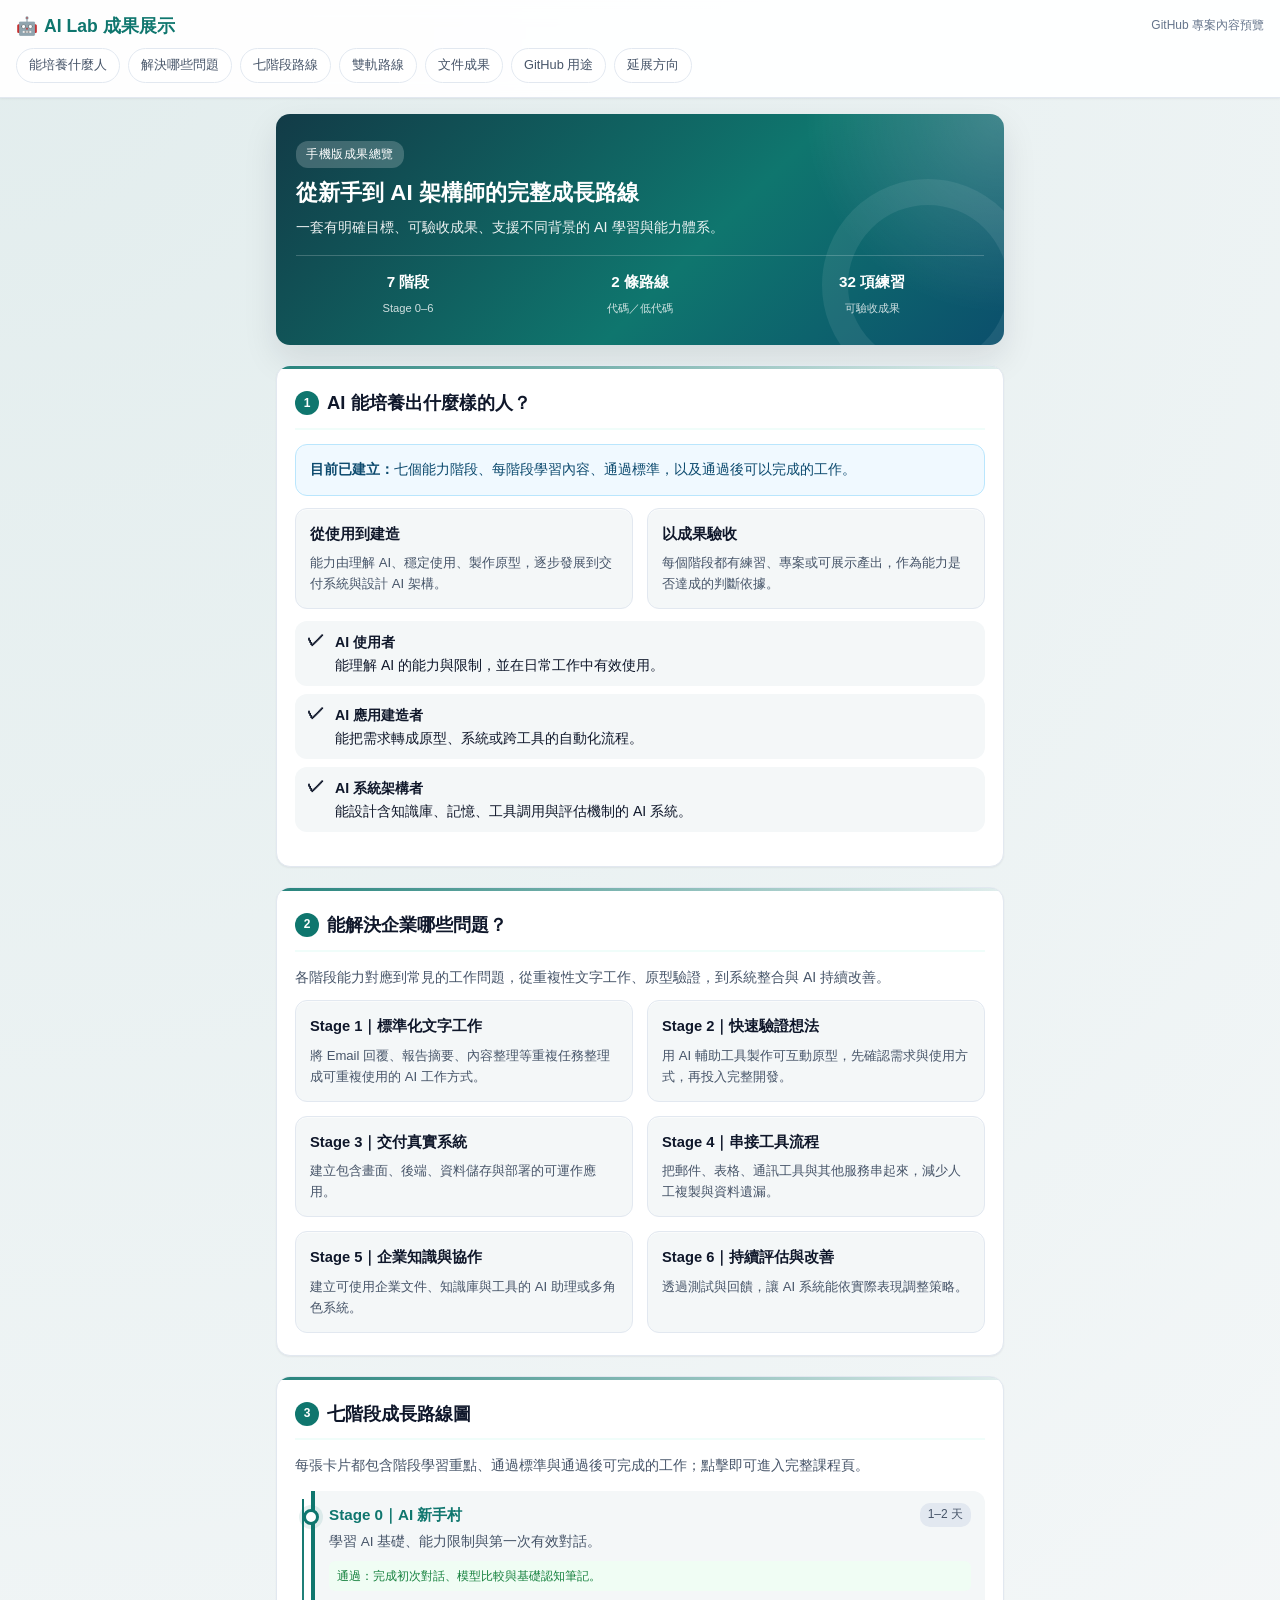
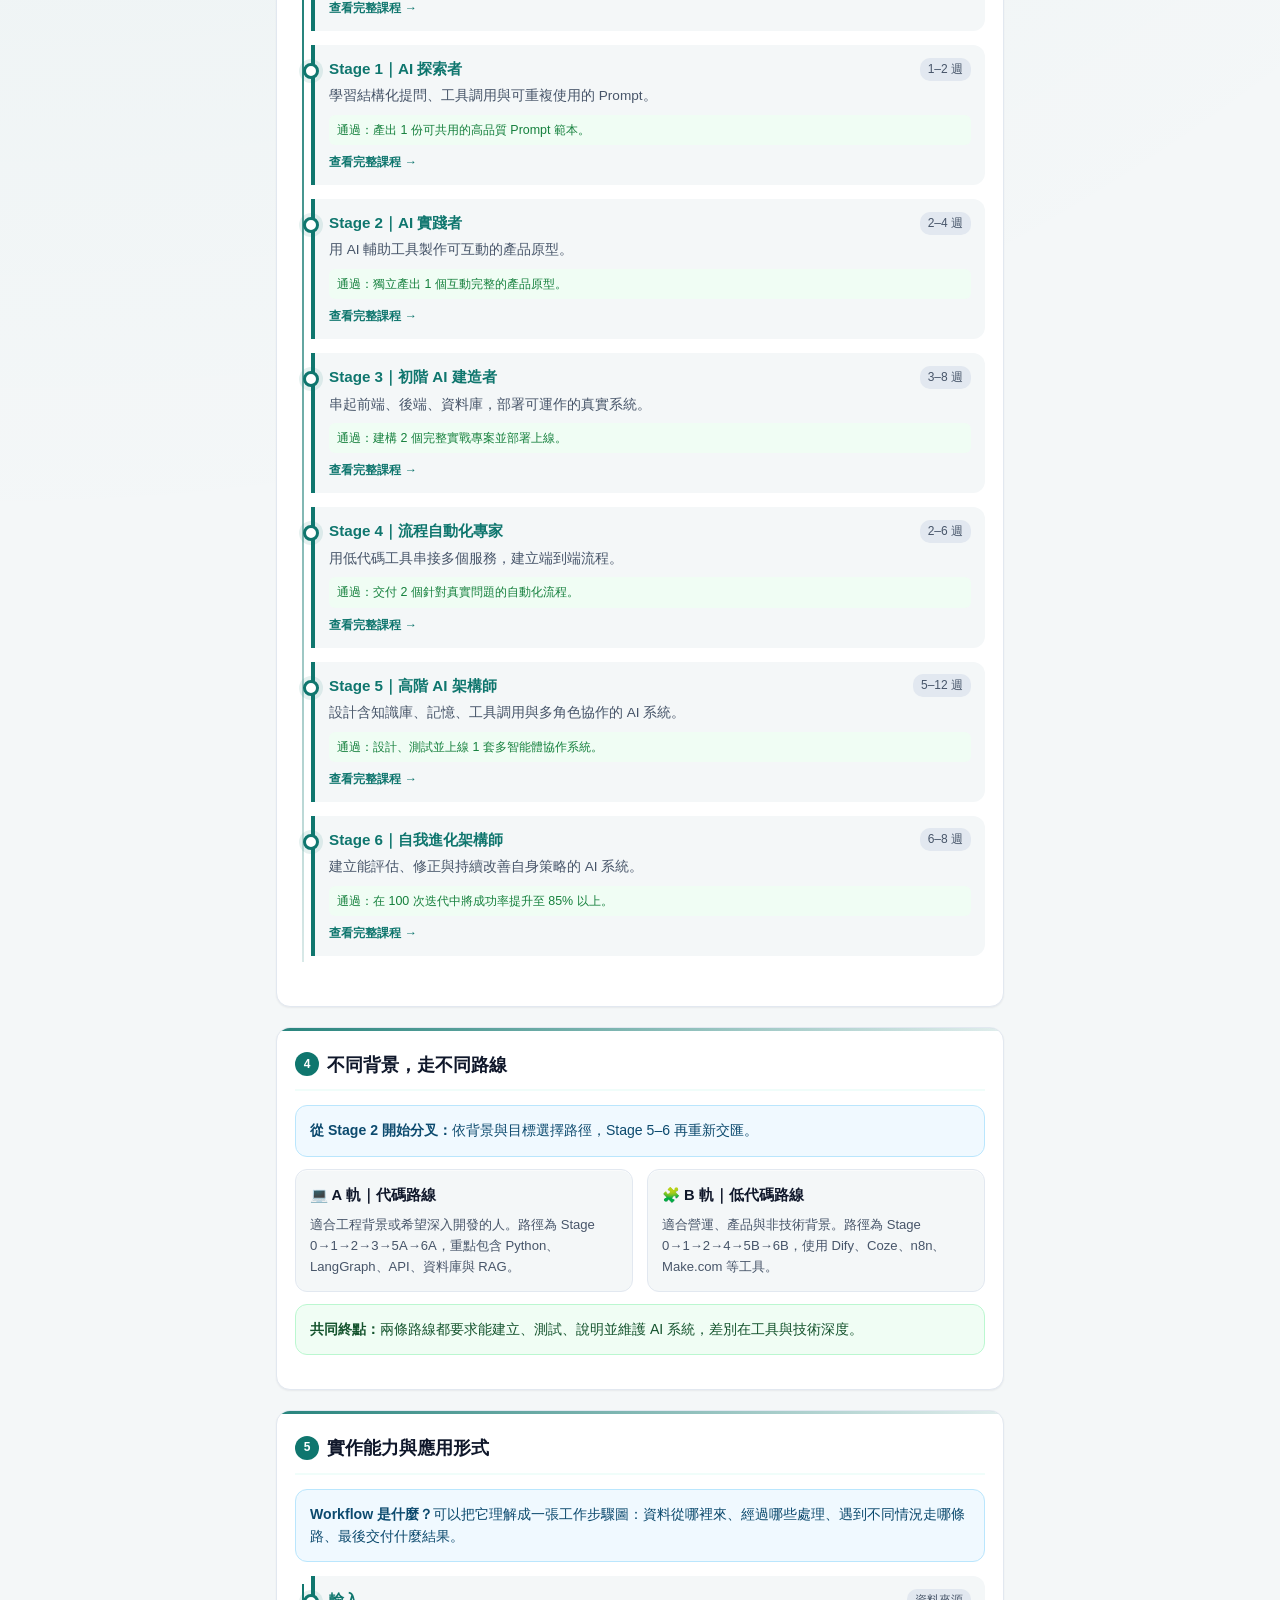
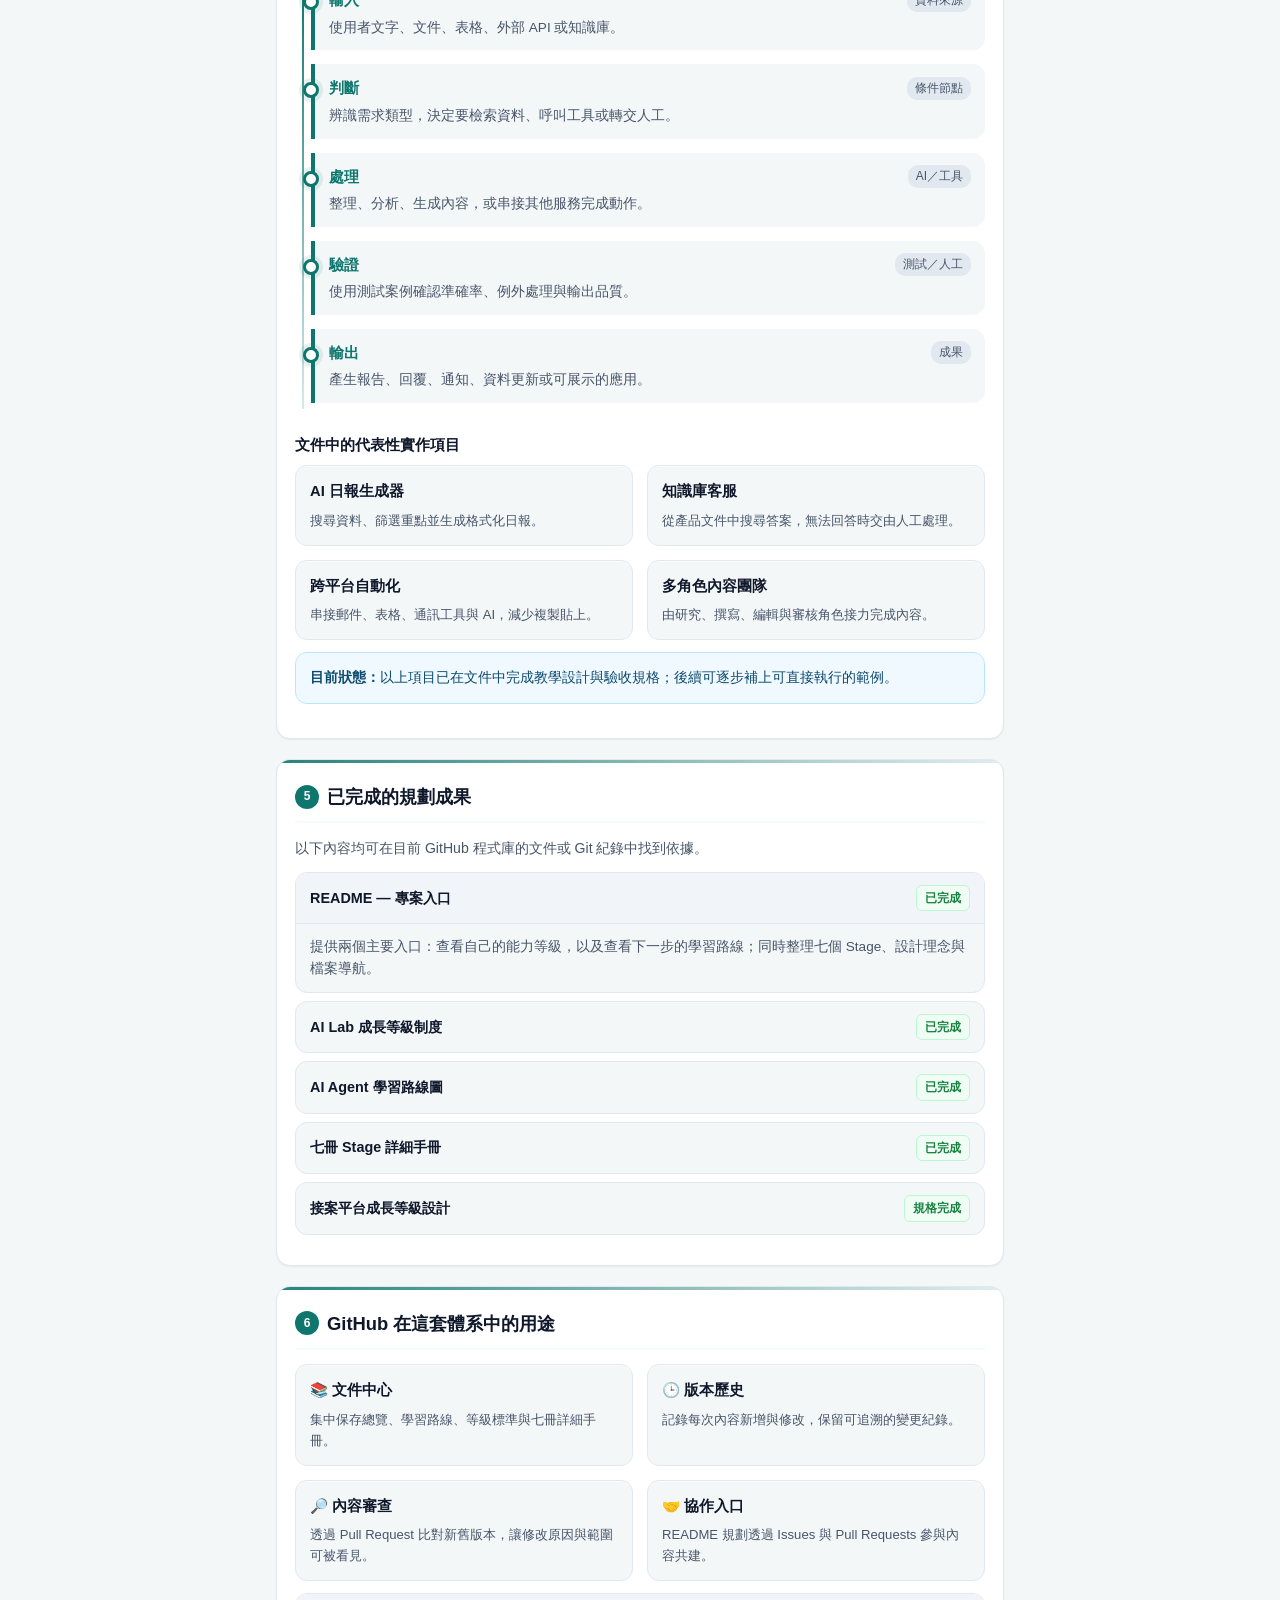
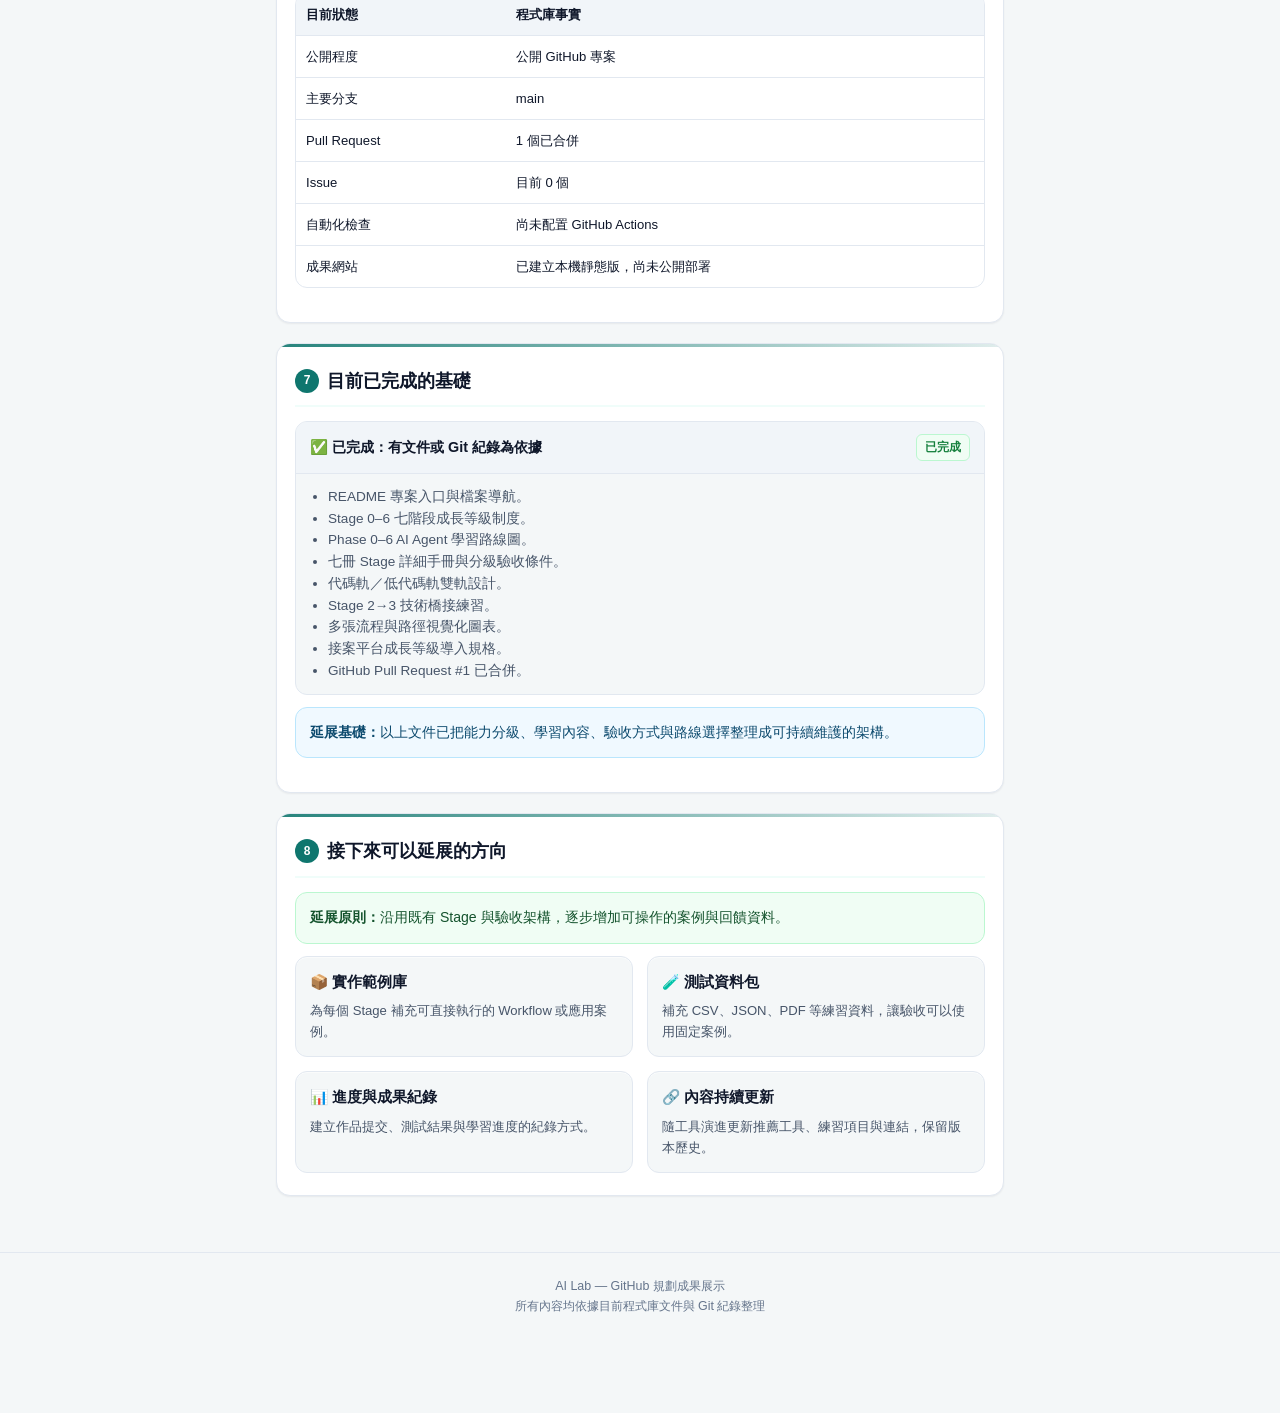
<file: docs/index.html>
<!DOCTYPE html>
<html lang="zh-TW">
<head>
  <meta charset="UTF-8">
  <meta name="viewport" content="width=device-width, initial-scale=1.0">
  <meta http-equiv="refresh" content="0; url=ai-lab-showcase/index.html">
  <meta name="description" content="AI Lab GitHub 規劃成果展示入口。">
  <title>AI Lab｜成果展示入口</title>
  <style>
    body {
      margin: 0;
      min-height: 100vh;
      display: grid;
      place-items: center;
      padding: 24px;
      box-sizing: border-box;
      font-family: -apple-system, BlinkMacSystemFont, "Segoe UI", "Microsoft JhengHei", sans-serif;
      color: #0f172a;
      background: #f8fafc;
      text-align: center;
    }
    a { color: #1e40af; font-weight: 700; }
  </style>
</head>
<body>
  <main>
    <p>正在開啟 AI Lab 成果展示……</p>
    <p><a href="ai-lab-showcase/index.html">如果沒有自動開啟，請點此進入</a></p>
  </main>
</body>
</html>
</file>
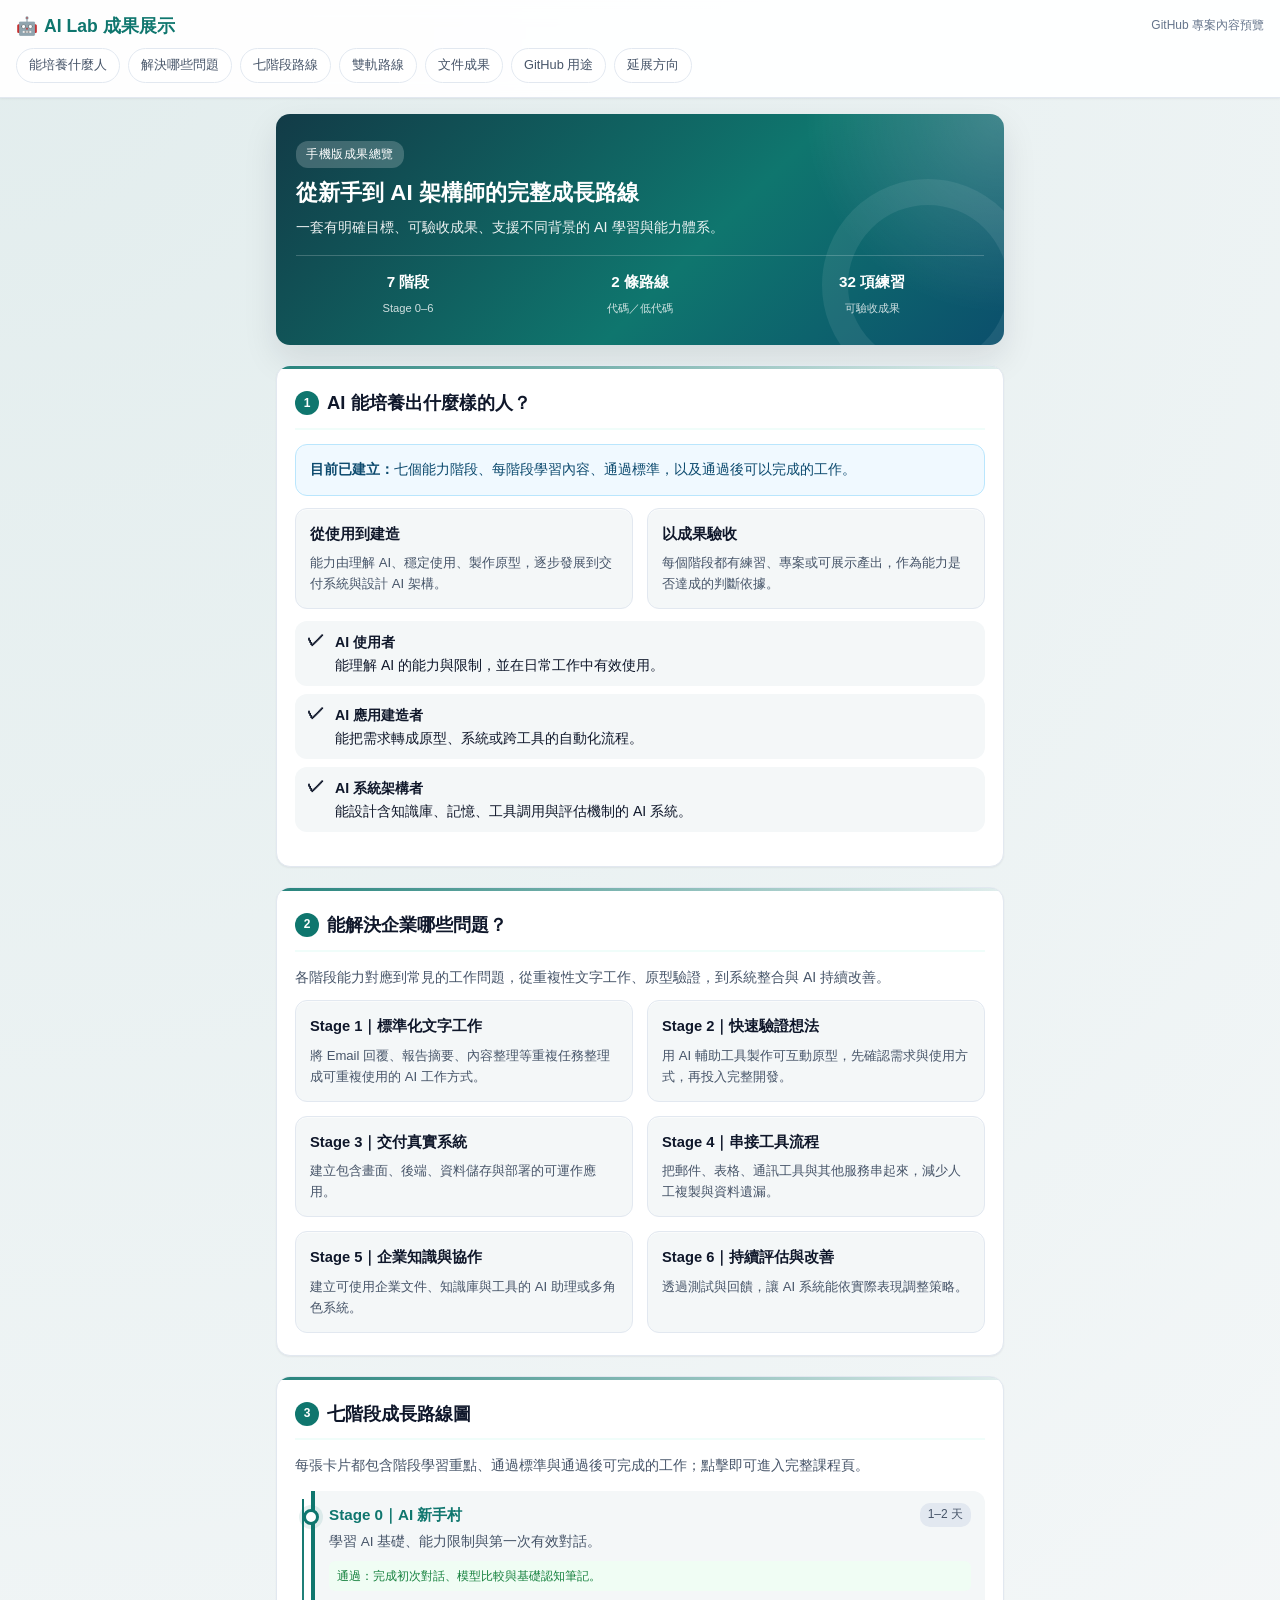
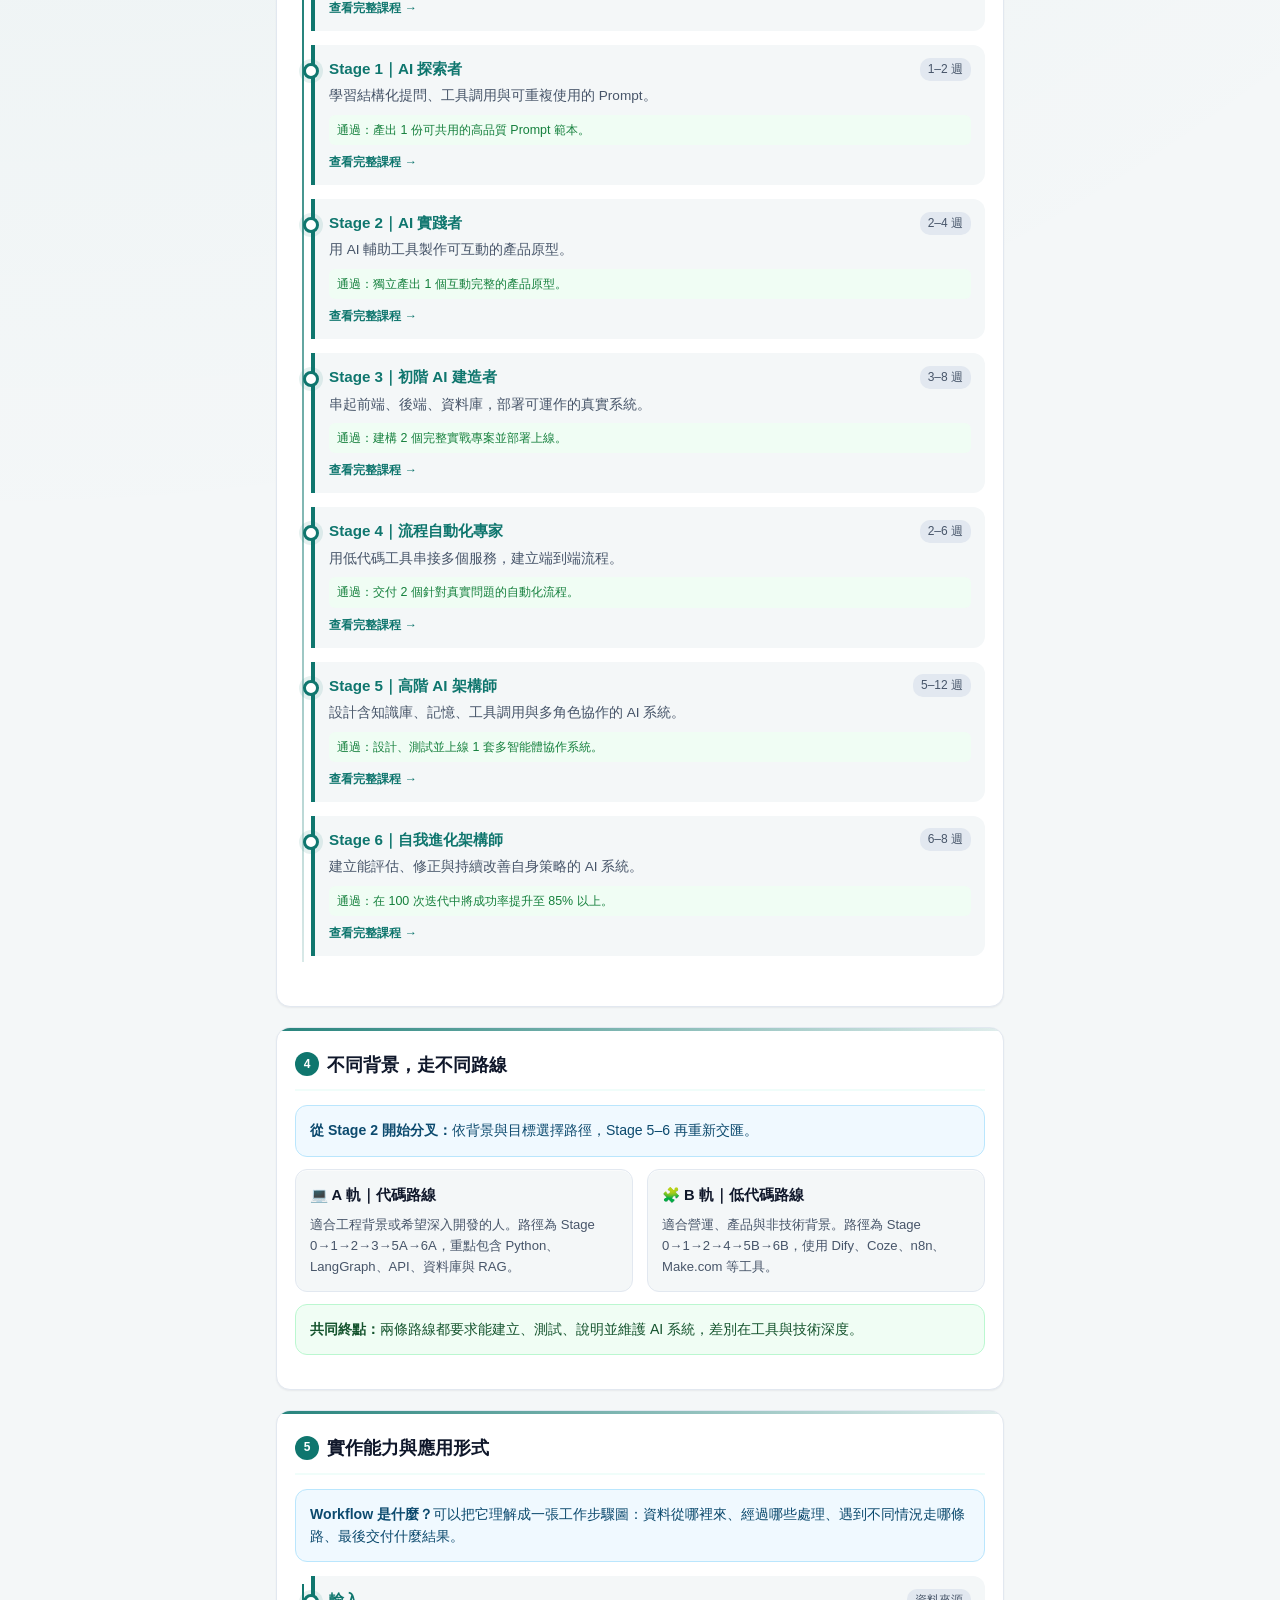
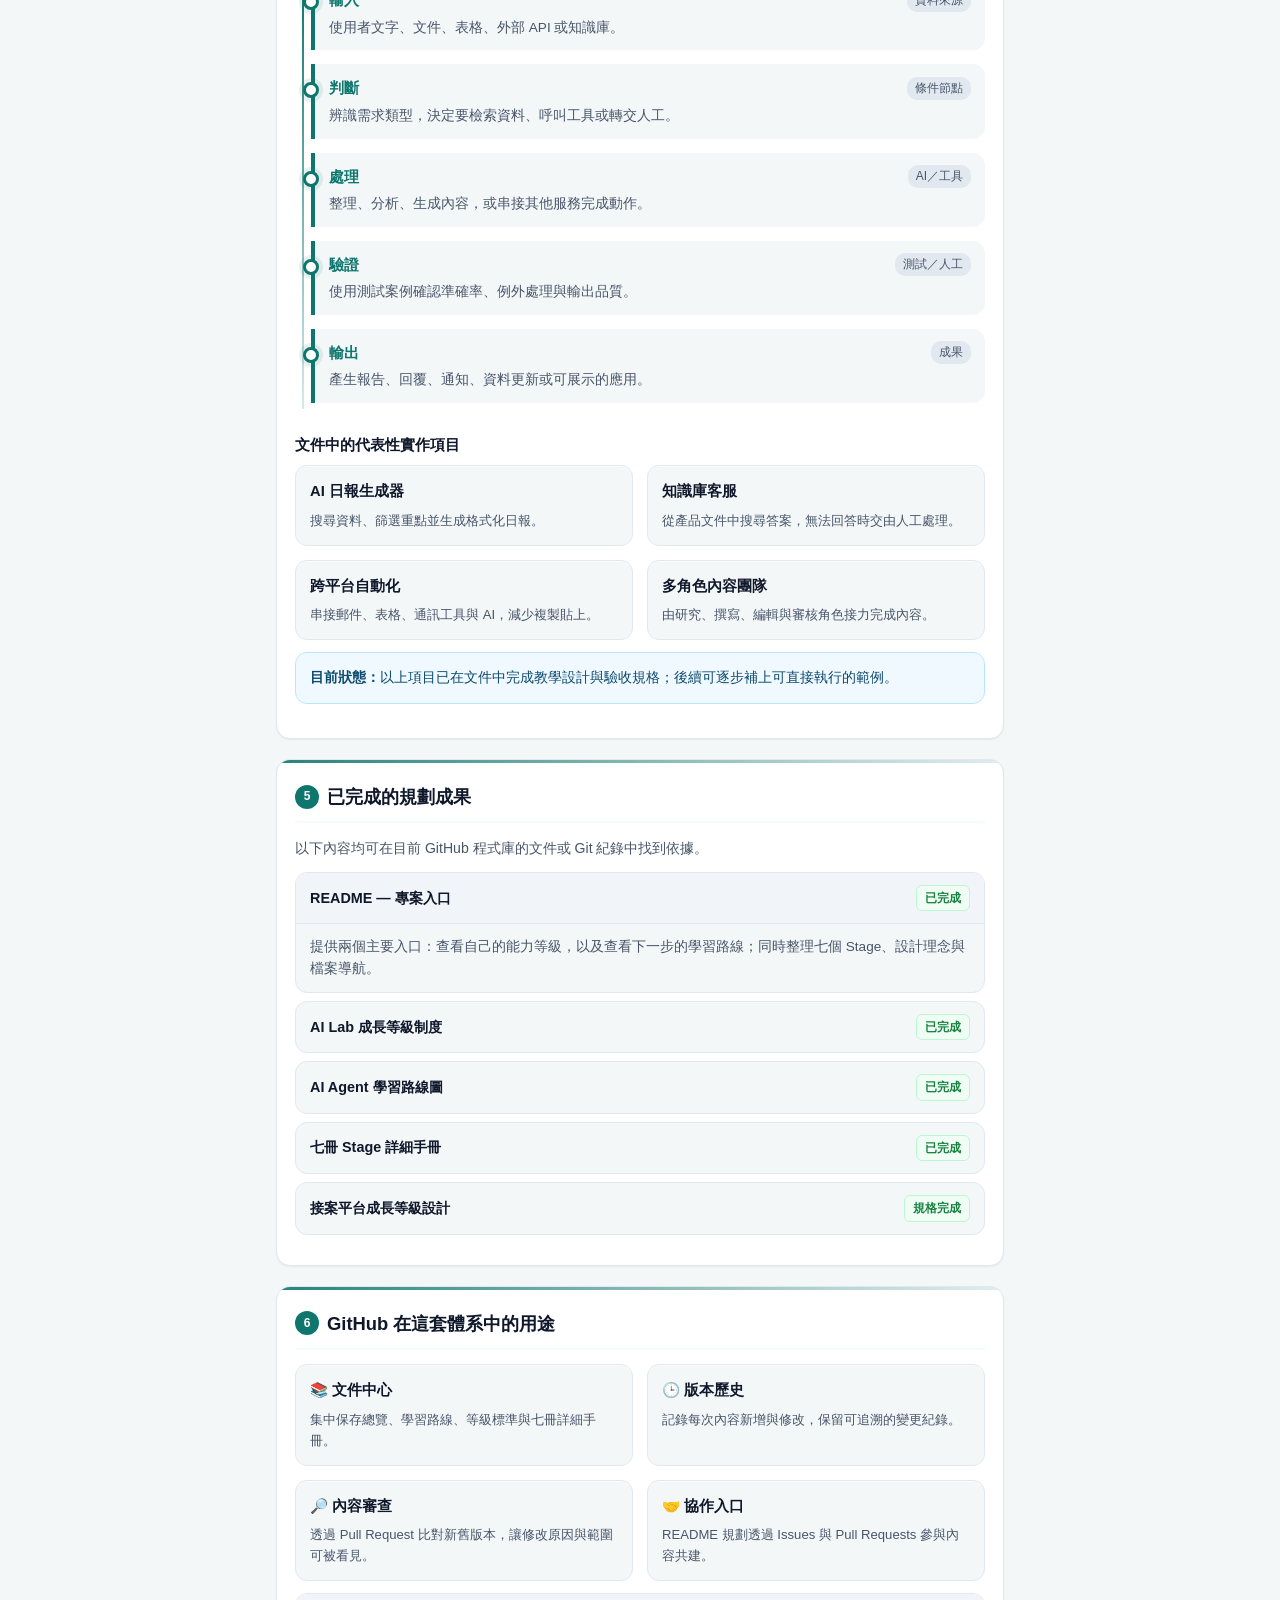
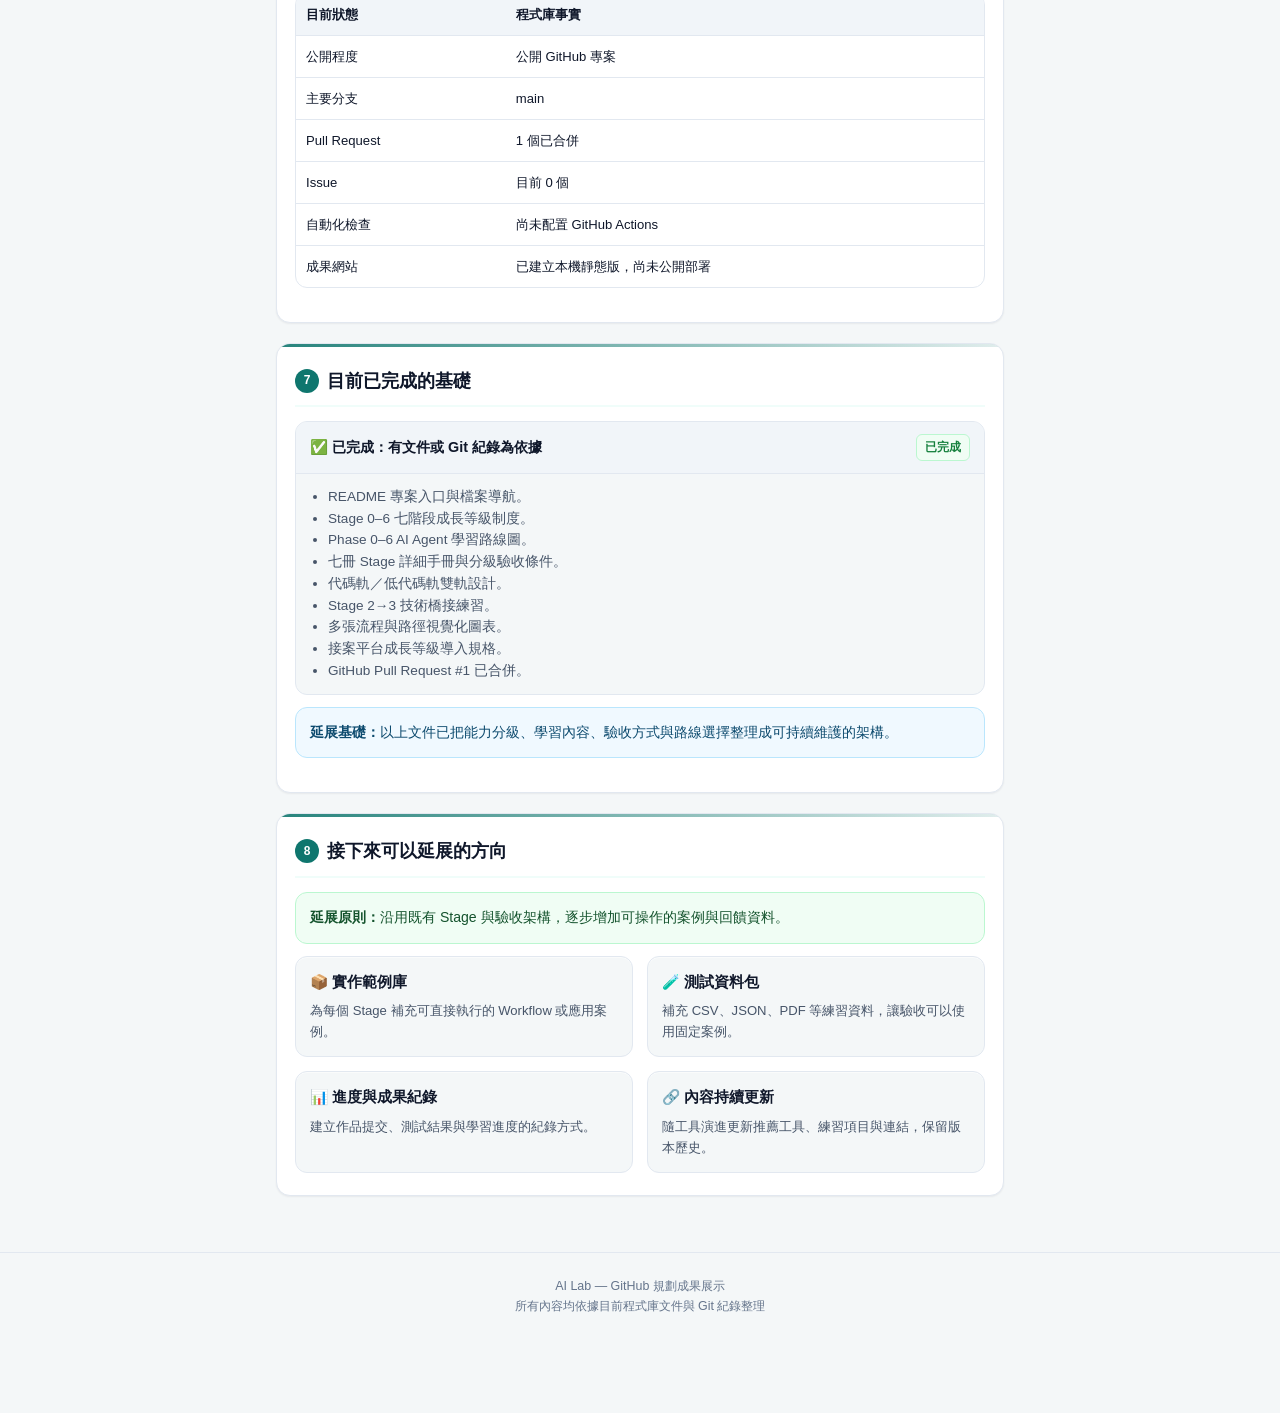
<file: docs/ai-lab-showcase/index.html>
<!DOCTYPE html>
<html lang="zh-TW">
<head>
  <meta charset="UTF-8">
  <meta name="viewport" content="width=device-width, initial-scale=1.0">
  <meta name="description" content="AI Lab GitHub 專案規劃成果的手機版展示。">
  <title>AI Lab — GitHub 規劃成果展示</title>
  <link rel="stylesheet" href="style.css">
</head>
<body>
  <header>
    <div class="brand">
      <div class="brand-title"><span>🤖</span> AI Lab 成果展示</div>
      <div class="brand-subtitle">GitHub 專案內容預覽</div>
    </div>
    <nav class="nav-scroll" aria-label="頁面導覽">
      <a href="#what" class="nav-chip">能培養什麼人</a>
      <a href="#problems" class="nav-chip">解決哪些問題</a>
      <a href="#stages" class="nav-chip">七階段路線</a>
      <a href="#tracks" class="nav-chip">雙軌路線</a>
      <a href="#files" class="nav-chip">文件成果</a>
      <a href="#github" class="nav-chip">GitHub 用途</a>
      <a href="#next" class="nav-chip">延展方向</a>
    </nav>
  </header>

  <main class="container">
    <section class="hero" aria-labelledby="hero-title">
      <span class="hero-tag">手機版成果總覽</span>
      <h1 id="hero-title">從新手到 AI 架構師的完整成長路線</h1>
      <p>一套有明確目標、可驗收成果、支援不同背景的 AI 學習與能力體系。</p>
      <div class="meta-bar">
        <div class="meta-item"><strong>7 階段</strong><span>Stage 0–6</span></div>
        <div class="meta-item"><strong>2 條路線</strong><span>代碼／低代碼</span></div>
        <div class="meta-item"><strong>32 項練習</strong><span>可驗收成果</span></div>
      </div>
    </section>

    <section id="what" class="section-card">
      <div class="section-header">
        <div class="section-num">1</div>
        <h2 class="section-title">AI 能培養出什麼樣的人？</h2>
      </div>
      <div class="callout callout-info">
        <strong>目前已建立：</strong>七個能力階段、每階段學習內容、通過標準，以及通過後可以完成的工作。
      </div>
      <div class="grid-2">
        <article class="subcard">
          <h4>從使用到建造</h4>
          <p>能力由理解 AI、穩定使用、製作原型，逐步發展到交付系統與設計 AI 架構。</p>
        </article>
        <article class="subcard">
          <h4>以成果驗收</h4>
          <p>每個階段都有練習、專案或可展示產出，作為能力是否達成的判斷依據。</p>
        </article>
      </div>
      <ul class="checklist">
        <li class="checklist-item"><span class="checklist-icon">✓</span><div><strong>AI 使用者</strong><br>能理解 AI 的能力與限制，並在日常工作中有效使用。</div></li>
        <li class="checklist-item"><span class="checklist-icon">✓</span><div><strong>AI 應用建造者</strong><br>能把需求轉成原型、系統或跨工具的自動化流程。</div></li>
        <li class="checklist-item"><span class="checklist-icon">✓</span><div><strong>AI 系統架構者</strong><br>能設計含知識庫、記憶、工具調用與評估機制的 AI 系統。</div></li>
      </ul>
    </section>

    <section id="problems" class="section-card">
      <div class="section-header">
        <div class="section-num">2</div>
        <h2 class="section-title">能解決企業哪些問題？</h2>
      </div>
      <p style="font-size:0.88rem;color:var(--text-secondary);margin-bottom:12px;">各階段能力對應到常見的工作問題，從重複性文字工作、原型驗證，到系統整合與 AI 持續改善。</p>
      <div class="grid-2">
        <article class="subcard"><h4>Stage 1｜標準化文字工作</h4><p>將 Email 回覆、報告摘要、內容整理等重複任務整理成可重複使用的 AI 工作方式。</p></article>
        <article class="subcard"><h4>Stage 2｜快速驗證想法</h4><p>用 AI 輔助工具製作可互動原型，先確認需求與使用方式，再投入完整開發。</p></article>
        <article class="subcard"><h4>Stage 3｜交付真實系統</h4><p>建立包含畫面、後端、資料儲存與部署的可運作應用。</p></article>
        <article class="subcard"><h4>Stage 4｜串接工具流程</h4><p>把郵件、表格、通訊工具與其他服務串起來，減少人工複製與資料遺漏。</p></article>
        <article class="subcard"><h4>Stage 5｜企業知識與協作</h4><p>建立可使用企業文件、知識庫與工具的 AI 助理或多角色系統。</p></article>
        <article class="subcard"><h4>Stage 6｜持續評估與改善</h4><p>透過測試與回饋，讓 AI 系統能依實際表現調整策略。</p></article>
      </div>
    </section>

    <section id="files" class="section-card">
      <div class="section-header">
        <div class="section-num">5</div>
        <h2 class="section-title">已完成的規劃成果</h2>
      </div>
      <p style="font-size:0.88rem;color:var(--text-secondary);margin-bottom:12px;">以下內容均可在目前 GitHub 程式庫的文件或 Git 紀錄中找到依據。</p>

      <details open>
        <summary><span>README — 專案入口</span><span class="badge badge-completed">已完成</span></summary>
        <div class="details-content">
          <p>提供兩個主要入口：查看自己的能力等級，以及查看下一步的學習路線；同時整理七個 Stage、設計理念與檔案導航。</p>
        </div>
      </details>
      <details>
        <summary><span>AI Lab 成長等級制度</span><span class="badge badge-completed">已完成</span></summary>
        <div class="details-content">
          <p>定義 Stage 0–6 的名稱、能力描述、通過標準、升階條件、不同背景的推薦路線，以及高階學習者協助初階學習者的互助機制。</p>
        </div>
      </details>
      <details>
        <summary><span>AI Agent 學習路線圖</span><span class="badge badge-completed">已完成</span></summary>
        <div class="details-content">
          <p>依 Phase 0–6 排列學習內容，涵蓋 AI 基礎、提示詞、低代碼原型、程式開發、流程自動化、知識庫、多 Agent 協作與自我改進機制。</p>
        </div>
      </details>
      <details>
        <summary><span>七冊 Stage 詳細手冊</span><span class="badge badge-completed">已完成</span></summary>
        <div class="details-content">
          <p>每冊包含階段定位、前置條件、知識點、技能要求、推薦工具、練習項目、通過標準、升階條件與學習資源。</p>
        </div>
      </details>
      <details>
        <summary><span>接案平台成長等級設計</span><span class="badge badge-completed">規格完成</span></summary>
        <div class="details-content">
          <p>把七個能力等級對應到可承接的項目類型，例如內容整理、原型製作、全端系統、自動化流程、知識庫與進階 AI 系統。</p>
        </div>
      </details>
    </section>

    <section id="stages" class="section-card">
      <div class="section-header">
        <div class="section-num">3</div>
        <h2 class="section-title">七階段成長路線圖</h2>
      </div>
      <p style="font-size:0.88rem;color:var(--text-secondary);margin-bottom:12px;">每張卡片都包含階段學習重點、通過標準與通過後可完成的工作；點擊即可進入完整課程頁。</p>
      <div class="process-flow">
        <a href="stages/stage-0.html" class="flow-step flow-step-link" aria-label="開啟 Stage 0 AI 新手村課程"><div class="step-head"><span class="step-title">Stage 0｜AI 新手村</span><span class="step-actor">1–2 天</span></div><div class="step-desc">學習 AI 基礎、能力限制與第一次有效對話。</div><div class="step-pass">通過：完成初次對話、模型比較與基礎認知筆記。</div><span class="step-link-hint">查看完整課程 →</span></a>
        <a href="stages/stage-1.html" class="flow-step flow-step-link" aria-label="開啟 Stage 1 AI 探索者課程"><div class="step-head"><span class="step-title">Stage 1｜AI 探索者</span><span class="step-actor">1–2 週</span></div><div class="step-desc">學習結構化提問、工具調用與可重複使用的 Prompt。</div><div class="step-pass">通過：產出 1 份可共用的高品質 Prompt 範本。</div><span class="step-link-hint">查看完整課程 →</span></a>
        <a href="stages/stage-2.html" class="flow-step flow-step-link" aria-label="開啟 Stage 2 AI 實踐者課程"><div class="step-head"><span class="step-title">Stage 2｜AI 實踐者</span><span class="step-actor">2–4 週</span></div><div class="step-desc">用 AI 輔助工具製作可互動的產品原型。</div><div class="step-pass">通過：獨立產出 1 個互動完整的產品原型。</div><span class="step-link-hint">查看完整課程 →</span></a>
        <a href="stages/stage-3.html" class="flow-step flow-step-link" aria-label="開啟 Stage 3 初階 AI 建造者課程"><div class="step-head"><span class="step-title">Stage 3｜初階 AI 建造者</span><span class="step-actor">3–8 週</span></div><div class="step-desc">串起前端、後端、資料庫，部署可運作的真實系統。</div><div class="step-pass">通過：建構 2 個完整實戰專案並部署上線。</div><span class="step-link-hint">查看完整課程 →</span></a>
        <a href="stages/stage-4.html" class="flow-step flow-step-link" aria-label="開啟 Stage 4 流程自動化專家課程"><div class="step-head"><span class="step-title">Stage 4｜流程自動化專家</span><span class="step-actor">2–6 週</span></div><div class="step-desc">用低代碼工具串接多個服務，建立端到端流程。</div><div class="step-pass">通過：交付 2 個針對真實問題的自動化流程。</div><span class="step-link-hint">查看完整課程 →</span></a>
        <a href="stages/stage-5.html" class="flow-step flow-step-link" aria-label="開啟 Stage 5 高階 AI 架構師課程"><div class="step-head"><span class="step-title">Stage 5｜高階 AI 架構師</span><span class="step-actor">5–12 週</span></div><div class="step-desc">設計含知識庫、記憶、工具調用與多角色協作的 AI 系統。</div><div class="step-pass">通過：設計、測試並上線 1 套多智能體協作系統。</div><span class="step-link-hint">查看完整課程 →</span></a>
        <a href="stages/stage-6.html" class="flow-step flow-step-link" aria-label="開啟 Stage 6 自我進化架構師課程"><div class="step-head"><span class="step-title">Stage 6｜自我進化架構師</span><span class="step-actor">6–8 週</span></div><div class="step-desc">建立能評估、修正與持續改善自身策略的 AI 系統。</div><div class="step-pass">通過：在 100 次迭代中將成功率提升至 85% 以上。</div><span class="step-link-hint">查看完整課程 →</span></a>
      </div>
    </section>

    <section id="tracks" class="section-card">
      <div class="section-header">
        <div class="section-num">4</div>
        <h2 class="section-title">不同背景，走不同路線</h2>
      </div>
      <div class="callout callout-info"><strong>從 Stage 2 開始分叉：</strong>依背景與目標選擇路徑，Stage 5–6 再重新交匯。</div>
      <div class="grid-2">
        <article class="subcard">
          <h4>💻 A 軌｜代碼路線</h4>
          <p>適合工程背景或希望深入開發的人。路徑為 Stage 0→1→2→3→5A→6A，重點包含 Python、LangGraph、API、資料庫與 RAG。</p>
        </article>
        <article class="subcard">
          <h4>🧩 B 軌｜低代碼路線</h4>
          <p>適合營運、產品與非技術背景。路徑為 Stage 0→1→2→4→5B→6B，使用 Dify、Coze、n8n、Make.com 等工具。</p>
        </article>
      </div>
      <div class="callout callout-success"><strong>共同終點：</strong>兩條路線都要求能建立、測試、說明並維護 AI 系統，差別在工具與技術深度。</div>
    </section>

    <section id="practice" class="section-card">
      <div class="section-header">
        <div class="section-num">5</div>
        <h2 class="section-title">實作能力與應用形式</h2>
      </div>
      <div class="callout callout-info">
        <strong>Workflow 是什麼？</strong>可以把它理解成一張工作步驟圖：資料從哪裡來、經過哪些處理、遇到不同情況走哪條路、最後交付什麼結果。
      </div>
      <div class="process-flow">
        <article class="flow-step"><div class="step-head"><span class="step-title">輸入</span><span class="step-actor">資料來源</span></div><div class="step-desc">使用者文字、文件、表格、外部 API 或知識庫。</div></article>
        <article class="flow-step"><div class="step-head"><span class="step-title">判斷</span><span class="step-actor">條件節點</span></div><div class="step-desc">辨識需求類型，決定要檢索資料、呼叫工具或轉交人工。</div></article>
        <article class="flow-step"><div class="step-head"><span class="step-title">處理</span><span class="step-actor">AI／工具</span></div><div class="step-desc">整理、分析、生成內容，或串接其他服務完成動作。</div></article>
        <article class="flow-step"><div class="step-head"><span class="step-title">驗證</span><span class="step-actor">測試／人工</span></div><div class="step-desc">使用測試案例確認準確率、例外處理與輸出品質。</div></article>
        <article class="flow-step"><div class="step-head"><span class="step-title">輸出</span><span class="step-actor">成果</span></div><div class="step-desc">產生報告、回覆、通知、資料更新或可展示的應用。</div></article>
      </div>
      <h3 style="font-size:0.95rem;margin:16px 0 8px;">文件中的代表性實作項目</h3>
      <div class="grid-2">
        <article class="subcard"><h4>AI 日報生成器</h4><p>搜尋資料、篩選重點並生成格式化日報。</p></article>
        <article class="subcard"><h4>知識庫客服</h4><p>從產品文件中搜尋答案，無法回答時交由人工處理。</p></article>
        <article class="subcard"><h4>跨平台自動化</h4><p>串接郵件、表格、通訊工具與 AI，減少複製貼上。</p></article>
        <article class="subcard"><h4>多角色內容團隊</h4><p>由研究、撰寫、編輯與審核角色接力完成內容。</p></article>
      </div>
      <div class="callout callout-info"><strong>目前狀態：</strong>以上項目已在文件中完成教學設計與驗收規格；後續可逐步補上可直接執行的範例。</div>
    </section>

    <section id="github" class="section-card">
      <div class="section-header">
        <div class="section-num">6</div>
        <h2 class="section-title">GitHub 在這套體系中的用途</h2>
      </div>
      <div class="grid-2">
        <article class="subcard"><h4>📚 文件中心</h4><p>集中保存總覽、學習路線、等級標準與七冊詳細手冊。</p></article>
        <article class="subcard"><h4>🕒 版本歷史</h4><p>記錄每次內容新增與修改，保留可追溯的變更紀錄。</p></article>
        <article class="subcard"><h4>🔎 內容審查</h4><p>透過 Pull Request 比對新舊版本，讓修改原因與範圍可被看見。</p></article>
        <article class="subcard"><h4>🤝 協作入口</h4><p>README 規劃透過 Issues 與 Pull Requests 參與內容共建。</p></article>
      </div>
      <div class="table-wrapper">
        <table>
          <thead><tr><th>目前狀態</th><th>程式庫事實</th></tr></thead>
          <tbody>
            <tr><td>公開程度</td><td>公開 GitHub 專案</td></tr>
            <tr><td>主要分支</td><td>main</td></tr>
            <tr><td>Pull Request</td><td>1 個已合併</td></tr>
            <tr><td>Issue</td><td>目前 0 個</td></tr>
            <tr><td>自動化檢查</td><td>尚未配置 GitHub Actions</td></tr>
            <tr><td>成果網站</td><td>已建立本機靜態版，尚未公開部署</td></tr>
          </tbody>
        </table>
      </div>
    </section>

    <section id="foundation" class="section-card">
      <div class="section-header">
        <div class="section-num">7</div>
        <h2 class="section-title">目前已完成的基礎</h2>
      </div>
      <details open>
        <summary><span>✅ 已完成：有文件或 Git 紀錄為依據</span><span class="badge badge-completed">已完成</span></summary>
        <div class="details-content">
          <ul style="padding-left:18px;">
            <li>README 專案入口與檔案導航。</li>
            <li>Stage 0–6 七階段成長等級制度。</li>
            <li>Phase 0–6 AI Agent 學習路線圖。</li>
            <li>七冊 Stage 詳細手冊與分級驗收條件。</li>
            <li>代碼軌／低代碼軌雙軌設計。</li>
            <li>Stage 2→3 技術橋接練習。</li>
            <li>多張流程與路徑視覺化圖表。</li>
            <li>接案平台成長等級導入規格。</li>
            <li>GitHub Pull Request #1 已合併。</li>
          </ul>
        </div>
      </details>
      <div class="callout callout-info" style="margin-top:12px;"><strong>延展基礎：</strong>以上文件已把能力分級、學習內容、驗收方式與路線選擇整理成可持續維護的架構。</div>
    </section>

    <section id="next" class="section-card">
      <div class="section-header">
        <div class="section-num">8</div>
        <h2 class="section-title">接下來可以延展的方向</h2>
      </div>
      <div class="callout callout-success"><strong>延展原則：</strong>沿用既有 Stage 與驗收架構，逐步增加可操作的案例與回饋資料。</div>
      <div class="grid-2">
        <article class="subcard"><h4>📦 實作範例庫</h4><p>為每個 Stage 補充可直接執行的 Workflow 或應用案例。</p></article>
        <article class="subcard"><h4>🧪 測試資料包</h4><p>補充 CSV、JSON、PDF 等練習資料，讓驗收可以使用固定案例。</p></article>
        <article class="subcard"><h4>📊 進度與成果紀錄</h4><p>建立作品提交、測試結果與學習進度的紀錄方式。</p></article>
        <article class="subcard"><h4>🔗 內容持續更新</h4><p>隨工具演進更新推薦工具、練習項目與連結，保留版本歷史。</p></article>
      </div>
    </section>
  </main>

  <footer>
    AI Lab — GitHub 規劃成果展示<br>
    所有內容均依據目前程式庫文件與 Git 紀錄整理
  </footer>
</body>
</html>
</file>
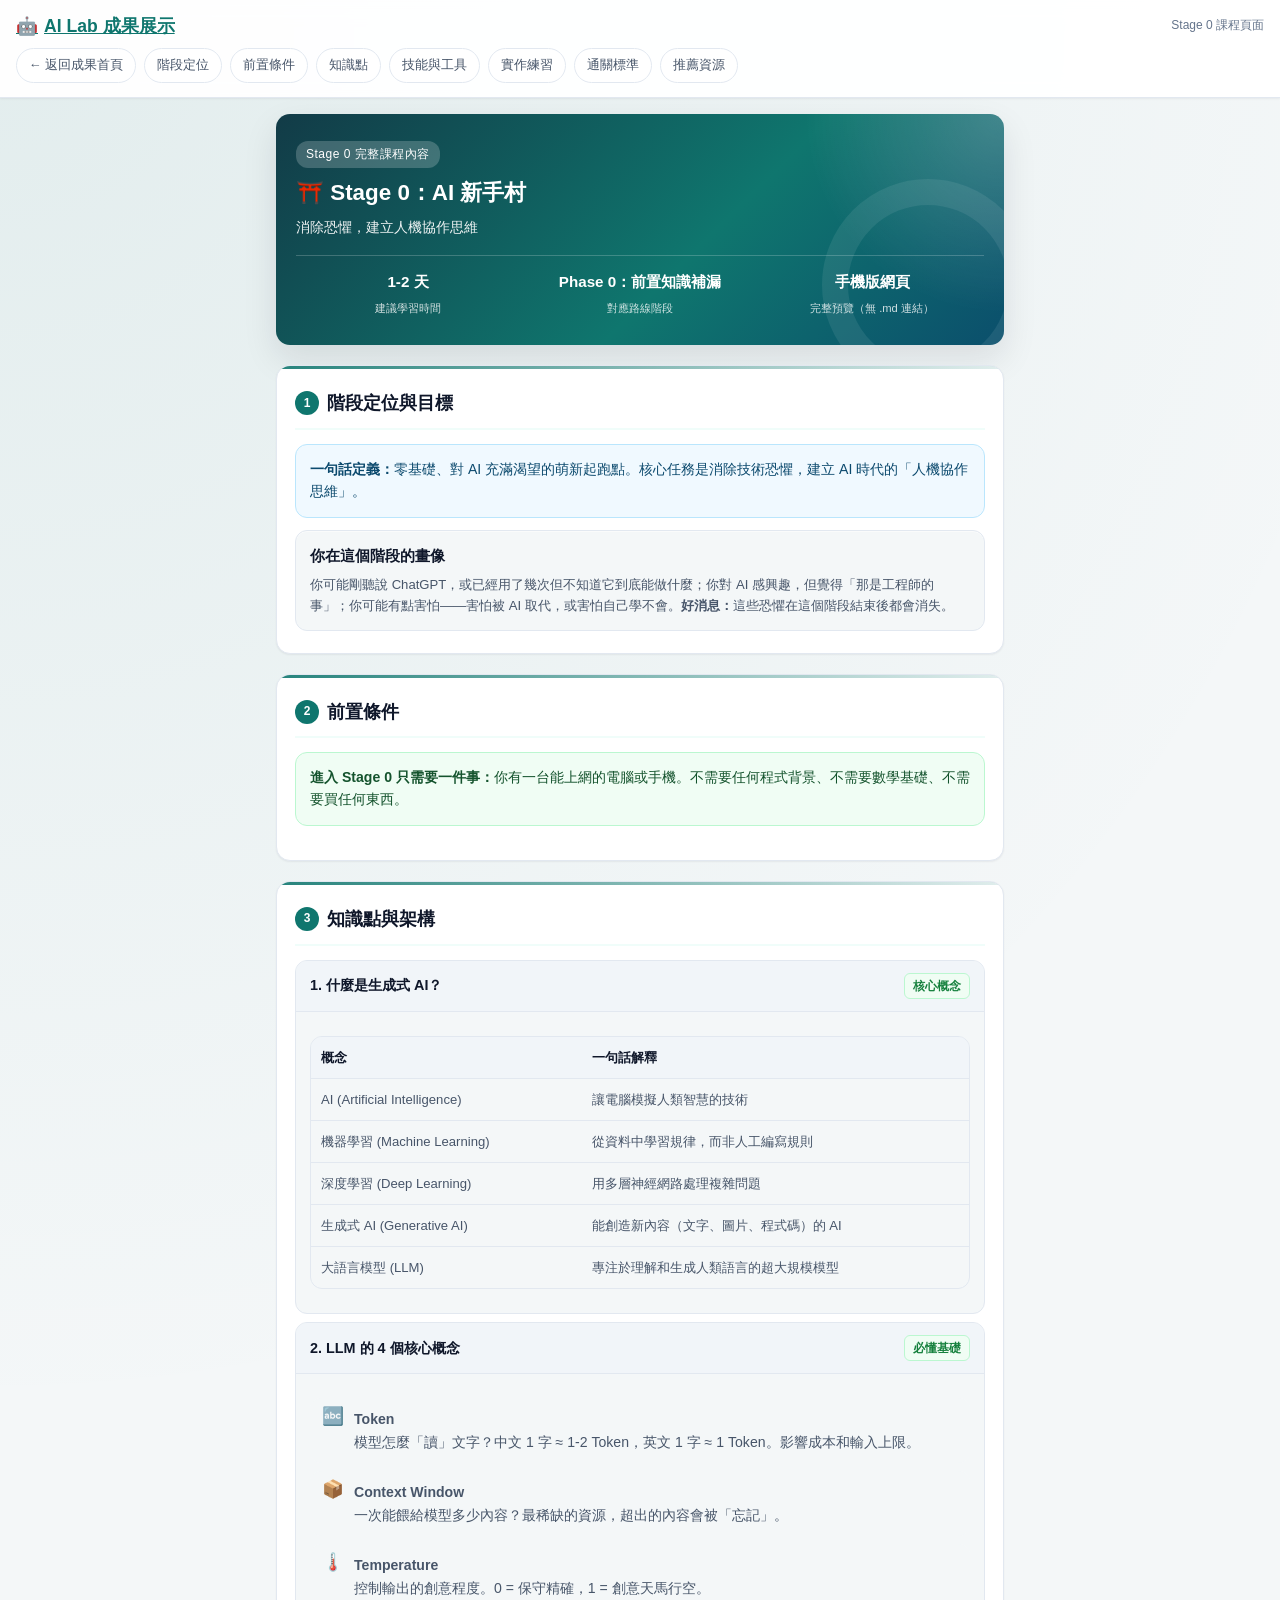
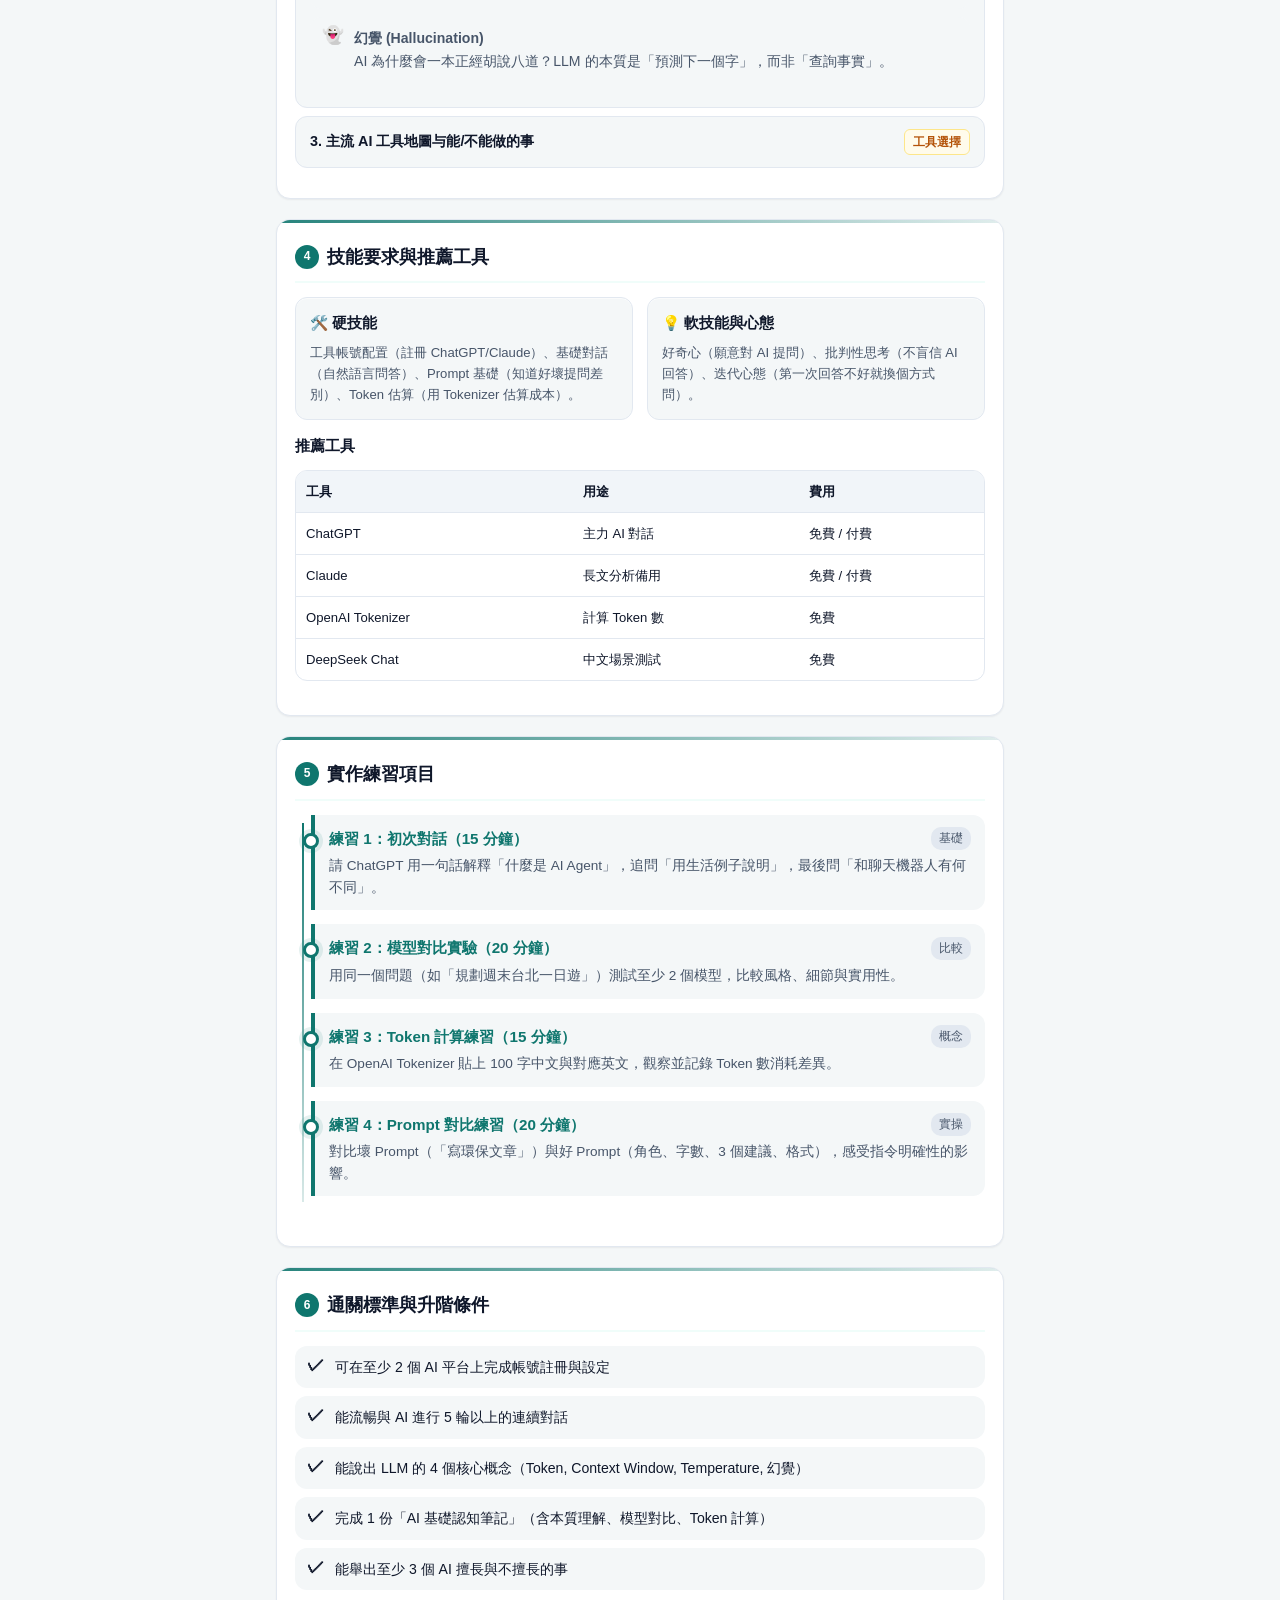
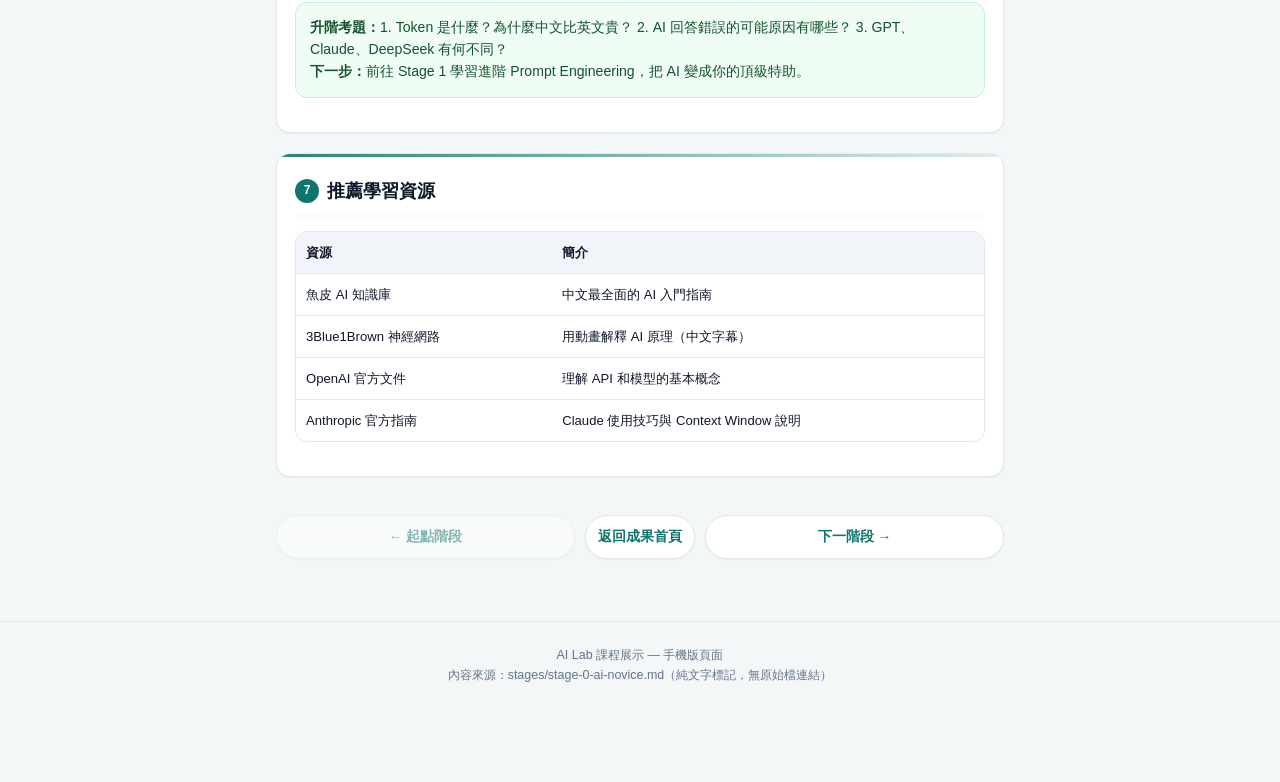
<file: docs/ai-lab-showcase/stages/stage-0.html>
<!DOCTYPE html>
<html lang="zh-TW">
<head>
  <meta charset="UTF-8">
  <meta name="viewport" content="width=device-width, initial-scale=1.0">
  <meta name="description" content="AI Lab ⛩️ Stage 0：AI 新手村 完整課程展示頁面。">
  <title>⛩️ Stage 0：AI 新手村 — AI Lab 課程展示</title>
  <link rel="stylesheet" href="../style.css">
</head>
<body>
  <header>
    <div class="brand">
      <a href="../index.html" class="brand-title"><span>🤖</span> AI Lab 成果展示</a>
      <div class="brand-subtitle">Stage 0 課程頁面</div>
    </div>
    <nav class="nav-scroll" aria-label="頁面導覽">
      <a href="../index.html" class="nav-chip">← 返回成果首頁</a>
      <a href="#positioning" class="nav-chip">階段定位</a>
      <a href="#prerequisites" class="nav-chip">前置條件</a>
      <a href="#knowledge" class="nav-chip">知識點</a>
      <a href="#skills" class="nav-chip">技能與工具</a>
      <a href="#practices" class="nav-chip">實作練習</a>
      <a href="#criteria" class="nav-chip">通關標準</a>
      <a href="#resources" class="nav-chip">推薦資源</a>
    </nav>
  </header>

  <main class="container">
    <section class="hero">
      <span class="hero-tag">Stage 0 完整課程內容</span>
      <h1>⛩️ Stage 0：AI 新手村</h1>
      <p>消除恐懼，建立人機協作思維</p>
      <div class="meta-bar">
        <div class="meta-item"><strong>1-2 天</strong><span>建議學習時間</span></div>
        <div class="meta-item"><strong>Phase 0：前置知識補漏</strong><span>對應路線階段</span></div>
        <div class="meta-item"><strong>手機版網頁</strong><span>完整預覽（無 .md 連結）</span></div>
      </div>
    </section>

    
    <section id="positioning" class="section-card">
      <div class="section-header">
        <div class="section-num">1</div>
        <h2 class="section-title">階段定位與目標</h2>
      </div>
      <div class="callout callout-info">
        <strong>一句話定義：</strong>零基礎、對 AI 充滿渴望的萌新起跑點。核心任務是消除技術恐懼，建立 AI 時代的「人機協作思維」。
      </div>
      <div class="subcard">
        <h4>你在這個階段的畫像</h4>
        <p>你可能剛聽說 ChatGPT，或已經用了幾次但不知道它到底能做什麼；你對 AI 感興趣，但覺得「那是工程師的事」；你可能有點害怕——害怕被 AI 取代，或害怕自己學不會。<strong>好消息：</strong>這些恐懼在這個階段結束後都會消失。</p>
      </div>
    </section>

    <section id="prerequisites" class="section-card">
      <div class="section-header">
        <div class="section-num">2</div>
        <h2 class="section-title">前置條件</h2>
      </div>
      <div class="callout callout-success">
        <strong>進入 Stage 0 只需要一件事：</strong>你有一台能上網的電腦或手機。不需要任何程式背景、不需要數學基礎、不需要買任何東西。
      </div>
    </section>

    <section id="knowledge" class="section-card">
      <div class="section-header">
        <div class="section-num">3</div>
        <h2 class="section-title">知識點與架構</h2>
      </div>

      <details open>
        <summary><span>1. 什麼是生成式 AI？</span><span class="badge badge-completed">核心概念</span></summary>
        <div class="details-content">
          <div class="table-wrapper">
            <table>
              <thead><tr><th>概念</th><th>一句話解釋</th></tr></thead>
              <tbody>
                <tr><td>AI (Artificial Intelligence)</td><td>讓電腦模擬人類智慧的技術</td></tr>
                <tr><td>機器學習 (Machine Learning)</td><td>從資料中學習規律，而非人工編寫規則</td></tr>
                <tr><td>深度學習 (Deep Learning)</td><td>用多層神經網路處理複雜問題</td></tr>
                <tr><td>生成式 AI (Generative AI)</td><td>能創造新內容（文字、圖片、程式碼）的 AI</td></tr>
                <tr><td>大語言模型 (LLM)</td><td>專注於理解和生成人類語言的超大規模模型</td></tr>
              </tbody>
            </table>
          </div>
        </div>
      </details>

      <details open>
        <summary><span>2. LLM 的 4 個核心概念</span><span class="badge badge-completed">必懂基礎</span></summary>
        <div class="details-content">
          <ul class="checklist">
            <li class="checklist-item"><span class="checklist-icon">🔤</span><div><strong>Token</strong><br>模型怎麼「讀」文字？中文 1 字 ≈ 1-2 Token，英文 1 字 ≈ 1 Token。影響成本和輸入上限。</div></li>
            <li class="checklist-item"><span class="checklist-icon">📦</span><div><strong>Context Window</strong><br>一次能餵給模型多少內容？最稀缺的資源，超出的內容會被「忘記」。</div></li>
            <li class="checklist-item"><span class="checklist-icon">🌡️</span><div><strong>Temperature</strong><br>控制輸出的創意程度。0 = 保守精確，1 = 創意天馬行空。</div></li>
            <li class="checklist-item"><span class="checklist-icon">👻</span><div><strong>幻覺 (Hallucination)</strong><br>AI 為什麼會一本正經胡說八道？LLM 的本質是「預測下一個字」，而非「查詢事實」。</div></li>
          </ul>
        </div>
      </details>

      <details>
        <summary><span>3. 主流 AI 工具地圖与能/不能做的事</span><span class="badge badge-progress">工具選擇</span></summary>
        <div class="details-content">
          <p><strong>主流工具：</strong>ChatGPT（全能通用）、Claude（長文分析）、Gemini（Google 生態）、DeepSeek（高 CP 值開源）、Perplexity（AI 搜尋引擎）、NotebookLM（個人文件問答）、Copilot（寫程式助手）。</p>
          <div class="callout callout-info">
            <strong>✅ 擅長的事：</strong>文字生成、摘要與翻譯、程式碼生成與除錯、頭腦風暴、問答與解釋概念。<br>
            <strong>❌ 不擅長／要小心的事：</strong>保證 100% 事實準確、即時未聯網事件、複雜數學計算、替代人類決策。
          </div>
        </div>
      </details>
    </section>

    <section id="skills" class="section-card">
      <div class="section-header">
        <div class="section-num">4</div>
        <h2 class="section-title">技能要求與推薦工具</h2>
      </div>
      <div class="grid-2">
        <div class="subcard">
          <h4>🛠️ 硬技能</h4>
          <p>工具帳號配置（註冊 ChatGPT/Claude）、基礎對話（自然語言問答）、Prompt 基礎（知道好壞提問差別）、Token 估算（用 Tokenizer 估算成本）。</p>
        </div>
        <div class="subcard">
          <h4>💡 軟技能與心態</h4>
          <p>好奇心（願意對 AI 提問）、批判性思考（不盲信 AI 回答）、迭代心態（第一次回答不好就換個方式問）。</p>
        </div>
      </div>
      <h4 style="font-size:0.95rem;margin-top:14px;margin-bottom:8px;">推薦工具</h4>
      <div class="table-wrapper">
        <table>
          <thead><tr><th>工具</th><th>用途</th><th>費用</th></tr></thead>
          <tbody>
            <tr><td>ChatGPT</td><td>主力 AI 對話</td><td>免費 / 付費</td></tr>
            <tr><td>Claude</td><td>長文分析備用</td><td>免費 / 付費</td></tr>
            <tr><td>OpenAI Tokenizer</td><td>計算 Token 數</td><td>免費</td></tr>
            <tr><td>DeepSeek Chat</td><td>中文場景測試</td><td>免費</td></tr>
          </tbody>
        </table>
      </div>
    </section>

    <section id="practices" class="section-card">
      <div class="section-header">
        <div class="section-num">5</div>
        <h2 class="section-title">實作練習項目</h2>
      </div>
      <div class="process-flow">
        <div class="flow-step">
          <div class="step-head"><span class="step-title">練習 1：初次對話（15 分鐘）</span><span class="step-actor">基礎</span></div>
          <div class="step-desc">請 ChatGPT 用一句話解釋「什麼是 AI Agent」，追問「用生活例子說明」，最後問「和聊天機器人有何不同」。</div>
        </div>
        <div class="flow-step">
          <div class="step-head"><span class="step-title">練習 2：模型對比實驗（20 分鐘）</span><span class="step-actor">比較</span></div>
          <div class="step-desc">用同一個問題（如「規劃週末台北一日遊」）測試至少 2 個模型，比較風格、細節與實用性。</div>
        </div>
        <div class="flow-step">
          <div class="step-head"><span class="step-title">練習 3：Token 計算練習（15 分鐘）</span><span class="step-actor">概念</span></div>
          <div class="step-desc">在 OpenAI Tokenizer 貼上 100 字中文與對應英文，觀察並記錄 Token 數消耗差異。</div>
        </div>
        <div class="flow-step">
          <div class="step-head"><span class="step-title">練習 4：Prompt 對比練習（20 分鐘）</span><span class="step-actor">實操</span></div>
          <div class="step-desc">對比壞 Prompt（「寫環保文章」）與好 Prompt（角色、字數、3 個建議、格式），感受指令明確性的影響。</div>
        </div>
      </div>
    </section>

    <section id="criteria" class="section-card">
      <div class="section-header">
        <div class="section-num">6</div>
        <h2 class="section-title">通關標準與升階條件</h2>
      </div>
      <ul class="checklist">
        <li class="checklist-item"><span class="checklist-icon">✓</span><div>可在至少 2 個 AI 平台上完成帳號註冊與設定</div></li>
        <li class="checklist-item"><span class="checklist-icon">✓</span><div>能流暢與 AI 進行 5 輪以上的連續對話</div></li>
        <li class="checklist-item"><span class="checklist-icon">✓</span><div>能說出 LLM 的 4 個核心概念（Token, Context Window, Temperature, 幻覺）</div></li>
        <li class="checklist-item"><span class="checklist-icon">✓</span><div>完成 1 份「AI 基礎認知筆記」（含本質理解、模型對比、Token 計算）</div></li>
        <li class="checklist-item"><span class="checklist-icon">✓</span><div>能舉出至少 3 個 AI 擅長與不擅長的事</div></li>
      </ul>
      <div class="callout callout-success">
        <strong>升階考題：</strong>1. Token 是什麼？為什麼中文比英文貴？ 2. AI 回答錯誤的可能原因有哪些？ 3. GPT、Claude、DeepSeek 有何不同？<br>
        <strong>下一步：</strong>前往 Stage 1 學習進階 Prompt Engineering，把 AI 變成你的頂級特助。
      </div>
    </section>

    <section id="resources" class="section-card">
      <div class="section-header">
        <div class="section-num">7</div>
        <h2 class="section-title">推薦學習資源</h2>
      </div>
      <div class="table-wrapper">
        <table>
          <thead><tr><th>資源</th><th>簡介</th></tr></thead>
          <tbody>
            <tr><td>魚皮 AI 知識庫</td><td>中文最全面的 AI 入門指南</td></tr>
            <tr><td>3Blue1Brown 神經網路</td><td>用動畫解釋 AI 原理（中文字幕）</td></tr>
            <tr><td>OpenAI 官方文件</td><td>理解 API 和模型的基本概念</td></tr>
            <tr><td>Anthropic 官方指南</td><td>Claude 使用技巧與 Context Window 說明</td></tr>
          </tbody>
        </table>
      </div>
    </section>


    <nav class="stage-nav">
      <span class="stage-nav-btn" style="opacity:0.5;pointer-events:none;">← 起點階段</span>
      <a href="../index.html" class="stage-nav-btn">返回成果首頁</a>
      <a href="stage-1.html" class="stage-nav-btn">下一階段 →</a>
    </nav>
  </main>

  <footer>
    AI Lab 課程展示 — 手機版頁面<br>
    內容來源：stages/stage-0-ai-novice.md（純文字標記，無原始檔連結）
  </footer>
</body>
</html>
</file>
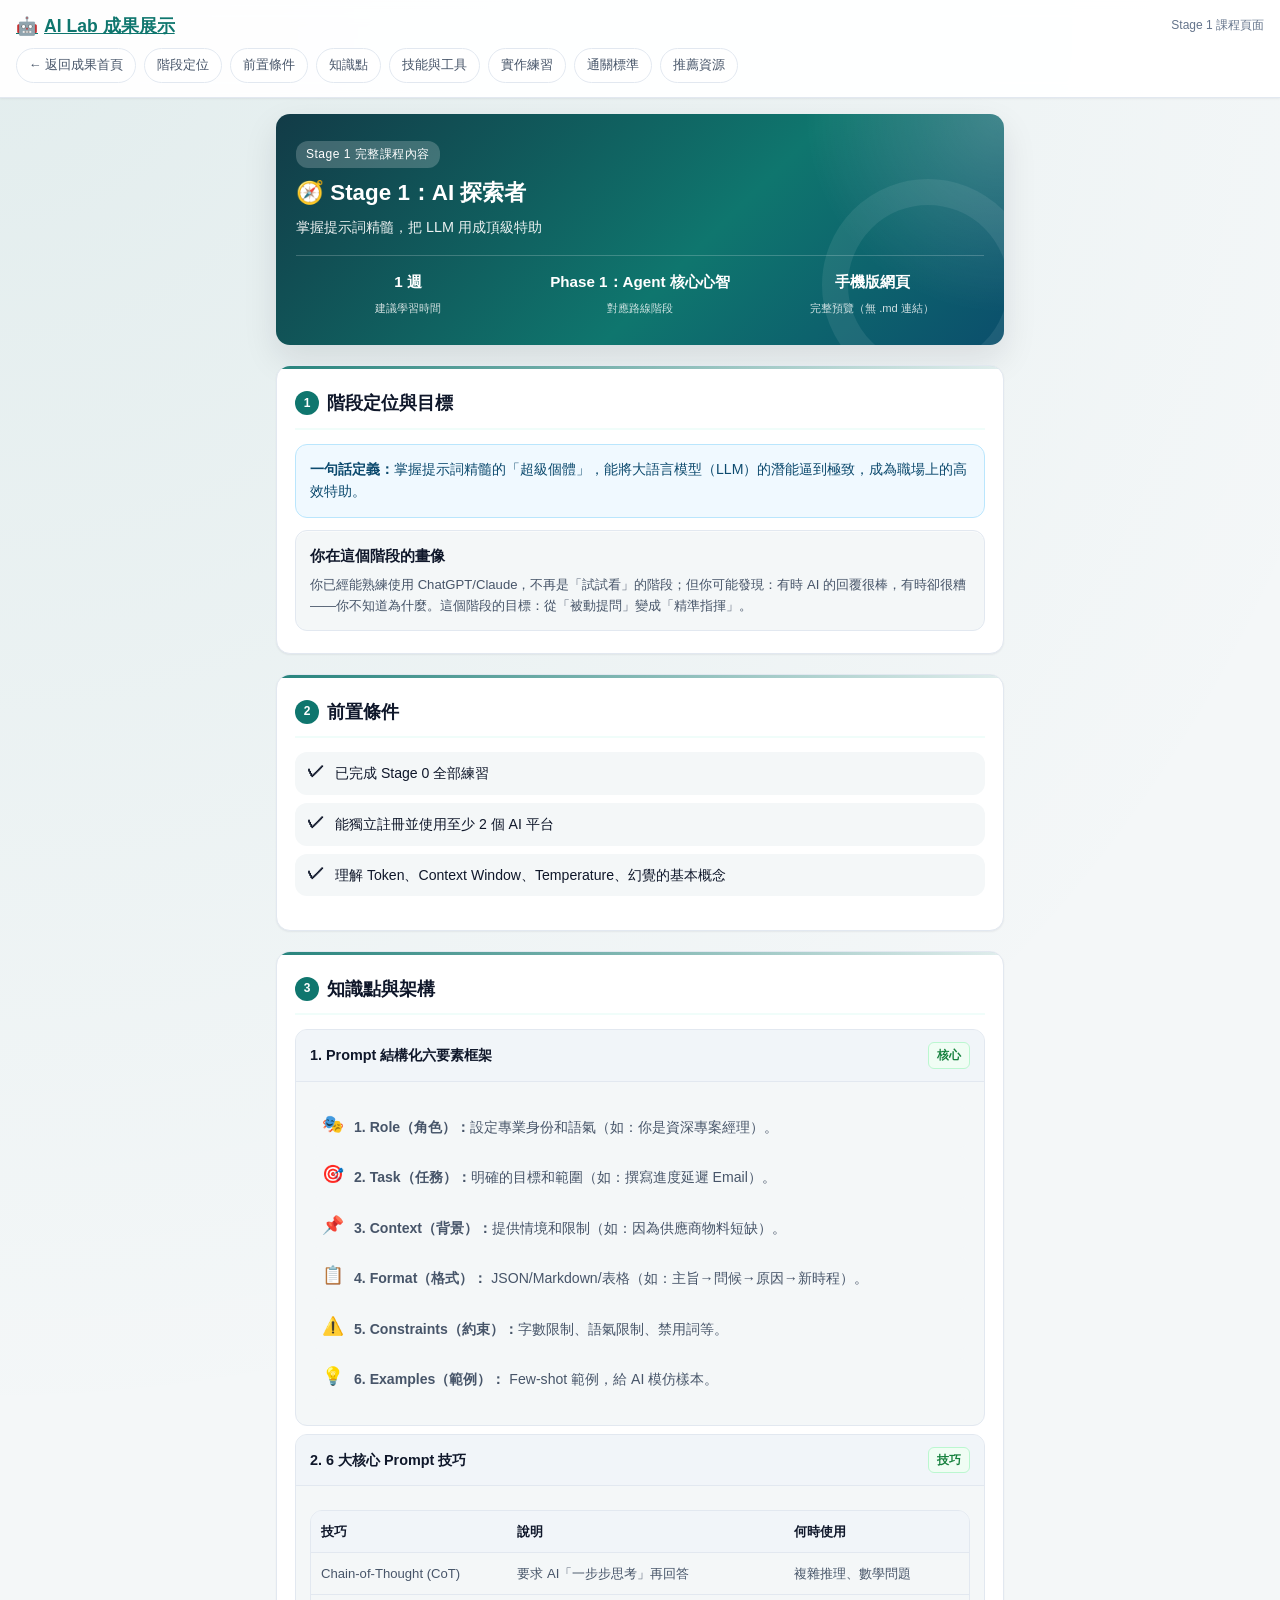
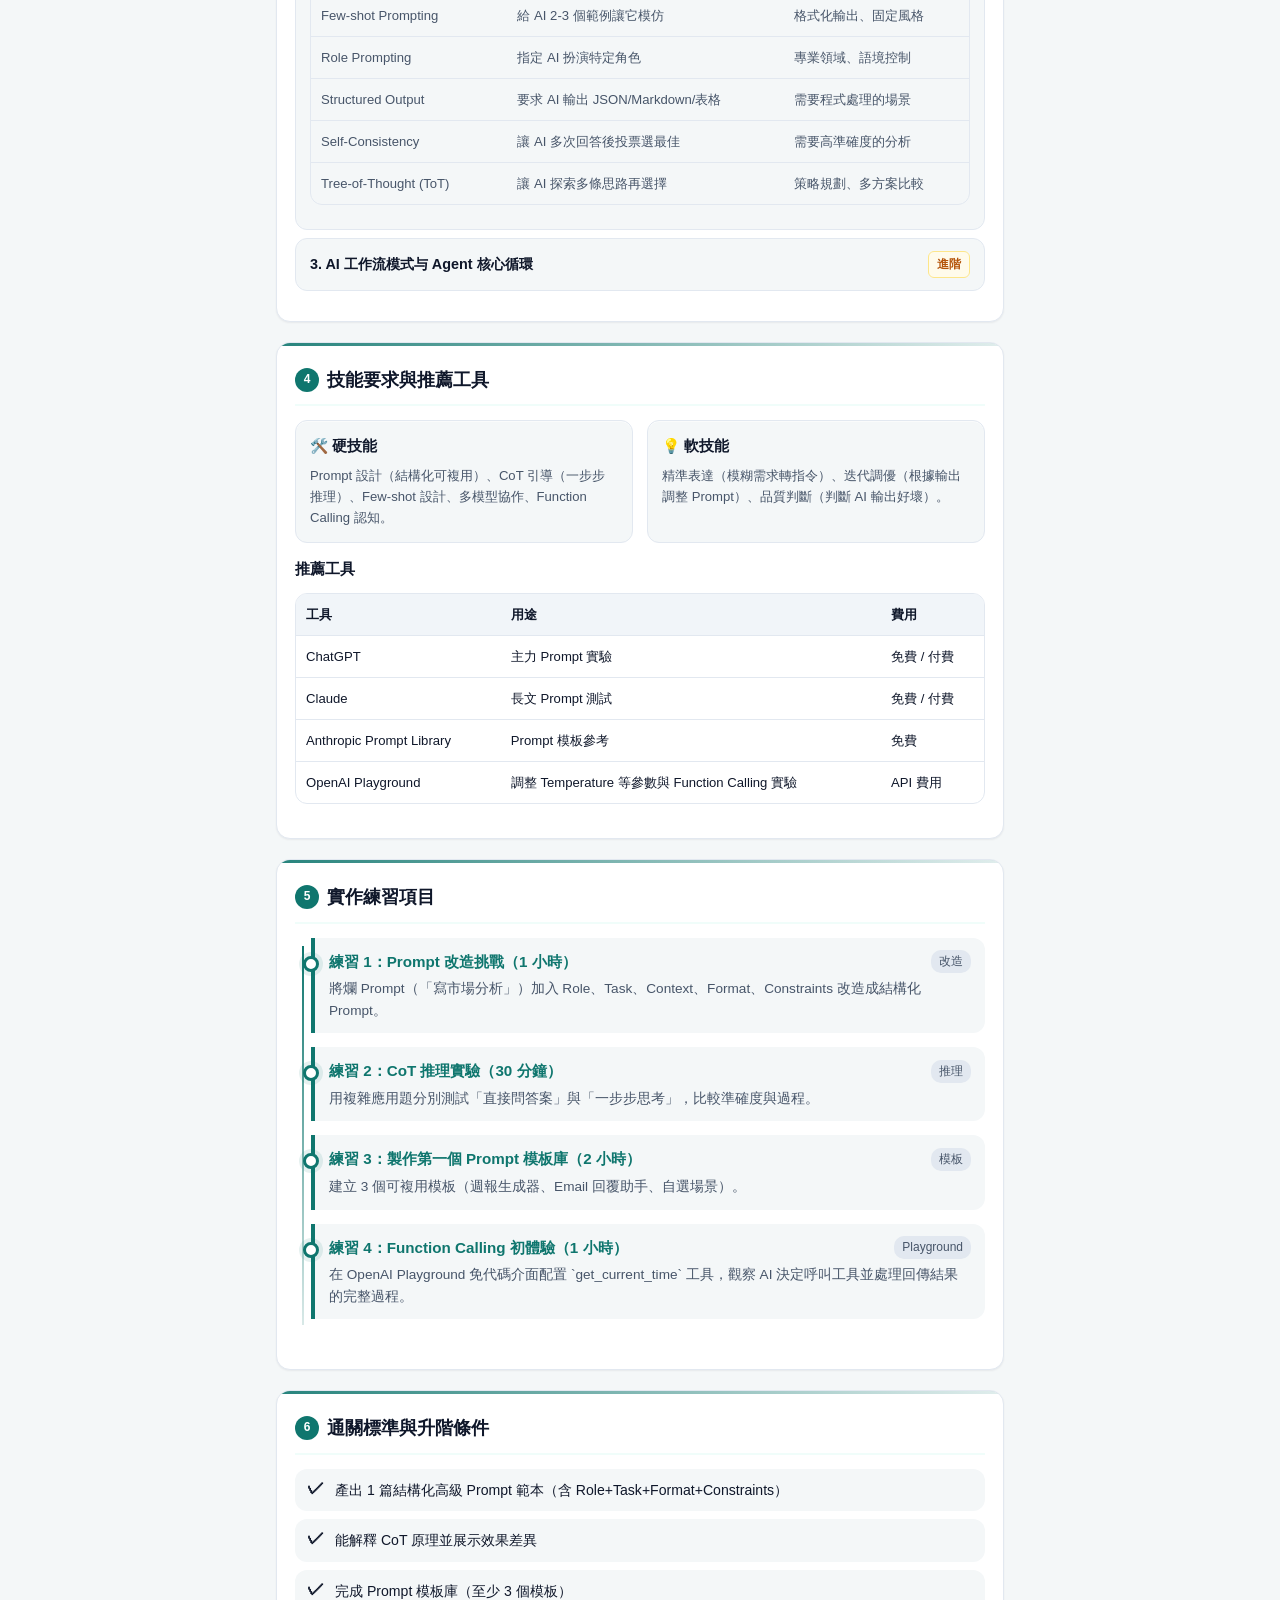
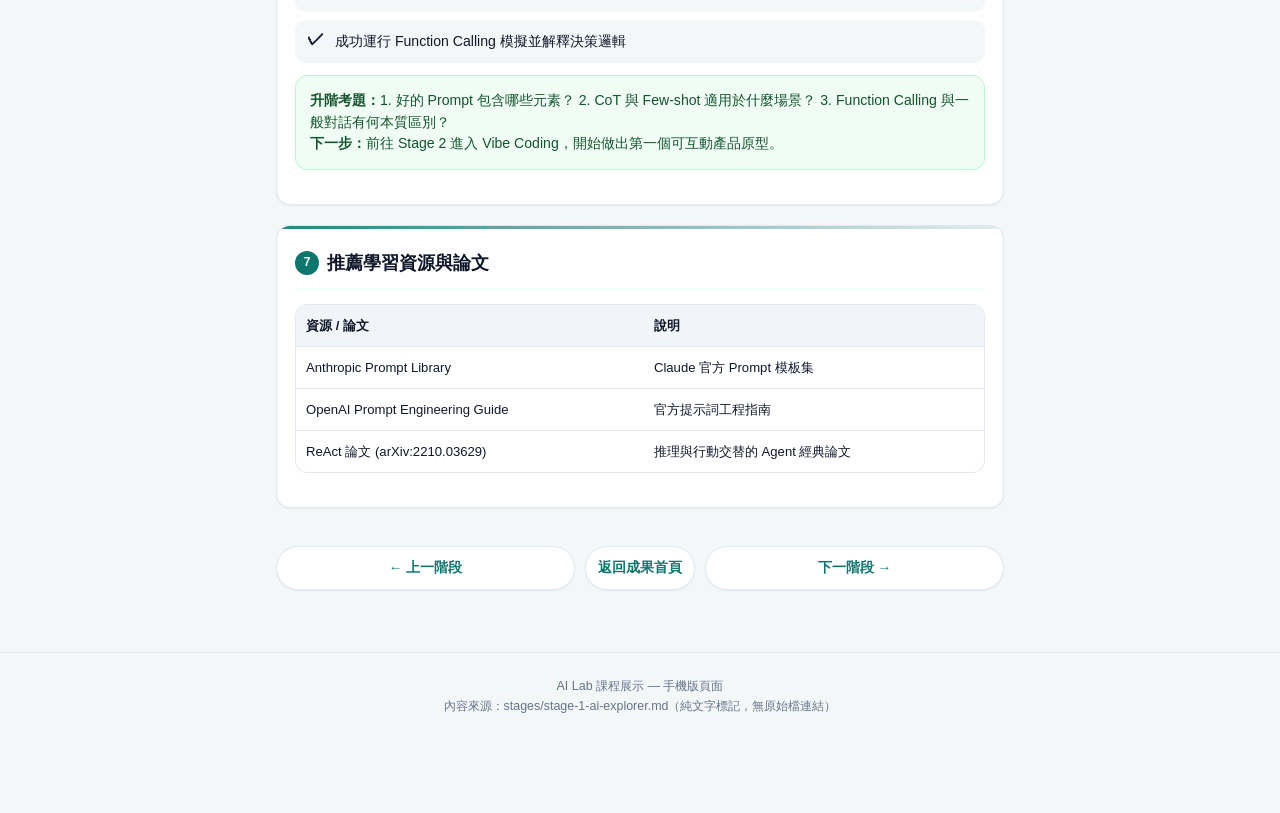
<file: docs/ai-lab-showcase/stages/stage-1.html>
<!DOCTYPE html>
<html lang="zh-TW">
<head>
  <meta charset="UTF-8">
  <meta name="viewport" content="width=device-width, initial-scale=1.0">
  <meta name="description" content="AI Lab 🧭 Stage 1：AI 探索者 完整課程展示頁面。">
  <title>🧭 Stage 1：AI 探索者 — AI Lab 課程展示</title>
  <link rel="stylesheet" href="../style.css">
</head>
<body>
  <header>
    <div class="brand">
      <a href="../index.html" class="brand-title"><span>🤖</span> AI Lab 成果展示</a>
      <div class="brand-subtitle">Stage 1 課程頁面</div>
    </div>
    <nav class="nav-scroll" aria-label="頁面導覽">
      <a href="../index.html" class="nav-chip">← 返回成果首頁</a>
      <a href="#positioning" class="nav-chip">階段定位</a>
      <a href="#prerequisites" class="nav-chip">前置條件</a>
      <a href="#knowledge" class="nav-chip">知識點</a>
      <a href="#skills" class="nav-chip">技能與工具</a>
      <a href="#practices" class="nav-chip">實作練習</a>
      <a href="#criteria" class="nav-chip">通關標準</a>
      <a href="#resources" class="nav-chip">推薦資源</a>
    </nav>
  </header>

  <main class="container">
    <section class="hero">
      <span class="hero-tag">Stage 1 完整課程內容</span>
      <h1>🧭 Stage 1：AI 探索者</h1>
      <p>掌握提示詞精髓，把 LLM 用成頂級特助</p>
      <div class="meta-bar">
        <div class="meta-item"><strong>1 週</strong><span>建議學習時間</span></div>
        <div class="meta-item"><strong>Phase 1：Agent 核心心智</strong><span>對應路線階段</span></div>
        <div class="meta-item"><strong>手機版網頁</strong><span>完整預覽（無 .md 連結）</span></div>
      </div>
    </section>

    
    <section id="positioning" class="section-card">
      <div class="section-header"><div class="section-num">1</div><h2 class="section-title">階段定位與目標</h2></div>
      <div class="callout callout-info"><strong>一句話定義：</strong>掌握提示詞精髓的「超級個體」，能將大語言模型（LLM）的潛能逼到極致，成為職場上的高效特助。</div>
      <div class="subcard">
        <h4>你在這個階段的畫像</h4>
        <p>你已經能熟練使用 ChatGPT/Claude，不再是「試試看」的階段；但你可能發現：有時 AI 的回覆很棒，有時卻很糟——你不知道為什麼。這個階段的目標：從「被動提問」變成「精準指揮」。</p>
      </div>
    </section>

    <section id="prerequisites" class="section-card">
      <div class="section-header"><div class="section-num">2</div><h2 class="section-title">前置條件</h2></div>
      <ul class="checklist">
        <li class="checklist-item"><span class="checklist-icon">✓</span><div>已完成 Stage 0 全部練習</div></li>
        <li class="checklist-item"><span class="checklist-icon">✓</span><div>能獨立註冊並使用至少 2 個 AI 平台</div></li>
        <li class="checklist-item"><span class="checklist-icon">✓</span><div>理解 Token、Context Window、Temperature、幻覺的基本概念</div></li>
      </ul>
    </section>

    <section id="knowledge" class="section-card">
      <div class="section-header"><div class="section-num">3</div><h2 class="section-title">知識點與架構</h2></div>
      <details open>
        <summary><span>1. Prompt 結構化六要素框架</span><span class="badge badge-completed">核心</span></summary>
        <div class="details-content">
          <ul class="checklist">
            <li class="checklist-item"><span class="checklist-icon">🎭</span><div><strong>1. Role（角色）：</strong>設定專業身份和語氣（如：你是資深專案經理）。</div></li>
            <li class="checklist-item"><span class="checklist-icon">🎯</span><div><strong>2. Task（任務）：</strong>明確的目標和範圍（如：撰寫進度延遲 Email）。</div></li>
            <li class="checklist-item"><span class="checklist-icon">📌</span><div><strong>3. Context（背景）：</strong>提供情境和限制（如：因為供應商物料短缺）。</div></li>
            <li class="checklist-item"><span class="checklist-icon">📋</span><div><strong>4. Format（格式）：</strong> JSON/Markdown/表格（如：主旨→問候→原因→新時程）。</div></li>
            <li class="checklist-item"><span class="checklist-icon">⚠️</span><div><strong>5. Constraints（約束）：</strong>字數限制、語氣限制、禁用詞等。</div></li>
            <li class="checklist-item"><span class="checklist-icon">💡</span><div><strong>6. Examples（範例）：</strong> Few-shot 範例，給 AI 模仿樣本。</div></li>
          </ul>
        </div>
      </details>

      <details open>
        <summary><span>2. 6 大核心 Prompt 技巧</span><span class="badge badge-completed">技巧</span></summary>
        <div class="details-content">
          <div class="table-wrapper">
            <table>
              <thead><tr><th>技巧</th><th>說明</th><th>何時使用</th></tr></thead>
              <tbody>
                <tr><td>Chain-of-Thought (CoT)</td><td>要求 AI「一步步思考」再回答</td><td>複雜推理、數學問題</td></tr>
                <tr><td>Few-shot Prompting</td><td>給 AI 2-3 個範例讓它模仿</td><td>格式化輸出、固定風格</td></tr>
                <tr><td>Role Prompting</td><td>指定 AI 扮演特定角色</td><td>專業領域、語境控制</td></tr>
                <tr><td>Structured Output</td><td>要求 AI 輸出 JSON/Markdown/表格</td><td>需要程式處理的場景</td></tr>
                <tr><td>Self-Consistency</td><td>讓 AI 多次回答後投票選最佳</td><td>需要高準確度的分析</td></tr>
                <tr><td>Tree-of-Thought (ToT)</td><td>讓 AI 探索多條思路再選擇</td><td>策略規劃、多方案比較</td></tr>
              </tbody>
            </table>
          </div>
        </div>
      </details>

      <details>
        <summary><span>3. AI 工作流模式与 Agent 核心循環</span><span class="badge badge-progress">進階</span></summary>
        <div class="details-content">
          <p><strong>工作流模式：</strong>分步處理、多模型分工（如 GPT 寫初稿 + Claude 潤色 + Perplexity 查核）、AI+人工協作。</p>
          <div class="callout callout-info">
            <strong>Agent 核心循環 (Perceive -> Think -> Act -> Observe)：</strong><br>
            1. 感知 (Perceive)：獲取輸入與工具結果<br>
            2. 思考 (Think)：LLM 推理決策<br>
            3. 行動 (Act)：呼叫工具／生成回應<br>
            4. 觀察 (Observe)：檢查結果，未達成則重回思考，達成則結束
          </div>
        </div>
      </details>
    </section>

    <section id="skills" class="section-card">
      <div class="section-header"><div class="section-num">4</div><h2 class="section-title">技能要求與推薦工具</h2></div>
      <div class="grid-2">
        <div class="subcard">
          <h4>🛠️ 硬技能</h4>
          <p>Prompt 設計（結構化可複用）、CoT 引導（一步步推理）、Few-shot 設計、多模型協作、Function Calling 認知。</p>
        </div>
        <div class="subcard">
          <h4>💡 軟技能</h4>
          <p>精準表達（模糊需求轉指令）、迭代調優（根據輸出調整 Prompt）、品質判斷（判斷 AI 輸出好壞）。</p>
        </div>
      </div>
      <h4 style="font-size:0.95rem;margin-top:14px;margin-bottom:8px;">推薦工具</h4>
      <div class="table-wrapper">
        <table>
          <thead><tr><th>工具</th><th>用途</th><th>費用</th></tr></thead>
          <tbody>
            <tr><td>ChatGPT</td><td>主力 Prompt 實驗</td><td>免費 / 付費</td></tr>
            <tr><td>Claude</td><td>長文 Prompt 測試</td><td>免費 / 付費</td></tr>
            <tr><td>Anthropic Prompt Library</td><td>Prompt 模板參考</td><td>免費</td></tr>
            <tr><td>OpenAI Playground</td><td>調整 Temperature 等參數與 Function Calling 實驗</td><td>API 費用</td></tr>
          </tbody>
        </table>
      </div>
    </section>

    <section id="practices" class="section-card">
      <div class="section-header"><div class="section-num">5</div><h2 class="section-title">實作練習項目</h2></div>
      <div class="process-flow">
        <div class="flow-step"><div class="step-head"><span class="step-title">練習 1：Prompt 改造挑戰（1 小時）</span><span class="step-actor">改造</span></div><div class="step-desc">將爛 Prompt（「寫市場分析」）加入 Role、Task、Context、Format、Constraints 改造成結構化 Prompt。</div></div>
        <div class="flow-step"><div class="step-head"><span class="step-title">練習 2：CoT 推理實驗（30 分鐘）</span><span class="step-actor">推理</span></div><div class="step-desc">用複雜應用題分別測試「直接問答案」與「一步步思考」，比較準確度與過程。</div></div>
        <div class="flow-step"><div class="step-head"><span class="step-title">練習 3：製作第一個 Prompt 模板庫（2 小時）</span><span class="step-actor">模板</span></div><div class="step-desc">建立 3 個可複用模板（週報生成器、Email 回覆助手、自選場景）。</div></div>
        <div class="flow-step"><div class="step-head"><span class="step-title">練習 4：Function Calling 初體驗（1 小時）</span><span class="step-actor">Playground</span></div><div class="step-desc">在 OpenAI Playground 免代碼介面配置 `get_current_time` 工具，觀察 AI 決定呼叫工具並處理回傳結果的完整過程。</div></div>
      </div>
    </section>

    <section id="criteria" class="section-card">
      <div class="section-header"><div class="section-num">6</div><h2 class="section-title">通關標準與升階條件</h2></div>
      <ul class="checklist">
        <li class="checklist-item"><span class="checklist-icon">✓</span><div>產出 1 篇結構化高級 Prompt 範本（含 Role+Task+Format+Constraints）</div></li>
        <li class="checklist-item"><span class="checklist-icon">✓</span><div>能解釋 CoT 原理並展示效果差異</div></li>
        <li class="checklist-item"><span class="checklist-icon">✓</span><div>完成 Prompt 模板庫（至少 3 個模板）</div></li>
        <li class="checklist-item"><span class="checklist-icon">✓</span><div>成功運行 Function Calling 模擬並解釋決策邏輯</div></li>
      </ul>
      <div class="callout callout-success">
        <strong>升階考題：</strong>1. 好的 Prompt 包含哪些元素？ 2. CoT 與 Few-shot 適用於什麼場景？ 3. Function Calling 與一般對話有何本質區別？<br>
        <strong>下一步：</strong>前往 Stage 2 進入 Vibe Coding，開始做出第一個可互動產品原型。
      </div>
    </section>

    <section id="resources" class="section-card">
      <div class="section-header"><div class="section-num">7</div><h2 class="section-title">推薦學習資源與論文</h2></div>
      <div class="table-wrapper">
        <table>
          <thead><tr><th>資源 / 論文</th><th>說明</th></tr></thead>
          <tbody>
            <tr><td>Anthropic Prompt Library</td><td>Claude 官方 Prompt 模板集</td></tr>
            <tr><td>OpenAI Prompt Engineering Guide</td><td>官方提示詞工程指南</td></tr>
            <tr><td>ReAct 論文 (arXiv:2210.03629)</td><td>推理與行動交替的 Agent 經典論文</td></tr>
          </tbody>
        </table>
      </div>
    </section>


    <nav class="stage-nav">
      <a href="stage-0.html" class="stage-nav-btn">← 上一階段</a>
      <a href="../index.html" class="stage-nav-btn">返回成果首頁</a>
      <a href="stage-2.html" class="stage-nav-btn">下一階段 →</a>
    </nav>
  </main>

  <footer>
    AI Lab 課程展示 — 手機版頁面<br>
    內容來源：stages/stage-1-ai-explorer.md（純文字標記，無原始檔連結）
  </footer>
</body>
</html>
</file>
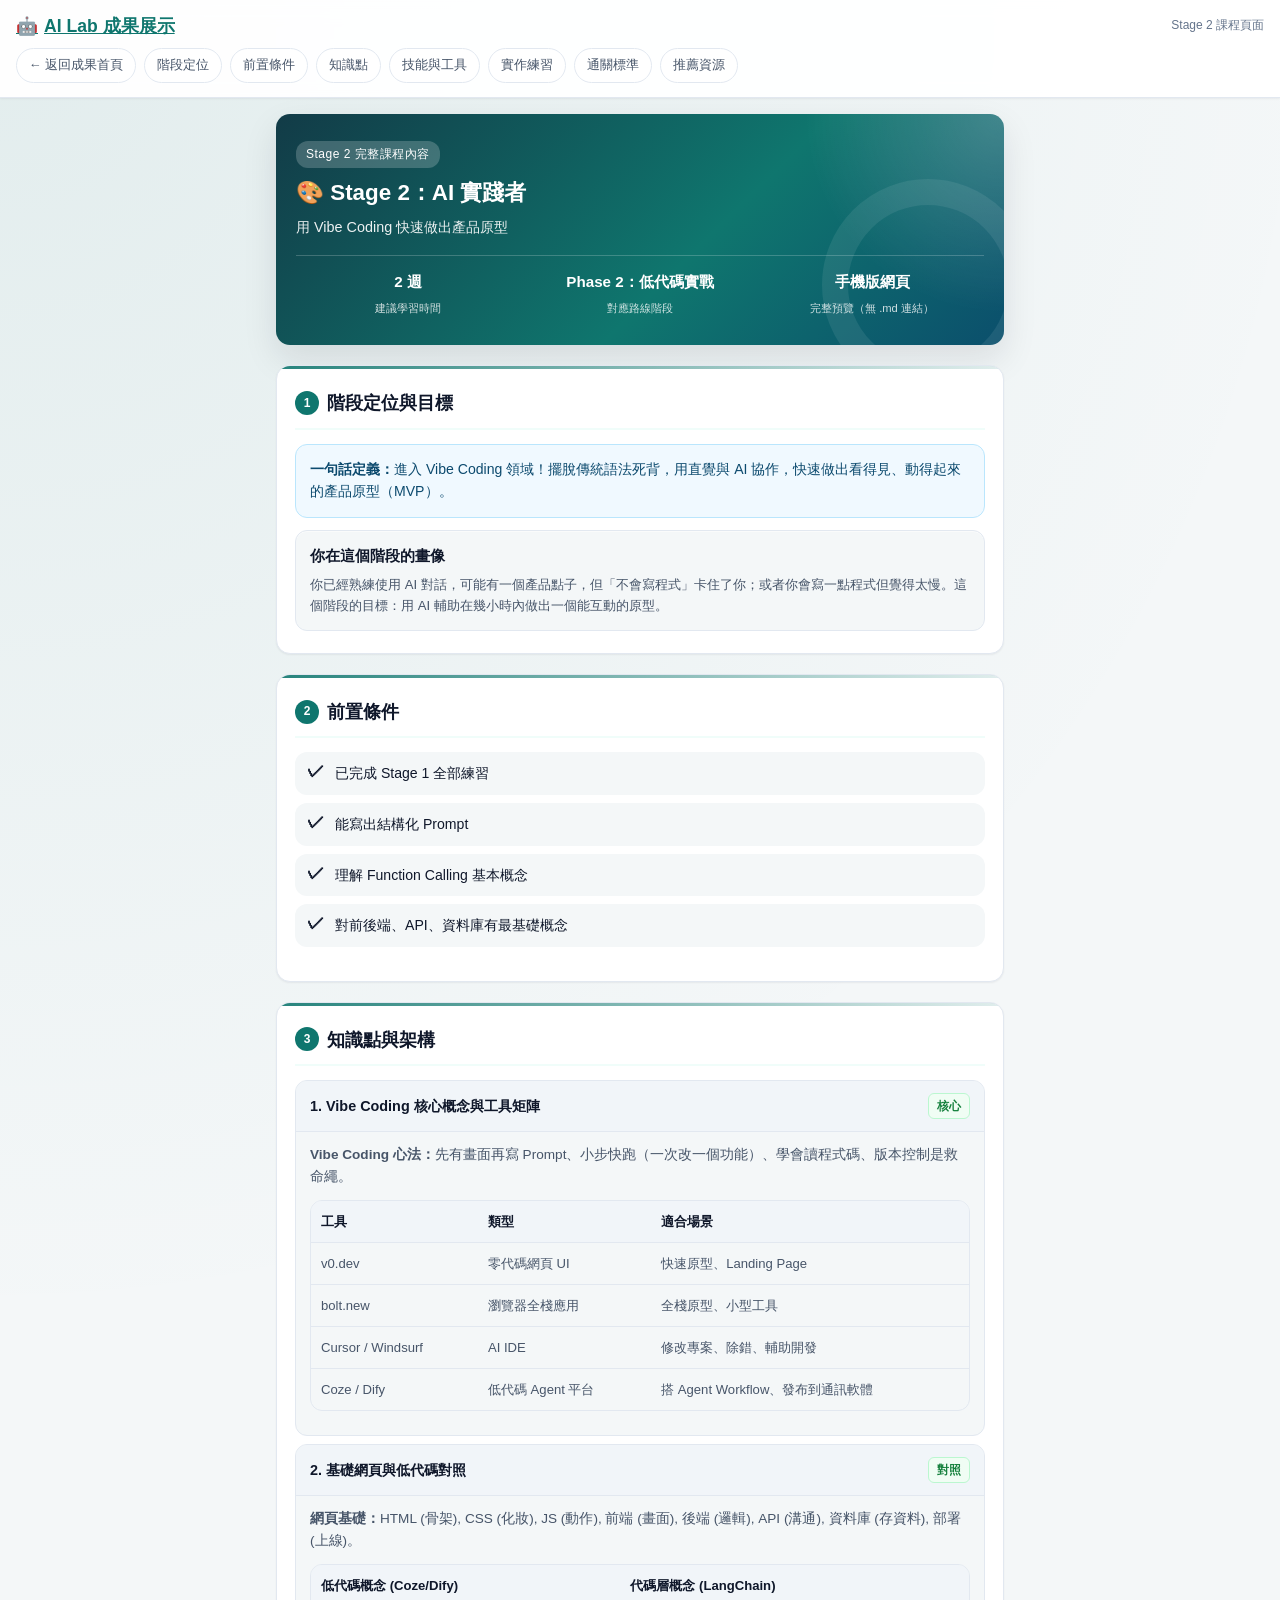
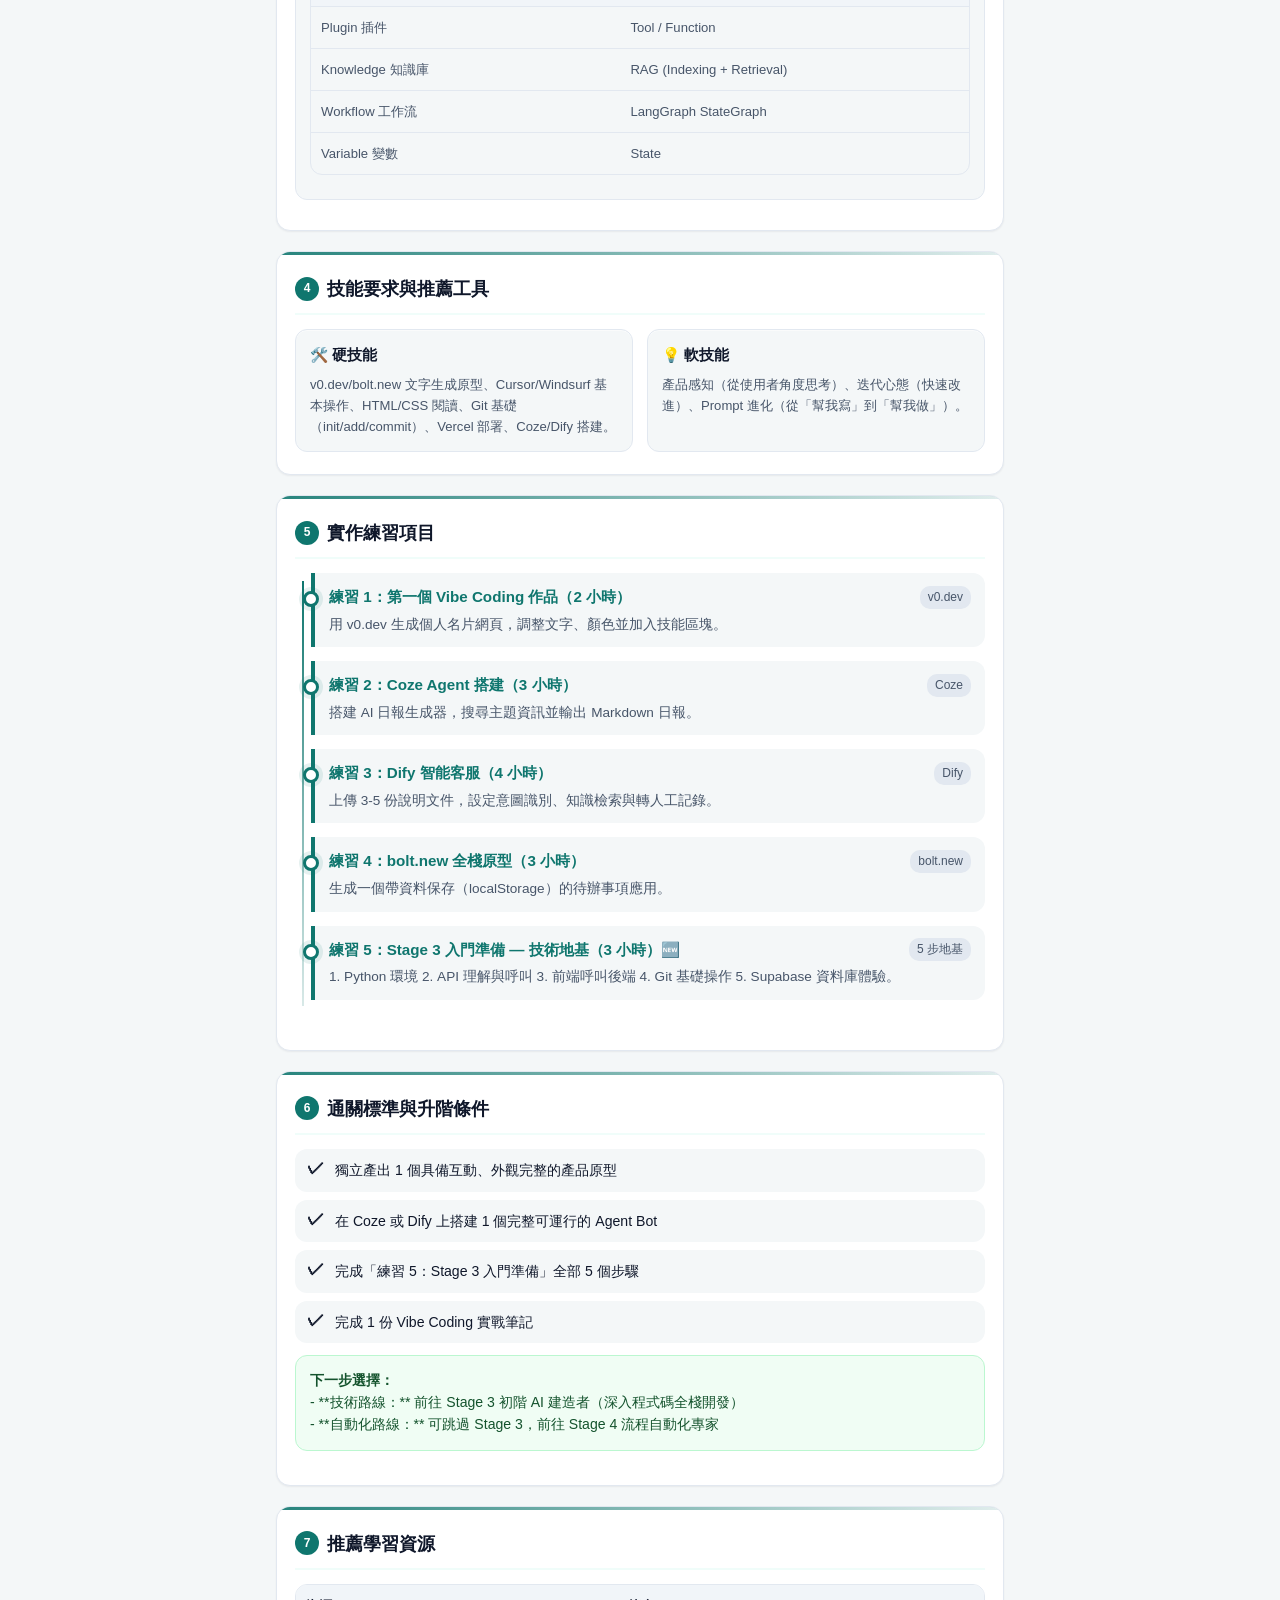
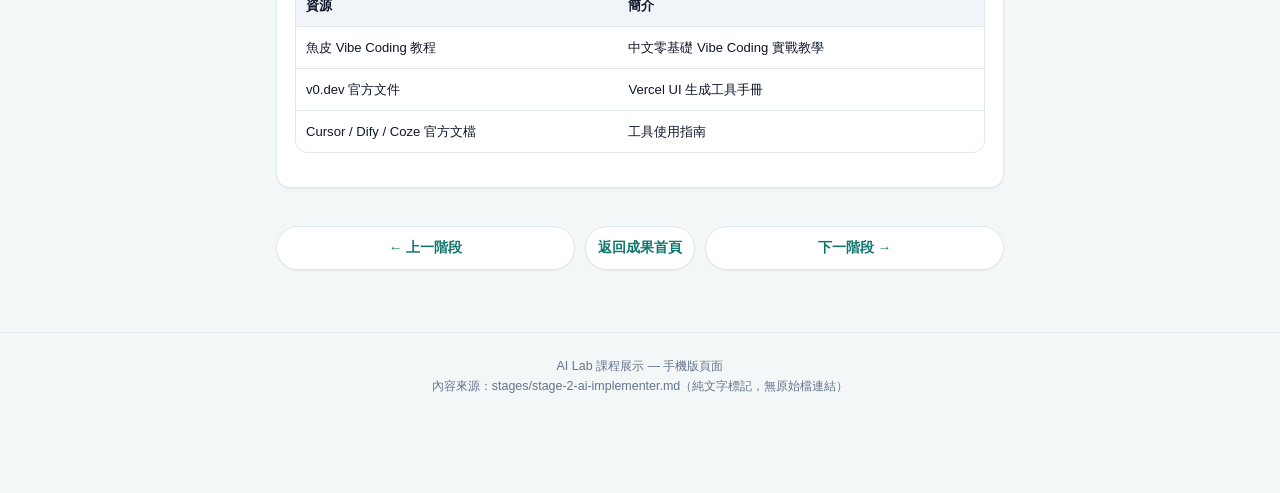
<file: docs/ai-lab-showcase/stages/stage-2.html>
<!DOCTYPE html>
<html lang="zh-TW">
<head>
  <meta charset="UTF-8">
  <meta name="viewport" content="width=device-width, initial-scale=1.0">
  <meta name="description" content="AI Lab 🎨 Stage 2：AI 實踐者 完整課程展示頁面。">
  <title>🎨 Stage 2：AI 實踐者 — AI Lab 課程展示</title>
  <link rel="stylesheet" href="../style.css">
</head>
<body>
  <header>
    <div class="brand">
      <a href="../index.html" class="brand-title"><span>🤖</span> AI Lab 成果展示</a>
      <div class="brand-subtitle">Stage 2 課程頁面</div>
    </div>
    <nav class="nav-scroll" aria-label="頁面導覽">
      <a href="../index.html" class="nav-chip">← 返回成果首頁</a>
      <a href="#positioning" class="nav-chip">階段定位</a>
      <a href="#prerequisites" class="nav-chip">前置條件</a>
      <a href="#knowledge" class="nav-chip">知識點</a>
      <a href="#skills" class="nav-chip">技能與工具</a>
      <a href="#practices" class="nav-chip">實作練習</a>
      <a href="#criteria" class="nav-chip">通關標準</a>
      <a href="#resources" class="nav-chip">推薦資源</a>
    </nav>
  </header>

  <main class="container">
    <section class="hero">
      <span class="hero-tag">Stage 2 完整課程內容</span>
      <h1>🎨 Stage 2：AI 實踐者</h1>
      <p>用 Vibe Coding 快速做出產品原型</p>
      <div class="meta-bar">
        <div class="meta-item"><strong>2 週</strong><span>建議學習時間</span></div>
        <div class="meta-item"><strong>Phase 2：低代碼實戰</strong><span>對應路線階段</span></div>
        <div class="meta-item"><strong>手機版網頁</strong><span>完整預覽（無 .md 連結）</span></div>
      </div>
    </section>

    
    <section id="positioning" class="section-card">
      <div class="section-header"><div class="section-num">1</div><h2 class="section-title">階段定位與目標</h2></div>
      <div class="callout callout-info"><strong>一句話定義：</strong>進入 Vibe Coding 領域！擺脫傳統語法死背，用直覺與 AI 協作，快速做出看得見、動得起來的產品原型（MVP）。</div>
      <div class="subcard">
        <h4>你在這個階段的畫像</h4>
        <p>你已經熟練使用 AI 對話，可能有一個產品點子，但「不會寫程式」卡住了你；或者你會寫一點程式但覺得太慢。這個階段的目標：用 AI 輔助在幾小時內做出一個能互動的原型。</p>
      </div>
    </section>

    <section id="prerequisites" class="section-card">
      <div class="section-header"><div class="section-num">2</div><h2 class="section-title">前置條件</h2></div>
      <ul class="checklist">
        <li class="checklist-item"><span class="checklist-icon">✓</span><div>已完成 Stage 1 全部練習</div></li>
        <li class="checklist-item"><span class="checklist-icon">✓</span><div>能寫出結構化 Prompt</div></li>
        <li class="checklist-item"><span class="checklist-icon">✓</span><div>理解 Function Calling 基本概念</div></li>
        <li class="checklist-item"><span class="checklist-icon">✓</span><div>對前後端、API、資料庫有最基礎概念</div></li>
      </ul>
    </section>

    <section id="knowledge" class="section-card">
      <div class="section-header"><div class="section-num">3</div><h2 class="section-title">知識點與架構</h2></div>
      <details open>
        <summary><span>1. Vibe Coding 核心概念與工具矩陣</span><span class="badge badge-completed">核心</span></summary>
        <div class="details-content">
          <p><strong>Vibe Coding 心法：</strong>先有畫面再寫 Prompt、小步快跑（一次改一個功能）、學會讀程式碼、版本控制是救命繩。</p>
          <div class="table-wrapper">
            <table>
              <thead><tr><th>工具</th><th>類型</th><th>適合場景</th></tr></thead>
              <tbody>
                <tr><td>v0.dev</td><td>零代碼網頁 UI</td><td>快速原型、Landing Page</td></tr>
                <tr><td>bolt.new</td><td>瀏覽器全棧應用</td><td>全棧原型、小型工具</td></tr>
                <tr><td>Cursor / Windsurf</td><td>AI IDE</td><td>修改專案、除錯、輔助開發</td></tr>
                <tr><td>Coze / Dify</td><td>低代碼 Agent 平台</td><td>搭 Agent Workflow、發布到通訊軟體</td></tr>
              </tbody>
            </table>
          </div>
        </div>
      </details>

      <details open>
        <summary><span>2. 基礎網頁與低代碼對照</span><span class="badge badge-completed">對照</span></summary>
        <div class="details-content">
          <p><strong>網頁基礎：</strong>HTML (骨架), CSS (化妝), JS (動作), 前端 (畫面), 後端 (邏輯), API (溝通), 資料庫 (存資料), 部署 (上線)。</p>
          <div class="table-wrapper">
            <table>
              <thead><tr><th>低代碼概念 (Coze/Dify)</th><th>代碼層概念 (LangChain)</th></tr></thead>
              <tbody>
                <tr><td>Plugin 插件</td><td>Tool / Function</td></tr>
                <tr><td>Knowledge 知識庫</td><td>RAG (Indexing + Retrieval)</td></tr>
                <tr><td>Workflow 工作流</td><td>LangGraph StateGraph</td></tr>
                <tr><td>Variable 變數</td><td>State</td></tr>
              </tbody>
            </table>
          </div>
        </div>
      </details>
    </section>

    <section id="skills" class="section-card">
      <div class="section-header"><div class="section-num">4</div><h2 class="section-title">技能要求與推薦工具</h2></div>
      <div class="grid-2">
        <div class="subcard"><h4>🛠️ 硬技能</h4><p>v0.dev/bolt.new 文字生成原型、Cursor/Windsurf 基本操作、HTML/CSS 閱讀、Git 基礎（init/add/commit）、Vercel 部署、Coze/Dify 搭建。</p></div>
        <div class="subcard"><h4>💡 軟技能</h4><p>產品感知（從使用者角度思考）、迭代心態（快速改進）、Prompt 進化（從「幫我寫」到「幫我做」）。</p></div>
      </div>
    </section>

    <section id="practices" class="section-card">
      <div class="section-header"><div class="section-num">5</div><h2 class="section-title">實作練習項目</h2></div>
      <div class="process-flow">
        <div class="flow-step"><div class="step-head"><span class="step-title">練習 1：第一個 Vibe Coding 作品（2 小時）</span><span class="step-actor">v0.dev</span></div><div class="step-desc">用 v0.dev 生成個人名片網頁，調整文字、顏色並加入技能區塊。</div></div>
        <div class="flow-step"><div class="step-head"><span class="step-title">練習 2：Coze Agent 搭建（3 小時）</span><span class="step-actor">Coze</span></div><div class="step-desc">搭建 AI 日報生成器，搜尋主題資訊並輸出 Markdown 日報。</div></div>
        <div class="flow-step"><div class="step-head"><span class="step-title">練習 3：Dify 智能客服（4 小時）</span><span class="step-actor">Dify</span></div><div class="step-desc">上傳 3-5 份說明文件，設定意圖識別、知識檢索與轉人工記錄。</div></div>
        <div class="flow-step"><div class="step-head"><span class="step-title">練習 4：bolt.new 全棧原型（3 小時）</span><span class="step-actor">bolt.new</span></div><div class="step-desc">生成一個帶資料保存（localStorage）的待辦事項應用。</div></div>
        <div class="flow-step" style="border-left-color: var(--accent-teal);"><div class="step-head"><span class="step-title">練習 5：Stage 3 入門準備 — 技術地基（3 小時）🆕</span><span class="step-actor">5 步地基</span></div><div class="step-desc">1. Python 環境 2. API 理解與呼叫 3. 前端呼叫後端 4. Git 基礎操作 5. Supabase 資料庫體驗。</div></div>
      </div>
    </section>

    <section id="criteria" class="section-card">
      <div class="section-header"><div class="section-num">6</div><h2 class="section-title">通關標準與升階條件</h2></div>
      <ul class="checklist">
        <li class="checklist-item"><span class="checklist-icon">✓</span><div>獨立產出 1 個具備互動、外觀完整的產品原型</div></li>
        <li class="checklist-item"><span class="checklist-icon">✓</span><div>在 Coze 或 Dify 上搭建 1 個完整可運行的 Agent Bot</div></li>
        <li class="checklist-item"><span class="checklist-icon">✓</span><div>完成「練習 5：Stage 3 入門準備」全部 5 個步驟</div></li>
        <li class="checklist-item"><span class="checklist-icon">✓</span><div>完成 1 份 Vibe Coding 實戰筆記</div></li>
      </ul>
      <div class="callout callout-success">
        <strong>下一步選擇：</strong><br>
        - **技術路線：** 前往 Stage 3 初階 AI 建造者（深入程式碼全棧開發）<br>
        - **自動化路線：** 可跳過 Stage 3，前往 Stage 4 流程自動化專家
      </div>
    </section>

    <section id="resources" class="section-card">
      <div class="section-header"><div class="section-num">7</div><h2 class="section-title">推薦學習資源</h2></div>
      <div class="table-wrapper">
        <table>
          <thead><tr><th>資源</th><th>簡介</th></tr></thead>
          <tbody>
            <tr><td>魚皮 Vibe Coding 教程</td><td>中文零基礎 Vibe Coding 實戰教學</td></tr>
            <tr><td>v0.dev 官方文件</td><td>Vercel UI 生成工具手冊</td></tr>
            <tr><td>Cursor / Dify / Coze 官方文檔</td><td>工具使用指南</td></tr>
          </tbody>
        </table>
      </div>
    </section>


    <nav class="stage-nav">
      <a href="stage-1.html" class="stage-nav-btn">← 上一階段</a>
      <a href="../index.html" class="stage-nav-btn">返回成果首頁</a>
      <a href="stage-3.html" class="stage-nav-btn">下一階段 →</a>
    </nav>
  </main>

  <footer>
    AI Lab 課程展示 — 手機版頁面<br>
    內容來源：stages/stage-2-ai-implementer.md（純文字標記，無原始檔連結）
  </footer>
</body>
</html>
</file>
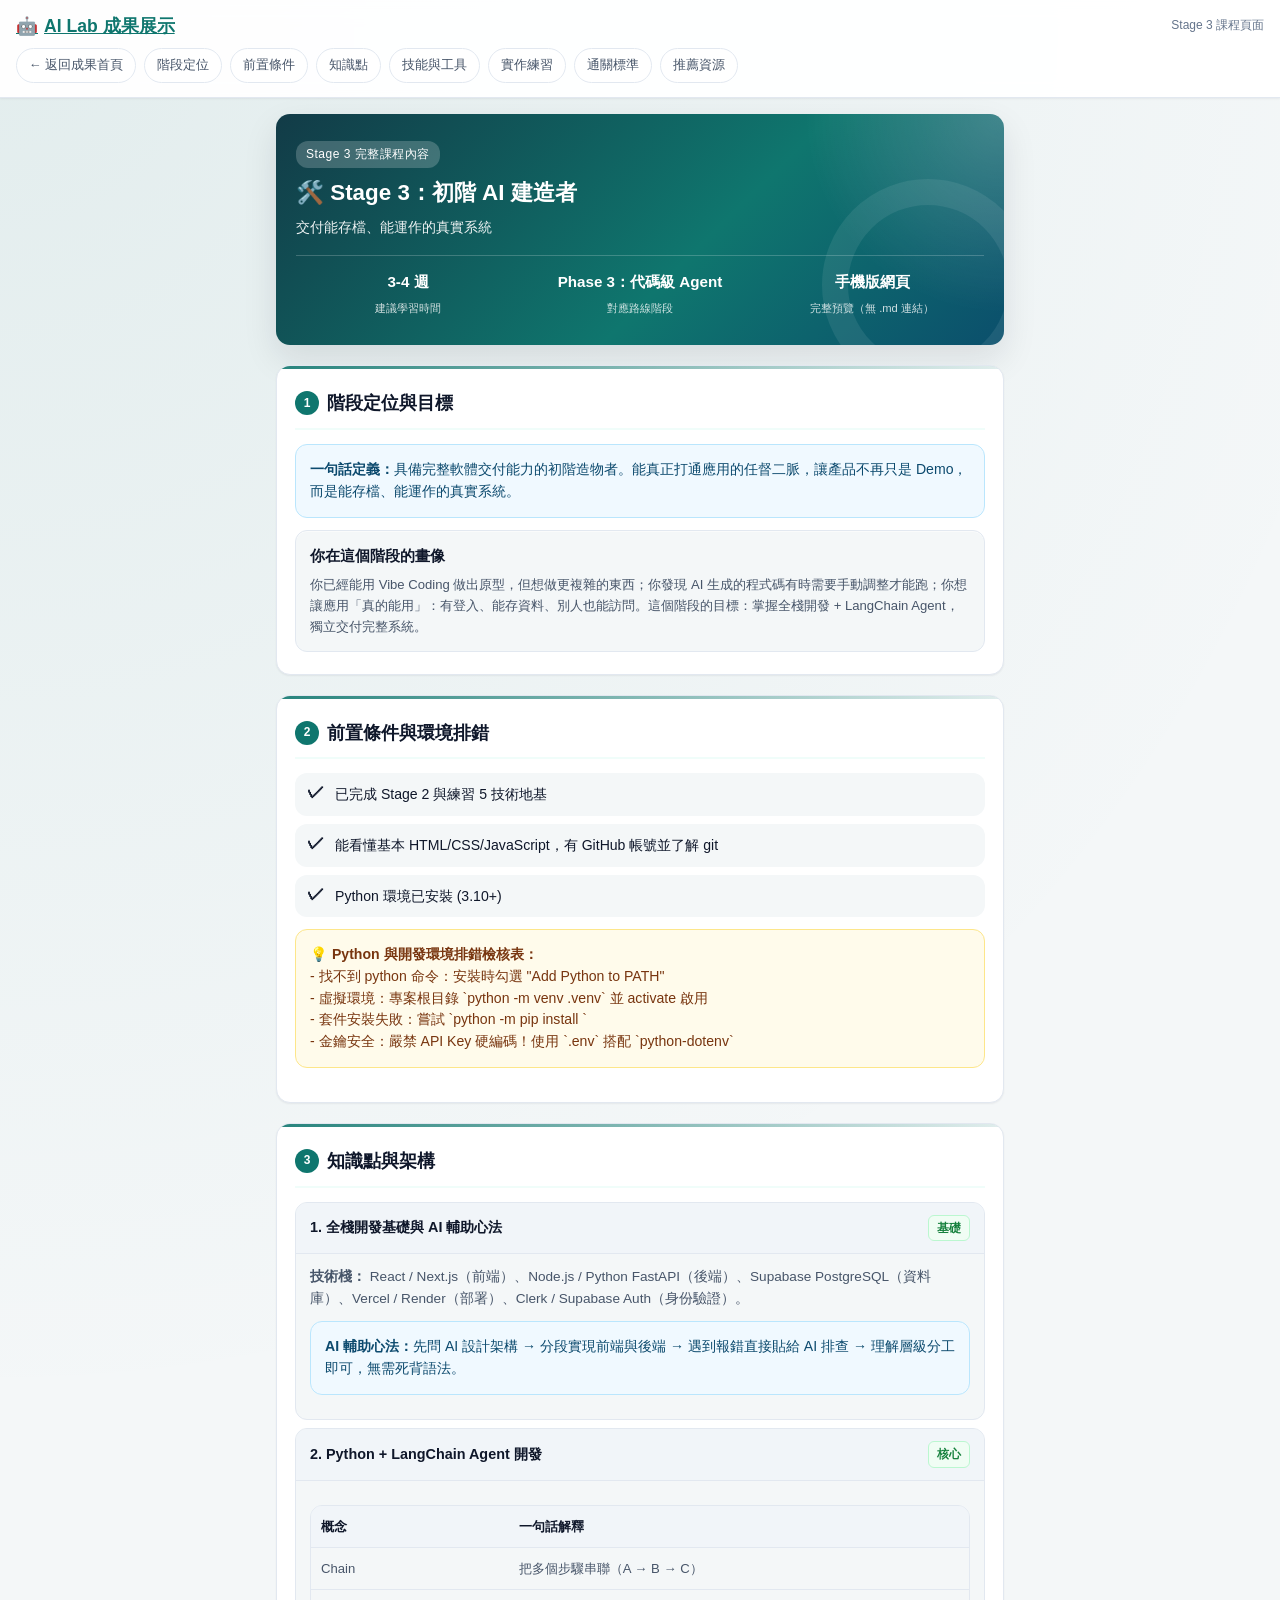
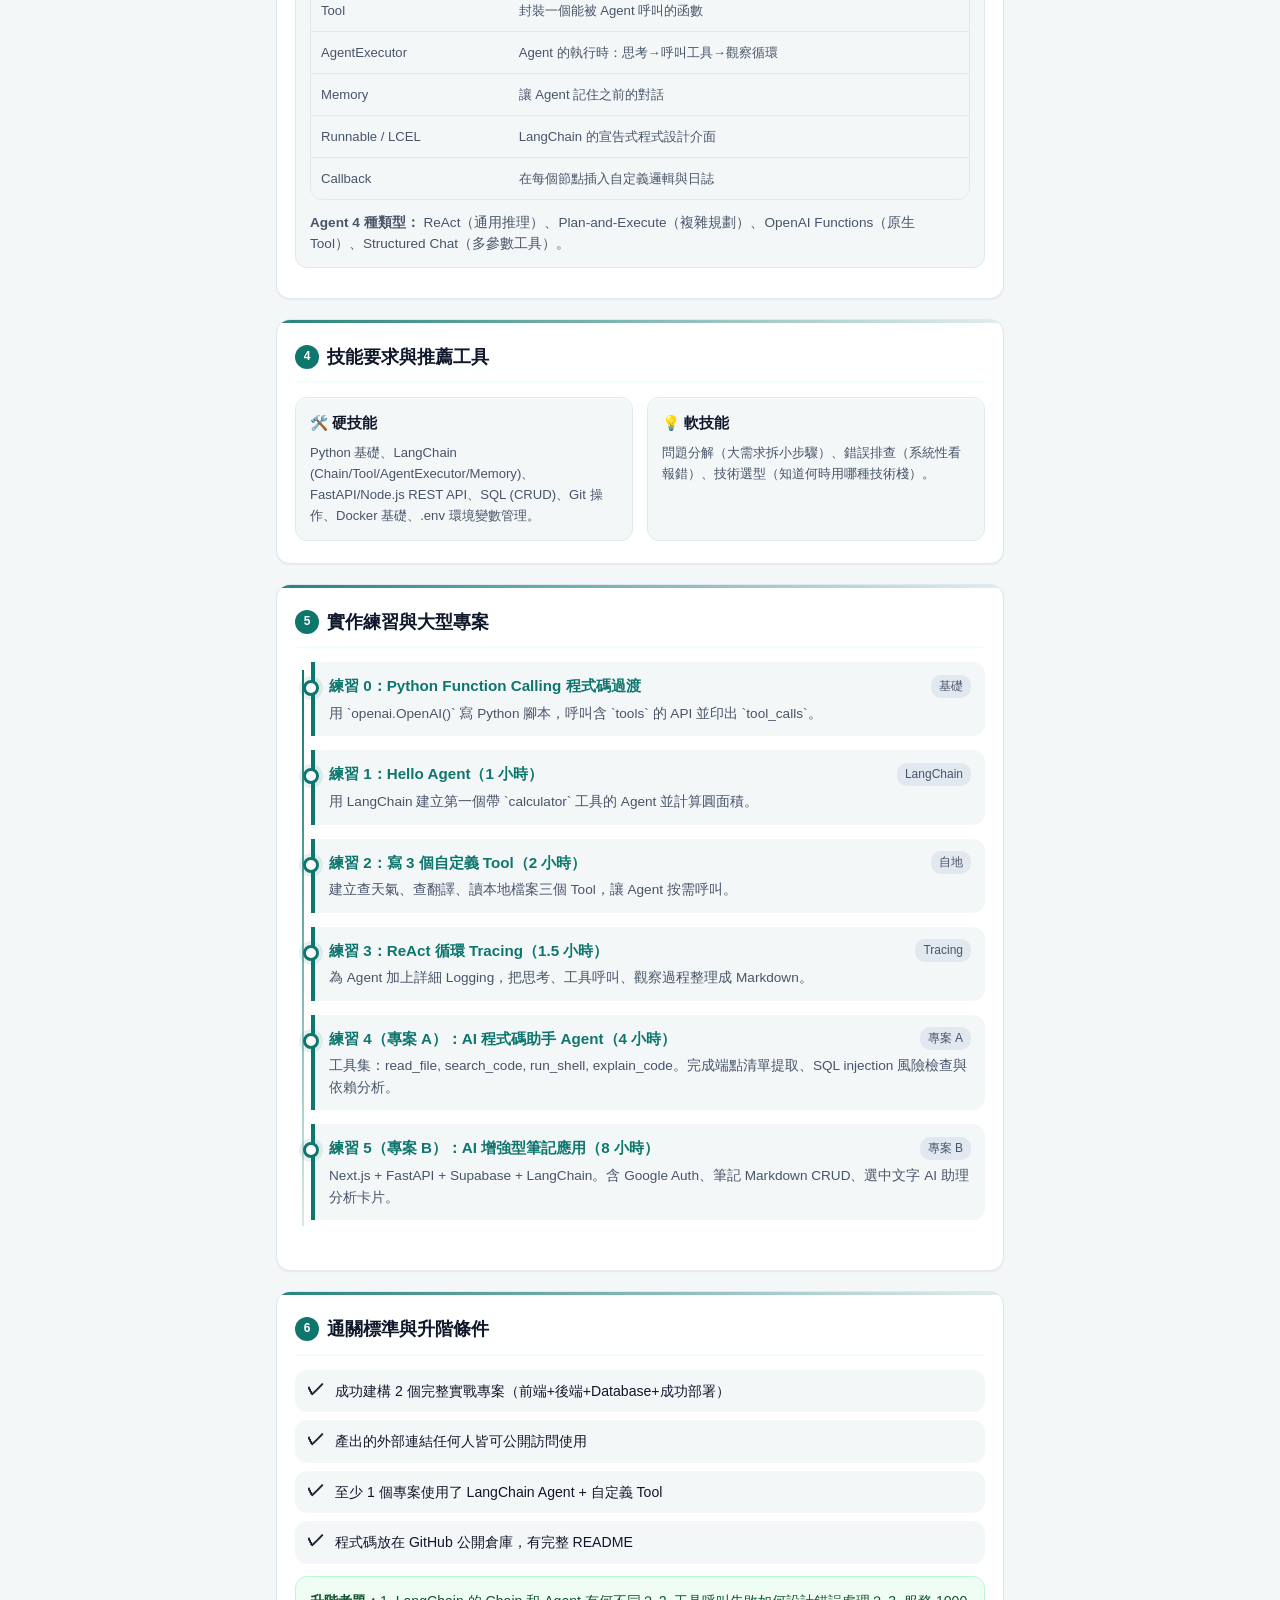
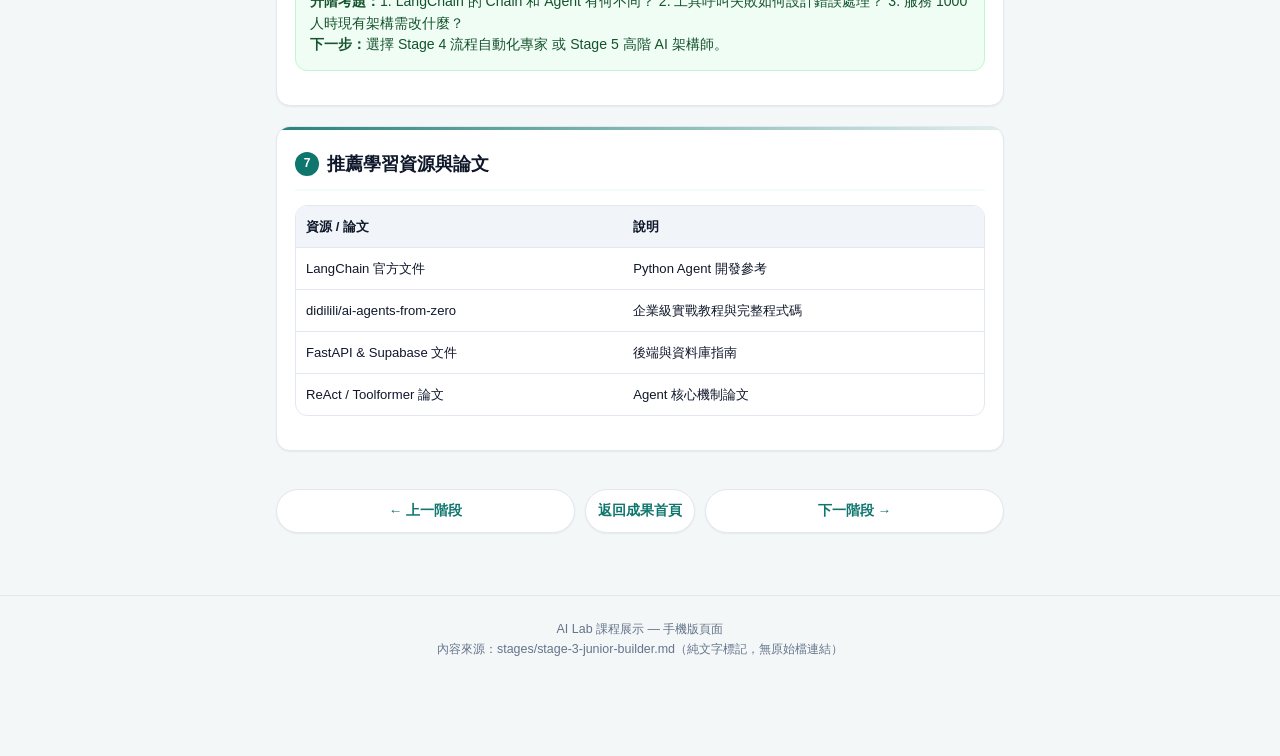
<file: docs/ai-lab-showcase/stages/stage-3.html>
<!DOCTYPE html>
<html lang="zh-TW">
<head>
  <meta charset="UTF-8">
  <meta name="viewport" content="width=device-width, initial-scale=1.0">
  <meta name="description" content="AI Lab 🛠️ Stage 3：初階 AI 建造者 完整課程展示頁面。">
  <title>🛠️ Stage 3：初階 AI 建造者 — AI Lab 課程展示</title>
  <link rel="stylesheet" href="../style.css">
</head>
<body>
  <header>
    <div class="brand">
      <a href="../index.html" class="brand-title"><span>🤖</span> AI Lab 成果展示</a>
      <div class="brand-subtitle">Stage 3 課程頁面</div>
    </div>
    <nav class="nav-scroll" aria-label="頁面導覽">
      <a href="../index.html" class="nav-chip">← 返回成果首頁</a>
      <a href="#positioning" class="nav-chip">階段定位</a>
      <a href="#prerequisites" class="nav-chip">前置條件</a>
      <a href="#knowledge" class="nav-chip">知識點</a>
      <a href="#skills" class="nav-chip">技能與工具</a>
      <a href="#practices" class="nav-chip">實作練習</a>
      <a href="#criteria" class="nav-chip">通關標準</a>
      <a href="#resources" class="nav-chip">推薦資源</a>
    </nav>
  </header>

  <main class="container">
    <section class="hero">
      <span class="hero-tag">Stage 3 完整課程內容</span>
      <h1>🛠️ Stage 3：初階 AI 建造者</h1>
      <p>交付能存檔、能運作的真實系統</p>
      <div class="meta-bar">
        <div class="meta-item"><strong>3-4 週</strong><span>建議學習時間</span></div>
        <div class="meta-item"><strong>Phase 3：代碼級 Agent</strong><span>對應路線階段</span></div>
        <div class="meta-item"><strong>手機版網頁</strong><span>完整預覽（無 .md 連結）</span></div>
      </div>
    </section>

    
    <section id="positioning" class="section-card">
      <div class="section-header"><div class="section-num">1</div><h2 class="section-title">階段定位與目標</h2></div>
      <div class="callout callout-info"><strong>一句話定義：</strong>具備完整軟體交付能力的初階造物者。能真正打通應用的任督二脈，讓產品不再只是 Demo，而是能存檔、能運作的真實系統。</div>
      <div class="subcard">
        <h4>你在這個階段的畫像</h4>
        <p>你已經能用 Vibe Coding 做出原型，但想做更複雜的東西；你發現 AI 生成的程式碼有時需要手動調整才能跑；你想讓應用「真的能用」：有登入、能存資料、別人也能訪問。這個階段的目標：掌握全棧開發 + LangChain Agent，獨立交付完整系統。</p>
      </div>
    </section>

    <section id="prerequisites" class="section-card">
      <div class="section-header"><div class="section-num">2</div><h2 class="section-title">前置條件與環境排錯</h2></div>
      <ul class="checklist">
        <li class="checklist-item"><span class="checklist-icon">✓</span><div>已完成 Stage 2 與練習 5 技術地基</div></li>
        <li class="checklist-item"><span class="checklist-icon">✓</span><div>能看懂基本 HTML/CSS/JavaScript，有 GitHub 帳號並了解 git</div></li>
        <li class="checklist-item"><span class="checklist-icon">✓</span><div>Python 環境已安裝 (3.10+)</div></li>
      </ul>
      <div class="callout callout-warning">
        <strong>💡 Python 與開發環境排錯檢核表：</strong><br>
        - 找不到 python 命令：安裝時勾選 "Add Python to PATH"<br>
        - 虛擬環境：專案根目錄 `python -m venv .venv` 並 activate 啟用<br>
        - 套件安裝失敗：嘗試 `python -m pip install <package_name>`<br>
        - 金鑰安全：嚴禁 API Key 硬編碼！使用 `.env` 搭配 `python-dotenv`
      </div>
    </section>

    <section id="knowledge" class="section-card">
      <div class="section-header"><div class="section-num">3</div><h2 class="section-title">知識點與架構</h2></div>
      <details open>
        <summary><span>1. 全棧開發基礎與 AI 輔助心法</span><span class="badge badge-completed">基礎</span></summary>
        <div class="details-content">
          <p><strong>技術棧：</strong> React / Next.js（前端）、Node.js / Python FastAPI（後端）、Supabase PostgreSQL（資料庫）、Vercel / Render（部署）、Clerk / Supabase Auth（身份驗證）。</p>
          <div class="callout callout-info">
            <strong>AI 輔助心法：</strong>先問 AI 設計架構 → 分段實現前端與後端 → 遇到報錯直接貼給 AI 排查 → 理解層級分工即可，無需死背語法。
          </div>
        </div>
      </details>

      <details open>
        <summary><span>2. Python + LangChain Agent 開發</span><span class="badge badge-completed">核心</span></summary>
        <div class="details-content">
          <div class="table-wrapper">
            <table>
              <thead><tr><th>概念</th><th>一句話解釋</th></tr></thead>
              <tbody>
                <tr><td>Chain</td><td>把多個步驟串聯（A → B → C）</td></tr>
                <tr><td>Tool</td><td>封裝一個能被 Agent 呼叫的函數</td></tr>
                <tr><td>AgentExecutor</td><td> Agent 的執行時：思考→呼叫工具→觀察循環</td></tr>
                <tr><td>Memory</td><td>讓 Agent 記住之前的對話</td></tr>
                <tr><td>Runnable / LCEL</td><td>LangChain 的宣告式程式設計介面</td></tr>
                <tr><td>Callback</td><td>在每個節點插入自定義邏輯與日誌</td></tr>
              </tbody>
            </table>
          </div>
          <p style="margin-top:10px;"><strong>Agent 4 種類型：</strong> ReAct（通用推理）、Plan-and-Execute（複雜規劃）、OpenAI Functions（原生 Tool）、Structured Chat（多參數工具）。</p>
        </div>
      </details>
    </section>

    <section id="skills" class="section-card">
      <div class="section-header"><div class="section-num">4</div><h2 class="section-title">技能要求與推薦工具</h2></div>
      <div class="grid-2">
        <div class="subcard"><h4>🛠️ 硬技能</h4><p>Python 基礎、LangChain (Chain/Tool/AgentExecutor/Memory)、FastAPI/Node.js REST API、SQL (CRUD)、Git 操作、Docker 基礎、.env 環境變數管理。</p></div>
        <div class="subcard"><h4>💡 軟技能</h4><p>問題分解（大需求拆小步驟）、錯誤排查（系統性看報錯）、技術選型（知道何時用哪種技術棧）。</p></div>
      </div>
    </section>

    <section id="practices" class="section-card">
      <div class="section-header"><div class="section-num">5</div><h2 class="section-title">實作練習與大型專案</h2></div>
      <div class="process-flow">
        <div class="flow-step"><div class="step-head"><span class="step-title">練習 0：Python Function Calling 程式碼過渡</span><span class="step-actor">基礎</span></div><div class="step-desc">用 `openai.OpenAI()` 寫 Python 腳本，呼叫含 `tools` 的 API 並印出 `tool_calls`。</div></div>
        <div class="flow-step"><div class="step-head"><span class="step-title">練習 1：Hello Agent（1 小時）</span><span class="step-actor">LangChain</span></div><div class="step-desc">用 LangChain 建立第一個帶 `calculator` 工具的 Agent 並計算圓面積。</div></div>
        <div class="flow-step"><div class="step-head"><span class="step-title">練習 2：寫 3 個自定義 Tool（2 小時）</span><span class="step-actor">自地</span></div><div class="step-desc">建立查天氣、查翻譯、讀本地檔案三個 Tool，讓 Agent 按需呼叫。</div></div>
        <div class="flow-step"><div class="step-head"><span class="step-title">練習 3：ReAct 循環 Tracing（1.5 小時）</span><span class="step-actor">Tracing</span></div><div class="step-desc">為 Agent 加上詳細 Logging，把思考、工具呼叫、觀察過程整理成 Markdown。</div></div>
        <div class="flow-step" style="border-left-color: var(--primary);"><div class="step-head"><span class="step-title">練習 4（專案 A）：AI 程式碼助手 Agent（4 小時）</span><span class="step-actor">專案 A</span></div><div class="step-desc">工具集：read_file, search_code, run_shell, explain_code。完成端點清單提取、SQL injection 風險檢查與依賴分析。</div></div>
        <div class="flow-step" style="border-left-color: var(--primary);"><div class="step-head"><span class="step-title">練習 5（專案 B）：AI 增強型筆記應用（8 小時）</span><span class="step-actor">專案 B</span></div><div class="step-desc">Next.js + FastAPI + Supabase + LangChain。含 Google Auth、筆記 Markdown CRUD、選中文字 AI 助理分析卡片。</div></div>
      </div>
    </section>

    <section id="criteria" class="section-card">
      <div class="section-header"><div class="section-num">6</div><h2 class="section-title">通關標準與升階條件</h2></div>
      <ul class="checklist">
        <li class="checklist-item"><span class="checklist-icon">✓</span><div>成功建構 2 個完整實戰專案（前端+後端+Database+成功部署）</div></li>
        <li class="checklist-item"><span class="checklist-icon">✓</span><div>產出的外部連結任何人皆可公開訪問使用</div></li>
        <li class="checklist-item"><span class="checklist-icon">✓</span><div>至少 1 個專案使用了 LangChain Agent + 自定義 Tool</div></li>
        <li class="checklist-item"><span class="checklist-icon">✓</span><div>程式碼放在 GitHub 公開倉庫，有完整 README</div></li>
      </ul>
      <div class="callout callout-success">
        <strong>升階考題：</strong>1. LangChain 的 Chain 和 Agent 有何不同？ 2. 工具呼叫失敗如何設計錯誤處理？ 3. 服務 1000 人時現有架構需改什麼？<br>
        <strong>下一步：</strong>選擇 Stage 4 流程自動化專家 或 Stage 5 高階 AI 架構師。
      </div>
    </section>

    <section id="resources" class="section-card">
      <div class="section-header"><div class="section-num">7</div><h2 class="section-title">推薦學習資源與論文</h2></div>
      <div class="table-wrapper">
        <table>
          <thead><tr><th>資源 / 論文</th><th>說明</th></tr></thead>
          <tbody>
            <tr><td>LangChain 官方文件</td><td>Python Agent 開發參考</td></tr>
            <tr><td>didilili/ai-agents-from-zero</td><td>企業級實戰教程與完整程式碼</td></tr>
            <tr><td>FastAPI & Supabase 文件</td><td>後端與資料庫指南</td></tr>
            <tr><td>ReAct / Toolformer 論文</td><td>Agent 核心機制論文</td></tr>
          </tbody>
        </table>
      </div>
    </section>


    <nav class="stage-nav">
      <a href="stage-2.html" class="stage-nav-btn">← 上一階段</a>
      <a href="../index.html" class="stage-nav-btn">返回成果首頁</a>
      <a href="stage-4.html" class="stage-nav-btn">下一階段 →</a>
    </nav>
  </main>

  <footer>
    AI Lab 課程展示 — 手機版頁面<br>
    內容來源：stages/stage-3-junior-builder.md（純文字標記，無原始檔連結）
  </footer>
</body>
</html>
</file>
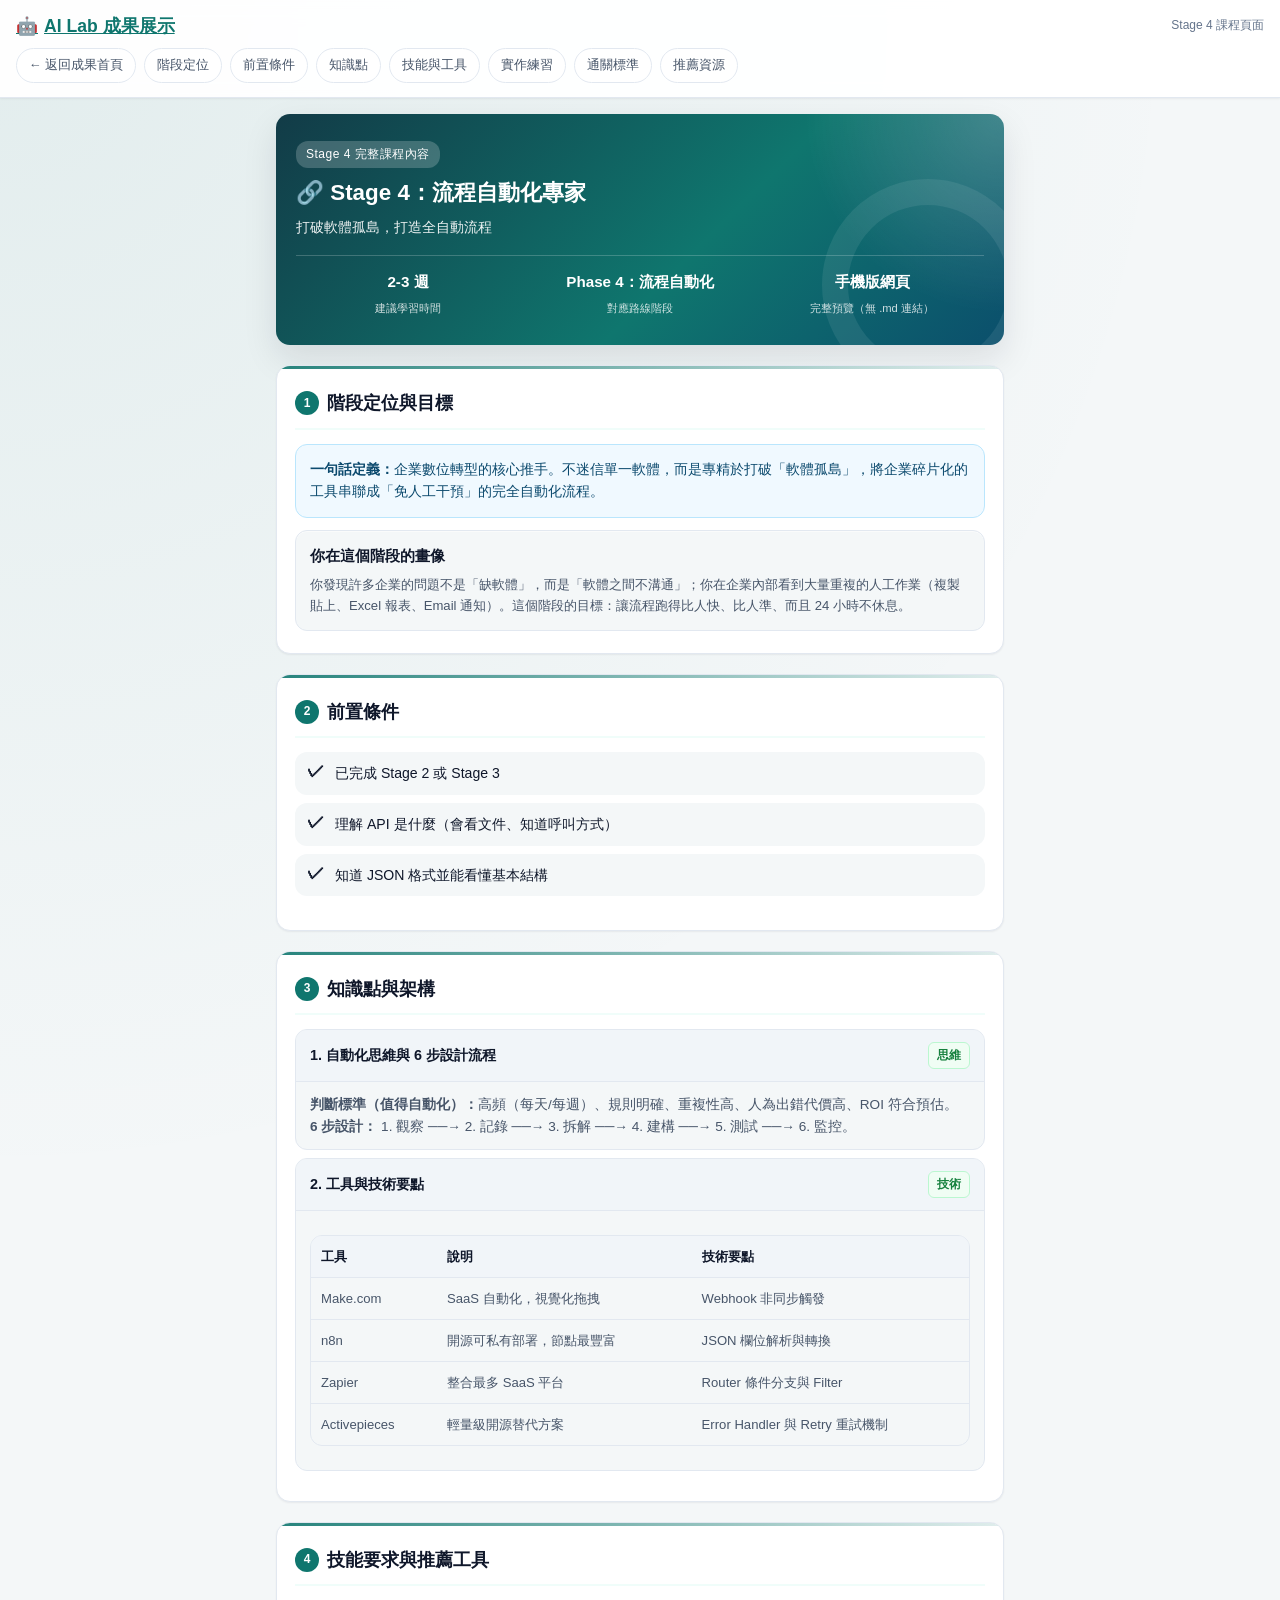
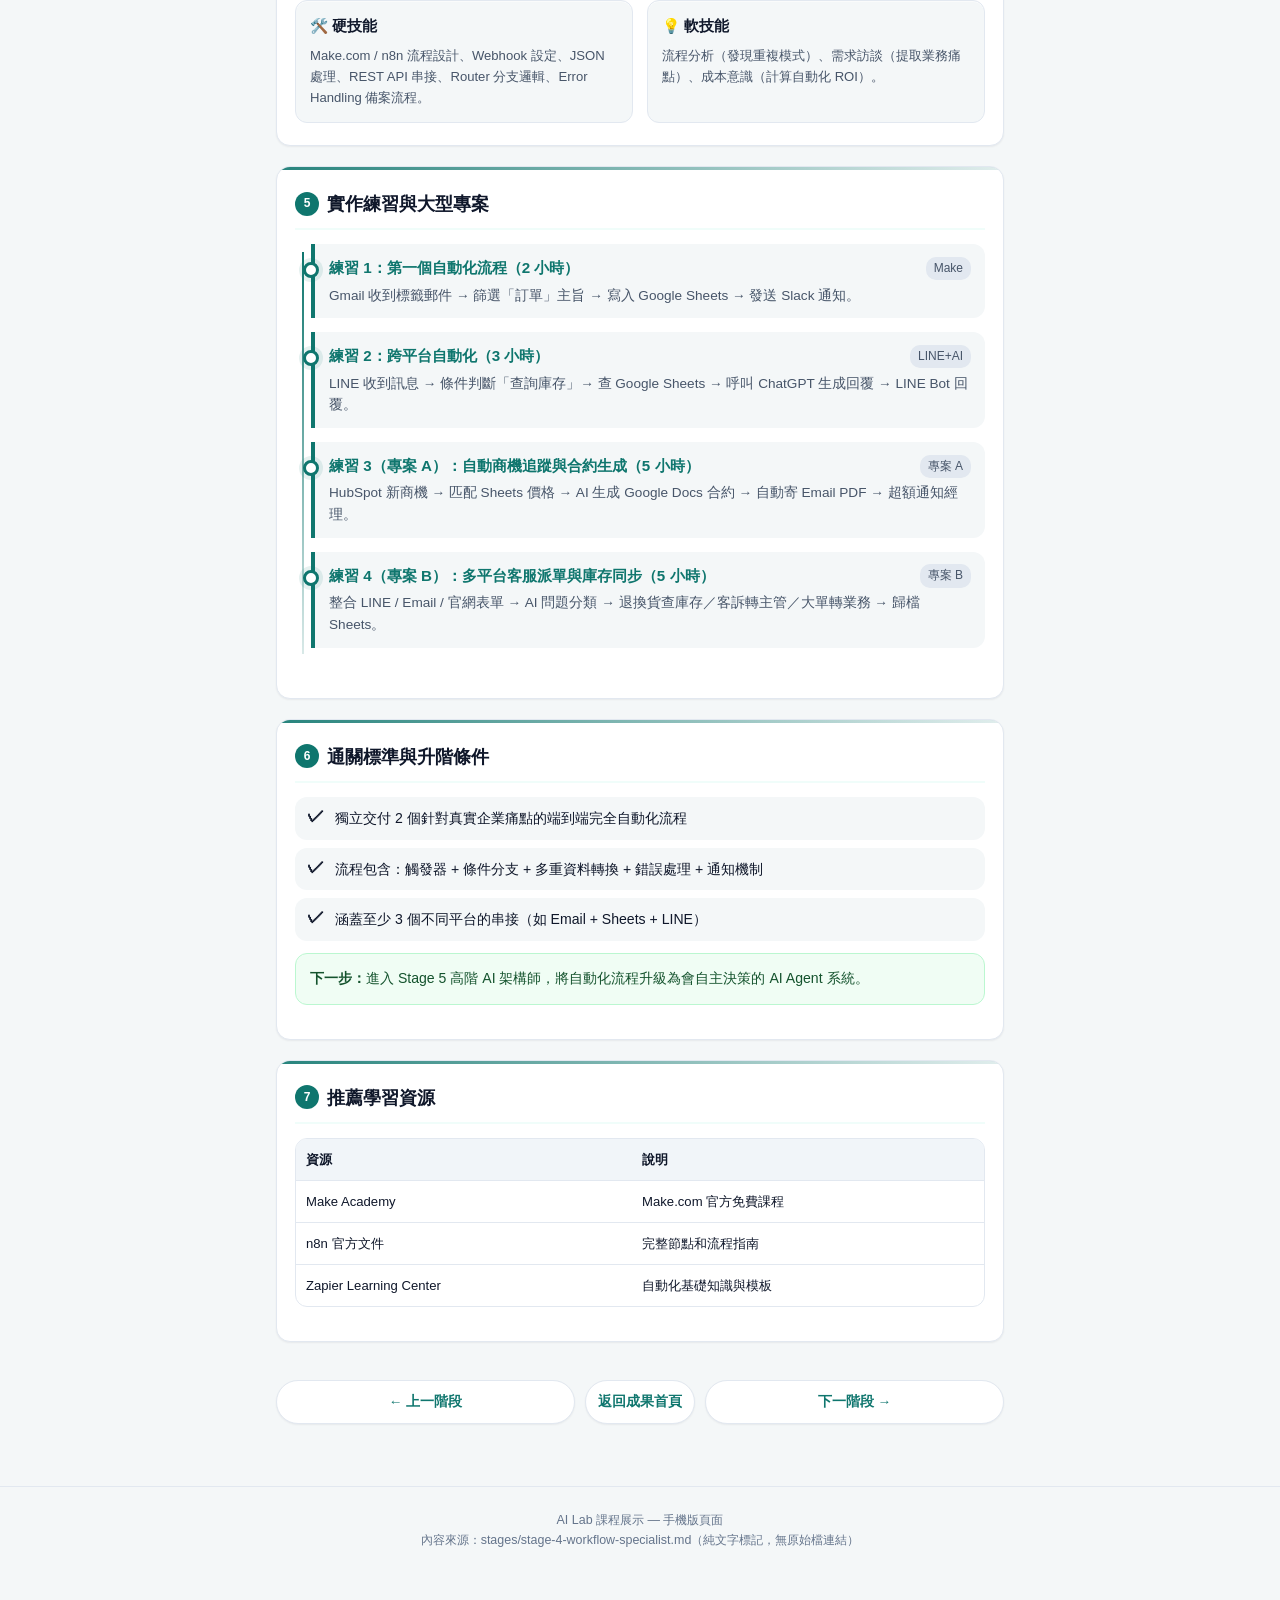
<file: docs/ai-lab-showcase/stages/stage-4.html>
<!DOCTYPE html>
<html lang="zh-TW">
<head>
  <meta charset="UTF-8">
  <meta name="viewport" content="width=device-width, initial-scale=1.0">
  <meta name="description" content="AI Lab 🔗 Stage 4：流程自動化專家 完整課程展示頁面。">
  <title>🔗 Stage 4：流程自動化專家 — AI Lab 課程展示</title>
  <link rel="stylesheet" href="../style.css">
</head>
<body>
  <header>
    <div class="brand">
      <a href="../index.html" class="brand-title"><span>🤖</span> AI Lab 成果展示</a>
      <div class="brand-subtitle">Stage 4 課程頁面</div>
    </div>
    <nav class="nav-scroll" aria-label="頁面導覽">
      <a href="../index.html" class="nav-chip">← 返回成果首頁</a>
      <a href="#positioning" class="nav-chip">階段定位</a>
      <a href="#prerequisites" class="nav-chip">前置條件</a>
      <a href="#knowledge" class="nav-chip">知識點</a>
      <a href="#skills" class="nav-chip">技能與工具</a>
      <a href="#practices" class="nav-chip">實作練習</a>
      <a href="#criteria" class="nav-chip">通關標準</a>
      <a href="#resources" class="nav-chip">推薦資源</a>
    </nav>
  </header>

  <main class="container">
    <section class="hero">
      <span class="hero-tag">Stage 4 完整課程內容</span>
      <h1>🔗 Stage 4：流程自動化專家</h1>
      <p>打破軟體孤島，打造全自動流程</p>
      <div class="meta-bar">
        <div class="meta-item"><strong>2-3 週</strong><span>建議學習時間</span></div>
        <div class="meta-item"><strong>Phase 4：流程自動化</strong><span>對應路線階段</span></div>
        <div class="meta-item"><strong>手機版網頁</strong><span>完整預覽（無 .md 連結）</span></div>
      </div>
    </section>

    
    <section id="positioning" class="section-card">
      <div class="section-header"><div class="section-num">1</div><h2 class="section-title">階段定位與目標</h2></div>
      <div class="callout callout-info"><strong>一句話定義：</strong>企業數位轉型的核心推手。不迷信單一軟體，而是專精於打破「軟體孤島」，將企業碎片化的工具串聯成「免人工干預」的完全自動化流程。</div>
      <div class="subcard">
        <h4>你在這個階段的畫像</h4>
        <p>你發現許多企業的問題不是「缺軟體」，而是「軟體之間不溝通」；你在企業內部看到大量重複的人工作業（複製貼上、Excel 報表、Email 通知）。這個階段的目標：讓流程跑得比人快、比人準、而且 24 小時不休息。</p>
      </div>
    </section>

    <section id="prerequisites" class="section-card">
      <div class="section-header"><div class="section-num">2</div><h2 class="section-title">前置條件</h2></div>
      <ul class="checklist">
        <li class="checklist-item"><span class="checklist-icon">✓</span><div>已完成 Stage 2 或 Stage 3</div></li>
        <li class="checklist-item"><span class="checklist-icon">✓</span><div>理解 API 是什麼（會看文件、知道呼叫方式）</div></li>
        <li class="checklist-item"><span class="checklist-icon">✓</span><div>知道 JSON 格式並能看懂基本結構</div></li>
      </ul>
    </section>

    <section id="knowledge" class="section-card">
      <div class="section-header"><div class="section-num">3</div><h2 class="section-title">知識點與架構</h2></div>
      <details open>
        <summary><span>1. 自動化思維與 6 步設計流程</span><span class="badge badge-completed">思維</span></summary>
        <div class="details-content">
          <p><strong>判斷標準（值得自動化）：</strong>高頻（每天/每週）、規則明確、重複性高、人為出錯代價高、ROI 符合預估。</p>
          <p><strong>6 步設計：</strong> 1. 觀察 ──→ 2. 記錄 ──→ 3. 拆解 ──→ 4. 建構 ──→ 5. 測試 ──→ 6. 監控。</p>
        </div>
      </details>

      <details open>
        <summary><span>2. 工具與技術要點</span><span class="badge badge-completed">技術</span></summary>
        <div class="details-content">
          <div class="table-wrapper">
            <table>
              <thead><tr><th>工具</th><th>說明</th><th>技術要點</th></tr></thead>
              <tbody>
                <tr><td>Make.com</td><td>SaaS 自動化，視覺化拖拽</td><td>Webhook 非同步觸發</td></tr>
                <tr><td>n8n</td><td>開源可私有部署，節點最豐富</td><td>JSON 欄位解析與轉換</td></tr>
                <tr><td>Zapier</td><td>整合最多 SaaS 平台</td><td>Router 條件分支與 Filter</td></tr>
                <tr><td>Activepieces</td><td>輕量級開源替代方案</td><td>Error Handler 與 Retry 重試機制</td></tr>
              </tbody>
            </table>
          </div>
        </div>
      </details>
    </section>

    <section id="skills" class="section-card">
      <div class="section-header"><div class="section-num">4</div><h2 class="section-title">技能要求與推薦工具</h2></div>
      <div class="grid-2">
        <div class="subcard"><h4>🛠️ 硬技能</h4><p>Make.com / n8n 流程設計、Webhook 設定、JSON 處理、REST API 串接、Router 分支邏輯、Error Handling 備案流程。</p></div>
        <div class="subcard"><h4>💡 軟技能</h4><p>流程分析（發現重複模式）、需求訪談（提取業務痛點）、成本意識（計算自動化 ROI）。</p></div>
      </div>
    </section>

    <section id="practices" class="section-card">
      <div class="section-header"><div class="section-num">5</div><h2 class="section-title">實作練習與大型專案</h2></div>
      <div class="process-flow">
        <div class="flow-step"><div class="step-head"><span class="step-title">練習 1：第一個自動化流程（2 小時）</span><span class="step-actor">Make</span></div><div class="step-desc">Gmail 收到標籤郵件 → 篩選「訂單」主旨 → 寫入 Google Sheets → 發送 Slack 通知。</div></div>
        <div class="flow-step"><div class="step-head"><span class="step-title">練習 2：跨平台自動化（3 小時）</span><span class="step-actor">LINE+AI</span></div><div class="step-desc">LINE 收到訊息 → 條件判斷「查詢庫存」→ 查 Google Sheets → 呼叫 ChatGPT 生成回覆 → LINE Bot 回覆。</div></div>
        <div class="flow-step" style="border-left-color: var(--primary);"><div class="step-head"><span class="step-title">練習 3（專案 A）：自動商機追蹤與合約生成（5 小時）</span><span class="step-actor">專案 A</span></div><div class="step-desc">HubSpot 新商機 → 匹配 Sheets 價格 → AI 生成 Google Docs 合約 → 自動寄 Email PDF → 超額通知經理。</div></div>
        <div class="flow-step" style="border-left-color: var(--primary);"><div class="step-head"><span class="step-title">練習 4（專案 B）：多平台客服派單與庫存同步（5 小時）</span><span class="step-actor">專案 B</span></div><div class="step-desc">整合 LINE / Email / 官網表單 → AI 問題分類 → 退換貨查庫存／客訴轉主管／大單轉業務 → 歸檔 Sheets。</div></div>
      </div>
    </section>

    <section id="criteria" class="section-card">
      <div class="section-header"><div class="section-num">6</div><h2 class="section-title">通關標準與升階條件</h2></div>
      <ul class="checklist">
        <li class="checklist-item"><span class="checklist-icon">✓</span><div>獨立交付 2 個針對真實企業痛點的端到端完全自動化流程</div></li>
        <li class="checklist-item"><span class="checklist-icon">✓</span><div>流程包含：觸發器 + 條件分支 + 多重資料轉換 + 錯誤處理 + 通知機制</div></li>
        <li class="checklist-item"><span class="checklist-icon">✓</span><div>涵蓋至少 3 個不同平台的串接（如 Email + Sheets + LINE）</div></li>
      </ul>
      <div class="callout callout-success">
        <strong>下一步：</strong>進入 Stage 5 高階 AI 架構師，將自動化流程升級為會自主決策的 AI Agent 系統。
      </div>
    </section>

    <section id="resources" class="section-card">
      <div class="section-header"><div class="section-num">7</div><h2 class="section-title">推薦學習資源</h2></div>
      <div class="table-wrapper">
        <table>
          <thead><tr><th>資源</th><th>說明</th></tr></thead>
          <tbody>
            <tr><td>Make Academy</td><td>Make.com 官方免費課程</td></tr>
            <tr><td>n8n 官方文件</td><td>完整節點和流程指南</td></tr>
            <tr><td>Zapier Learning Center</td><td>自動化基礎知識與模板</td></tr>
          </tbody>
        </table>
      </div>
    </section>


    <nav class="stage-nav">
      <a href="stage-3.html" class="stage-nav-btn">← 上一階段</a>
      <a href="../index.html" class="stage-nav-btn">返回成果首頁</a>
      <a href="stage-5.html" class="stage-nav-btn">下一階段 →</a>
    </nav>
  </main>

  <footer>
    AI Lab 課程展示 — 手機版頁面<br>
    內容來源：stages/stage-4-workflow-specialist.md（純文字標記，無原始檔連結）
  </footer>
</body>
</html>
</file>
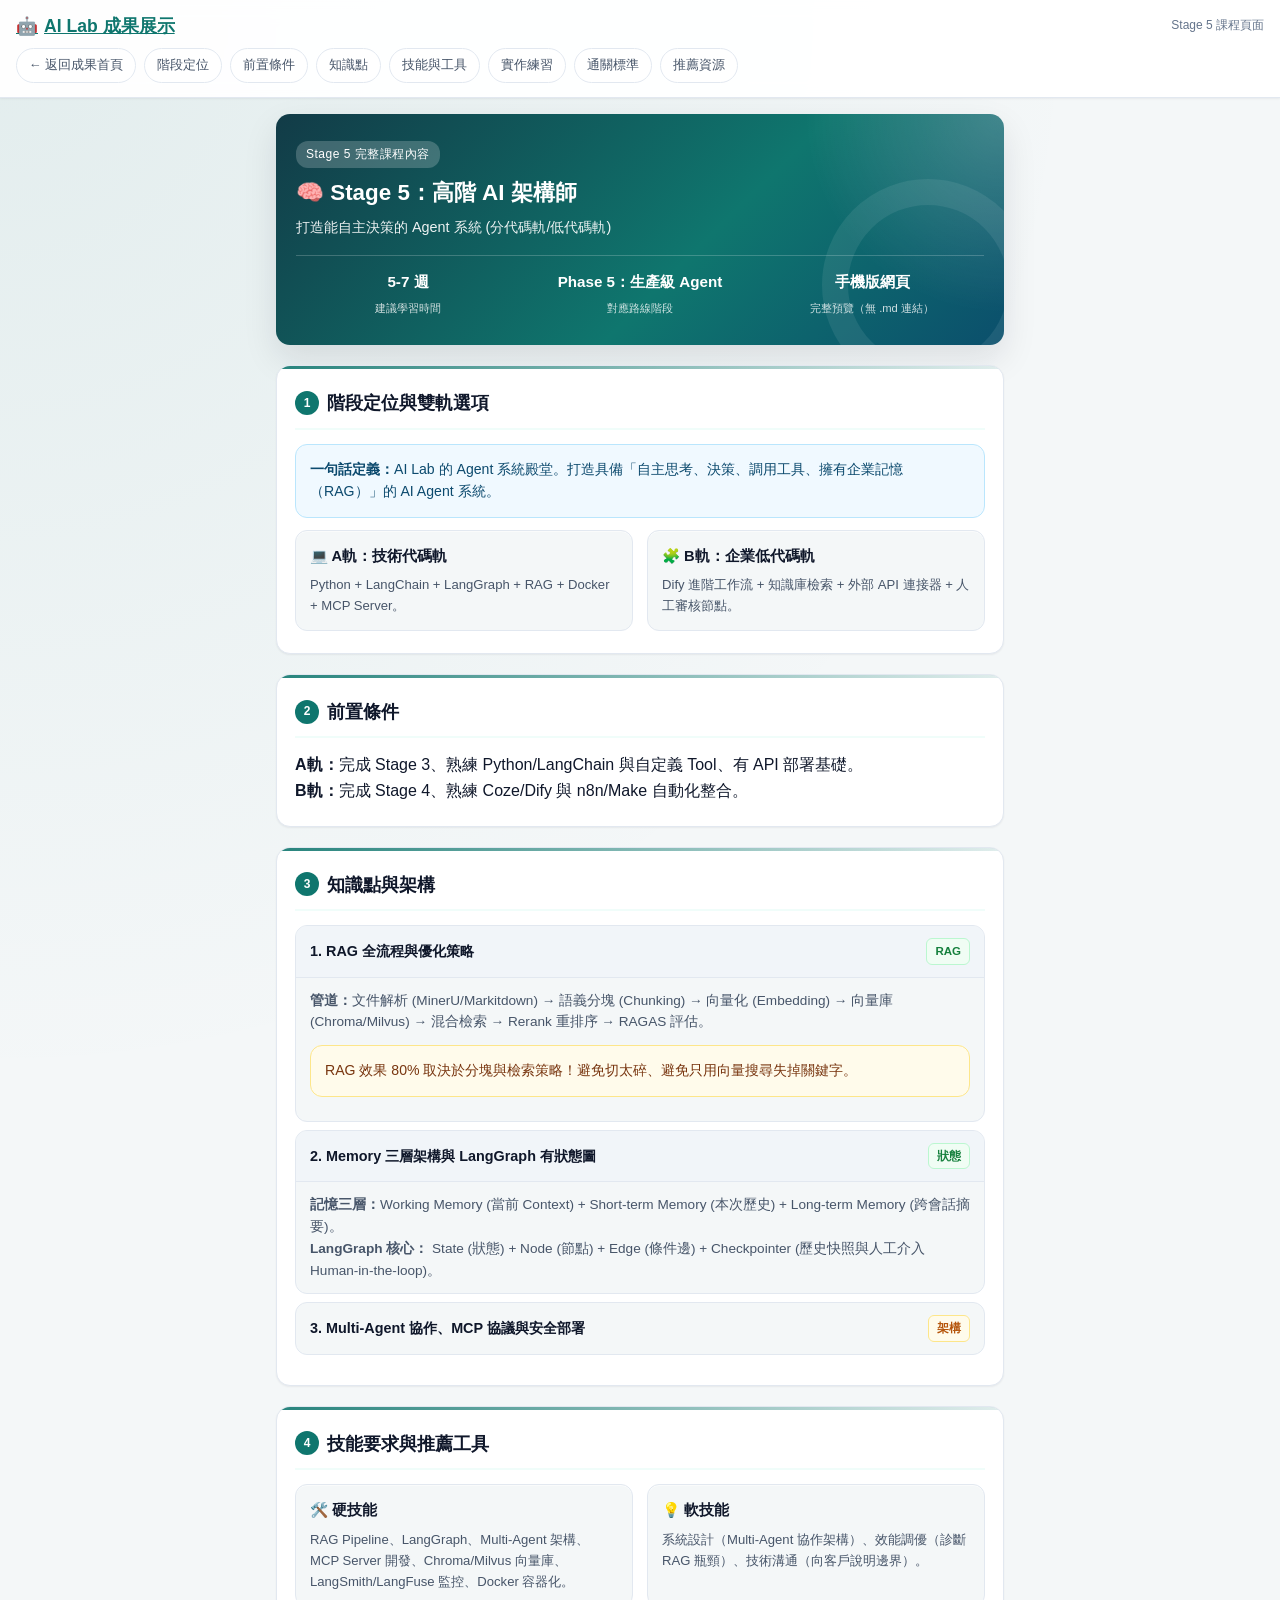
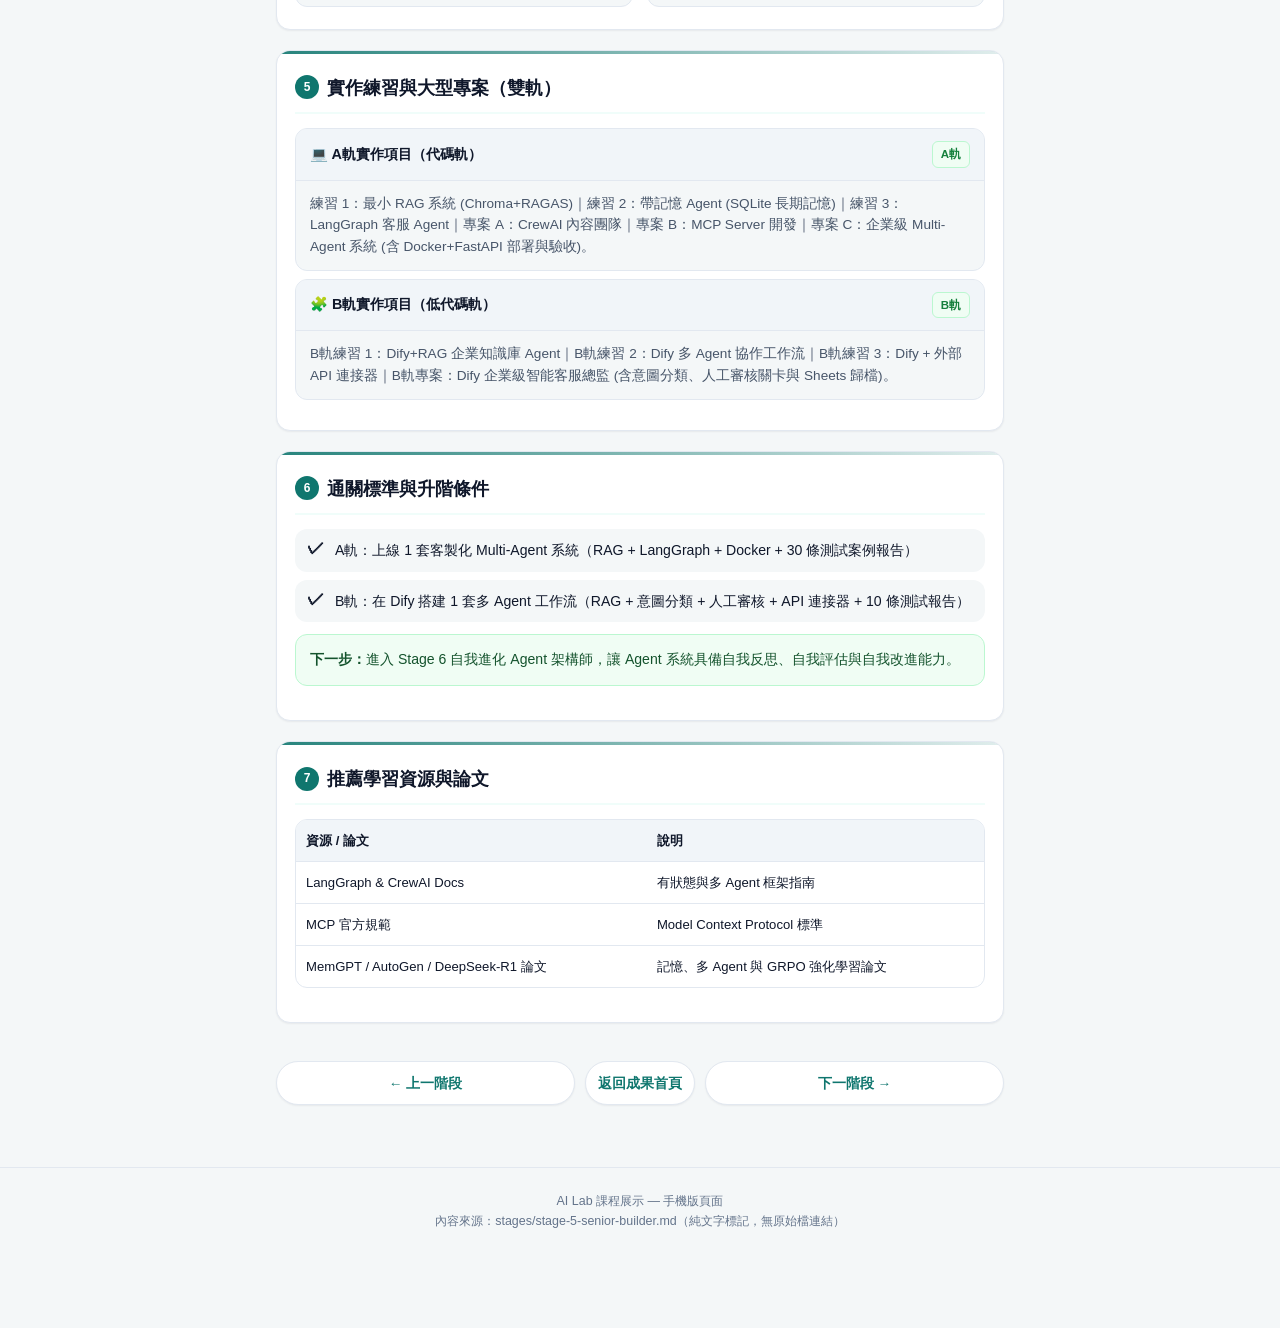
<file: docs/ai-lab-showcase/stages/stage-5.html>
<!DOCTYPE html>
<html lang="zh-TW">
<head>
  <meta charset="UTF-8">
  <meta name="viewport" content="width=device-width, initial-scale=1.0">
  <meta name="description" content="AI Lab 🧠 Stage 5：高階 AI 架構師 完整課程展示頁面。">
  <title>🧠 Stage 5：高階 AI 架構師 — AI Lab 課程展示</title>
  <link rel="stylesheet" href="../style.css">
</head>
<body>
  <header>
    <div class="brand">
      <a href="../index.html" class="brand-title"><span>🤖</span> AI Lab 成果展示</a>
      <div class="brand-subtitle">Stage 5 課程頁面</div>
    </div>
    <nav class="nav-scroll" aria-label="頁面導覽">
      <a href="../index.html" class="nav-chip">← 返回成果首頁</a>
      <a href="#positioning" class="nav-chip">階段定位</a>
      <a href="#prerequisites" class="nav-chip">前置條件</a>
      <a href="#knowledge" class="nav-chip">知識點</a>
      <a href="#skills" class="nav-chip">技能與工具</a>
      <a href="#practices" class="nav-chip">實作練習</a>
      <a href="#criteria" class="nav-chip">通關標準</a>
      <a href="#resources" class="nav-chip">推薦資源</a>
    </nav>
  </header>

  <main class="container">
    <section class="hero">
      <span class="hero-tag">Stage 5 完整課程內容</span>
      <h1>🧠 Stage 5：高階 AI 架構師</h1>
      <p>打造能自主決策的 Agent 系統 (分代碼軌/低代碼軌)</p>
      <div class="meta-bar">
        <div class="meta-item"><strong>5-7 週</strong><span>建議學習時間</span></div>
        <div class="meta-item"><strong>Phase 5：生產級 Agent</strong><span>對應路線階段</span></div>
        <div class="meta-item"><strong>手機版網頁</strong><span>完整預覽（無 .md 連結）</span></div>
      </div>
    </section>

    
    <section id="positioning" class="section-card">
      <div class="section-header"><div class="section-num">1</div><h2 class="section-title">階段定位與雙軌選項</h2></div>
      <div class="callout callout-info"><strong>一句話定義：</strong>AI Lab 的 Agent 系統殿堂。打造具備「自主思考、決策、調用工具、擁有企業記憶（RAG）」的 AI Agent 系統。</div>
      <div class="grid-2">
        <div class="subcard"><h4>💻 A軌：技術代碼軌</h4><p>Python + LangChain + LangGraph + RAG + Docker + MCP Server。</p></div>
        <div class="subcard"><h4>🧩 B軌：企業低代碼軌</h4><p>Dify 進階工作流 + 知識庫檢索 + 外部 API 連接器 + 人工審核節點。</p></div>
      </div>
    </section>

    <section id="prerequisites" class="section-card">
      <div class="section-header"><div class="section-num">2</div><h2 class="section-title">前置條件</h2></div>
      <p><strong>A軌：</strong>完成 Stage 3、熟練 Python/LangChain 與自定義 Tool、有 API 部署基礎。<br><strong>B軌：</strong>完成 Stage 4、熟練 Coze/Dify 與 n8n/Make 自動化整合。</p>
    </section>

    <section id="knowledge" class="section-card">
      <div class="section-header"><div class="section-num">3</div><h2 class="section-title">知識點與架構</h2></div>
      <details open>
        <summary><span>1. RAG 全流程與優化策略</span><span class="badge badge-completed">RAG</span></summary>
        <div class="details-content">
          <p><strong>管道：</strong>文件解析 (MinerU/Markitdown) → 語義分塊 (Chunking) → 向量化 (Embedding) → 向量庫 (Chroma/Milvus) → 混合檢索 → Rerank 重排序 → RAGAS 評估。</p>
          <div class="callout callout-warning">RAG 效果 80% 取決於分塊與檢索策略！避免切太碎、避免只用向量搜尋失掉關鍵字。</div>
        </div>
      </details>

      <details open>
        <summary><span>2. Memory 三層架構與 LangGraph 有狀態圖</span><span class="badge badge-completed">狀態</span></summary>
        <div class="details-content">
          <p><strong>記憶三層：</strong>Working Memory (當前 Context) + Short-term Memory (本次歷史) + Long-term Memory (跨會話摘要)。</p>
          <p><strong>LangGraph 核心：</strong> State (狀態) + Node (節點) + Edge (條件邊) + Checkpointer (歷史快照與人工介入 Human-in-the-loop)。</p>
        </div>
      </details>

      <details>
        <summary><span>3. Multi-Agent 協作、MCP 協議與安全部署</span><span class="badge badge-progress">架構</span></summary>
        <div class="details-content">
          <p><strong>協作模式：</strong> Supervisor (主副分工)、Decentralized (平等協商)、Hierarchical (層級樹)、Blackboard (共享白板)。框架含 CrewAI, AutoGen, LangGraph, Swarm。</p>
          <p><strong>MCP (Model Context Protocol)：</strong> 統一工具標準，讓 Client (如 Cursor) 透過標準通訊呼叫 Server 工具。</p>
          <p><strong>安全防護：</strong> Docker 物理沙箱隔離程式執行，Prompt Injection 護欄防禦惡意注入。</p>
        </div>
      </details>
    </section>

    <section id="skills" class="section-card">
      <div class="section-header"><div class="section-num">4</div><h2 class="section-title">技能要求與推薦工具</h2></div>
      <div class="grid-2">
        <div class="subcard"><h4>🛠️ 硬技能</h4><p>RAG Pipeline、LangGraph、Multi-Agent 架構、MCP Server 開發、Chroma/Milvus 向量庫、LangSmith/LangFuse 監控、Docker 容器化。</p></div>
        <div class="subcard"><h4>💡 軟技能</h4><p>系統設計（Multi-Agent 協作架構）、效能調優（診斷 RAG 瓶頸）、技術溝通（向客戶說明邊界）。</p></div>
      </div>
    </section>

    <section id="practices" class="section-card">
      <div class="section-header"><div class="section-num">5</div><h2 class="section-title">實作練習與大型專案（雙軌）</h2></div>
      <details open>
        <summary><span>💻 A軌實作項目（代碼軌）</span><span class="badge badge-completed">A軌</span></summary>
        <div class="details-content">
          <p>練習 1：最小 RAG 系統 (Chroma+RAGAS)｜練習 2：帶記憶 Agent (SQLite 長期記憶)｜練習 3：LangGraph 客服 Agent｜專案 A：CrewAI 內容團隊｜專案 B：MCP Server 開發｜專案 C：企業級 Multi-Agent 系統 (含 Docker+FastAPI 部署與驗收)。</p>
        </div>
      </details>

      <details open>
        <summary><span>🧩 B軌實作項目（低代碼軌）</span><span class="badge badge-completed">B軌</span></summary>
        <div class="details-content">
          <p>B軌練習 1：Dify+RAG 企業知識庫 Agent｜B軌練習 2：Dify 多 Agent 協作工作流｜B軌練習 3：Dify + 外部 API 連接器｜B軌專案：Dify 企業級智能客服總監 (含意圖分類、人工審核關卡與 Sheets 歸檔)。</p>
        </div>
      </details>
    </section>

    <section id="criteria" class="section-card">
      <div class="section-header"><div class="section-num">6</div><h2 class="section-title">通關標準與升階條件</h2></div>
      <ul class="checklist">
        <li class="checklist-item"><span class="checklist-icon">✓</span><div>A軌：上線 1 套客製化 Multi-Agent 系統（RAG + LangGraph + Docker + 30 條測試案例報告）</div></li>
        <li class="checklist-item"><span class="checklist-icon">✓</span><div>B軌：在 Dify 搭建 1 套多 Agent 工作流（RAG + 意圖分類 + 人工審核 + API 連接器 + 10 條測試報告）</div></li>
      </ul>
      <div class="callout callout-success">
        <strong>下一步：</strong>進入 Stage 6 自我進化 Agent 架構師，讓 Agent 系統具備自我反思、自我評估與自我改進能力。
      </div>
    </section>

    <section id="resources" class="section-card">
      <div class="section-header"><div class="section-num">7</div><h2 class="section-title">推薦學習資源與論文</h2></div>
      <div class="table-wrapper">
        <table>
          <thead><tr><th>資源 / 論文</th><th>說明</th></tr></thead>
          <tbody>
            <tr><td>LangGraph & CrewAI Docs</td><td>有狀態與多 Agent 框架指南</td></tr>
            <tr><td>MCP 官方規範</td><td>Model Context Protocol 標準</td></tr>
            <tr><td>MemGPT / AutoGen / DeepSeek-R1 論文</td><td>記憶、多 Agent 與 GRPO 強化學習論文</td></tr>
          </tbody>
        </table>
      </div>
    </section>


    <nav class="stage-nav">
      <a href="stage-4.html" class="stage-nav-btn">← 上一階段</a>
      <a href="../index.html" class="stage-nav-btn">返回成果首頁</a>
      <a href="stage-6.html" class="stage-nav-btn">下一階段 →</a>
    </nav>
  </main>

  <footer>
    AI Lab 課程展示 — 手機版頁面<br>
    內容來源：stages/stage-5-senior-builder.md（純文字標記，無原始檔連結）
  </footer>
</body>
</html>
</file>
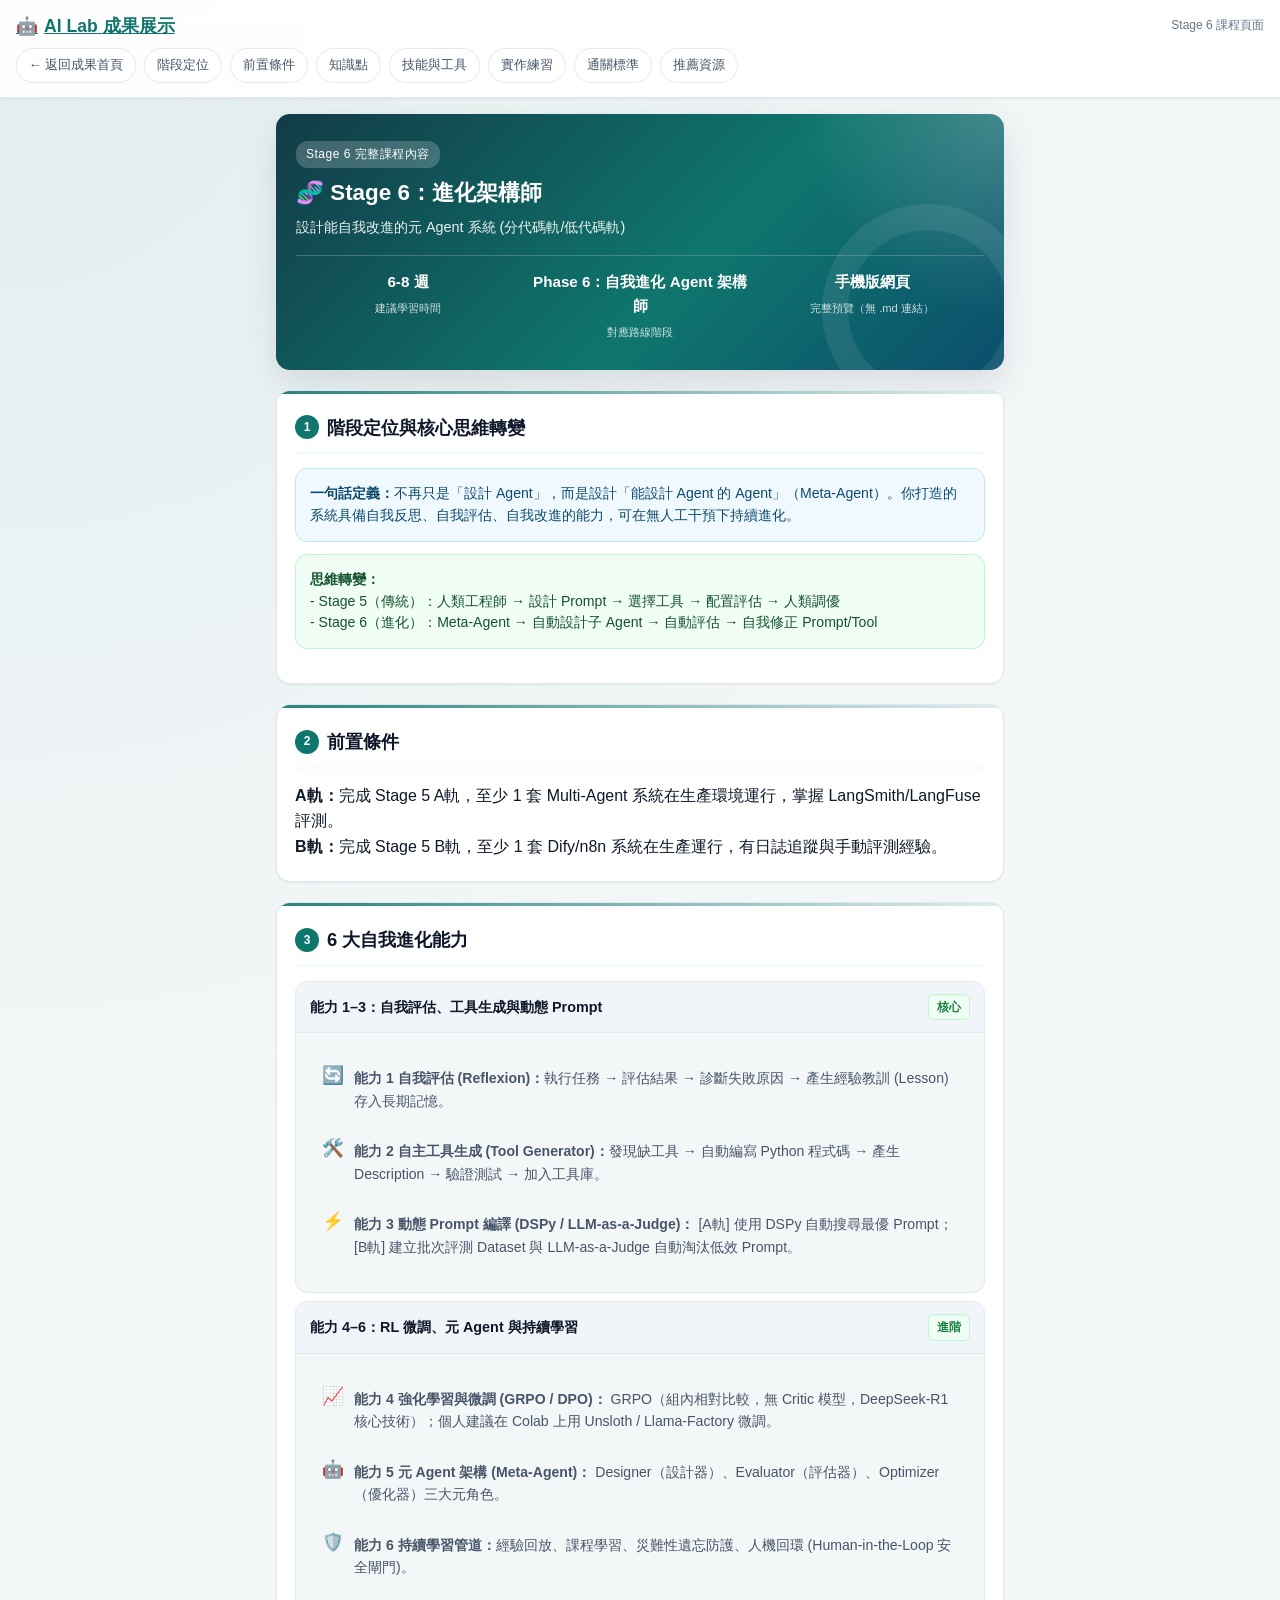
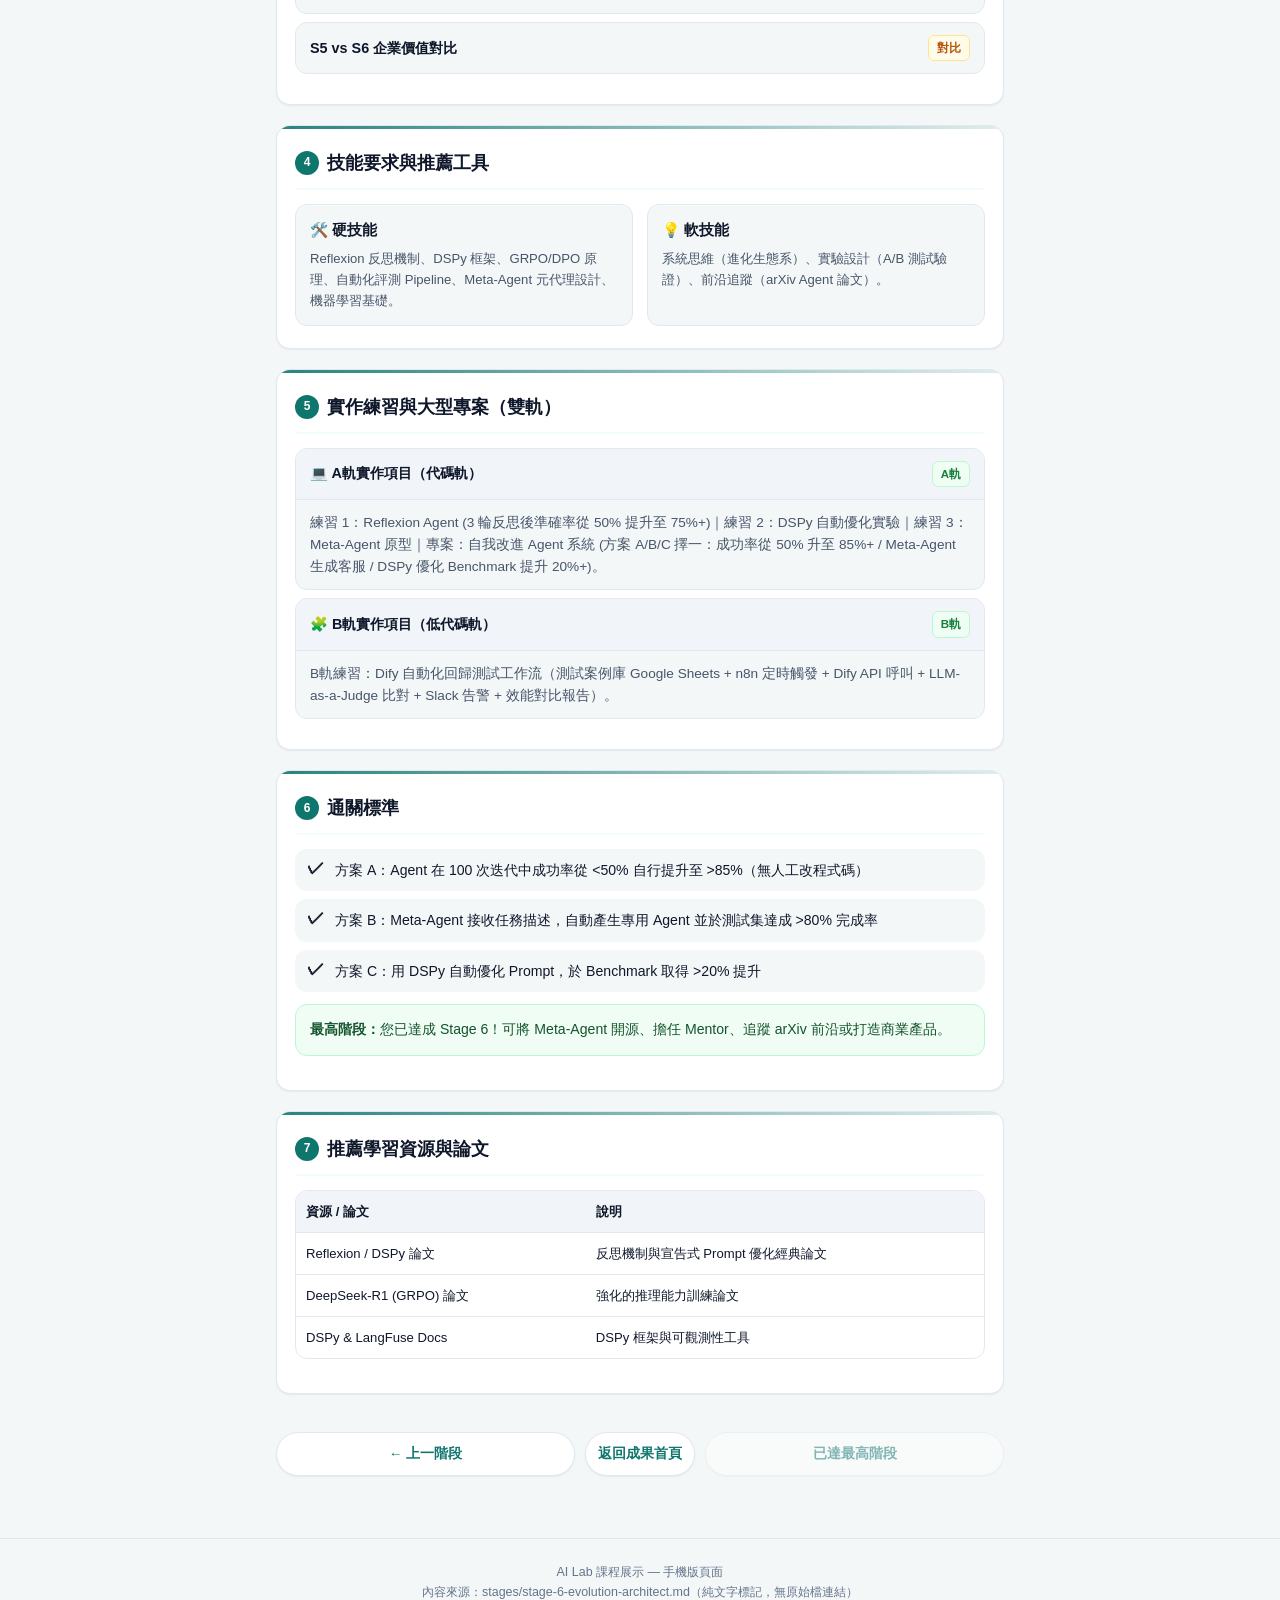
<file: docs/ai-lab-showcase/stages/stage-6.html>
<!DOCTYPE html>
<html lang="zh-TW">
<head>
  <meta charset="UTF-8">
  <meta name="viewport" content="width=device-width, initial-scale=1.0">
  <meta name="description" content="AI Lab 🧬 Stage 6：進化架構師 完整課程展示頁面。">
  <title>🧬 Stage 6：進化架構師 — AI Lab 課程展示</title>
  <link rel="stylesheet" href="../style.css">
</head>
<body>
  <header>
    <div class="brand">
      <a href="../index.html" class="brand-title"><span>🤖</span> AI Lab 成果展示</a>
      <div class="brand-subtitle">Stage 6 課程頁面</div>
    </div>
    <nav class="nav-scroll" aria-label="頁面導覽">
      <a href="../index.html" class="nav-chip">← 返回成果首頁</a>
      <a href="#positioning" class="nav-chip">階段定位</a>
      <a href="#prerequisites" class="nav-chip">前置條件</a>
      <a href="#knowledge" class="nav-chip">知識點</a>
      <a href="#skills" class="nav-chip">技能與工具</a>
      <a href="#practices" class="nav-chip">實作練習</a>
      <a href="#criteria" class="nav-chip">通關標準</a>
      <a href="#resources" class="nav-chip">推薦資源</a>
    </nav>
  </header>

  <main class="container">
    <section class="hero">
      <span class="hero-tag">Stage 6 完整課程內容</span>
      <h1>🧬 Stage 6：進化架構師</h1>
      <p>設計能自我改進的元 Agent 系統 (分代碼軌/低代碼軌)</p>
      <div class="meta-bar">
        <div class="meta-item"><strong>6-8 週</strong><span>建議學習時間</span></div>
        <div class="meta-item"><strong>Phase 6：自我進化 Agent 架構師</strong><span>對應路線階段</span></div>
        <div class="meta-item"><strong>手機版網頁</strong><span>完整預覽（無 .md 連結）</span></div>
      </div>
    </section>

    
    <section id="positioning" class="section-card">
      <div class="section-header"><div class="section-num">1</div><h2 class="section-title">階段定位與核心思維轉變</h2></div>
      <div class="callout callout-info"><strong>一句話定義：</strong>不再只是「設計 Agent」，而是設計「能設計 Agent 的 Agent」（Meta-Agent）。你打造的系統具備自我反思、自我評估、自我改進的能力，可在無人工干預下持續進化。</div>
      <div class="callout callout-success">
        <strong>思維轉變：</strong><br>
        - Stage 5（傳統）：人類工程師 → 設計 Prompt → 選擇工具 → 配置評估 → 人類調優<br>
        - Stage 6（進化）：Meta-Agent → 自動設計子 Agent → 自動評估 → 自我修正 Prompt/Tool
      </div>
    </section>

    <section id="prerequisites" class="section-card">
      <div class="section-header"><div class="section-num">2</div><h2 class="section-title">前置條件</h2></div>
      <p><strong>A軌：</strong>完成 Stage 5 A軌，至少 1 套 Multi-Agent 系統在生產環境運行，掌握 LangSmith/LangFuse 評測。<br><strong>B軌：</strong>完成 Stage 5 B軌，至少 1 套 Dify/n8n 系統在生產運行，有日誌追蹤與手動評測經驗。</p>
    </section>

    <section id="knowledge" class="section-card">
      <div class="section-header"><div class="section-num">3</div><h2 class="section-title">6 大自我進化能力</h2></div>
      <details open>
        <summary><span>能力 1–3：自我評估、工具生成與動態 Prompt</span><span class="badge badge-completed">核心</span></summary>
        <div class="details-content">
          <ul class="checklist">
            <li class="checklist-item"><span class="checklist-icon">🔄</span><div><strong>能力 1 自我評估 (Reflexion)：</strong>執行任務 → 評估結果 → 診斷失敗原因 → 產生經驗教訓 (Lesson) 存入長期記憶。</div></li>
            <li class="checklist-item"><span class="checklist-icon">🛠️</span><div><strong>能力 2 自主工具生成 (Tool Generator)：</strong>發現缺工具 → 自動編寫 Python 程式碼 → 產生 Description → 驗證測試 → 加入工具庫。</div></li>
            <li class="checklist-item"><span class="checklist-icon">⚡</span><div><strong>能力 3 動態 Prompt 編譯 (DSPy / LLM-as-a-Judge)：</strong> [A軌] 使用 DSPy 自動搜尋最優 Prompt；[B軌] 建立批次評測 Dataset 與 LLM-as-a-Judge 自動淘汰低效 Prompt。</div></li>
          </ul>
        </div>
      </details>

      <details open>
        <summary><span>能力 4–6：RL 微調、元 Agent 與持續學習</span><span class="badge badge-completed">進階</span></summary>
        <div class="details-content">
          <ul class="checklist">
            <li class="checklist-item"><span class="checklist-icon">📈</span><div><strong>能力 4 強化學習與微調 (GRPO / DPO)：</strong> GRPO（組內相對比較，無 Critic 模型，DeepSeek-R1 核心技術）；個人建議在 Colab 上用 Unsloth / Llama-Factory 微調。</div></li>
            <li class="checklist-item"><span class="checklist-icon">🤖</span><div><strong>能力 5 元 Agent 架構 (Meta-Agent)：</strong> Designer（設計器）、Evaluator（評估器）、Optimizer（優化器）三大元角色。</div></li>
            <li class="checklist-item"><span class="checklist-icon">🛡️</span><div><strong>能力 6 持續學習管道：</strong>經驗回放、課程學習、災難性遺忘防護、人機回環 (Human-in-the-Loop 安全閘門)。</div></li>
          </ul>
        </div>
      </details>

      <details>
        <summary><span>S5 vs S6 企業價值對比</span><span class="badge badge-progress">對比</span></summary>
        <div class="details-content">
          <div class="table-wrapper">
            <table>
              <thead><tr><th>維度</th><th>傳統 Agent (Stage 5)</th><th>自我進化 Agent (Stage 6)</th></tr></thead>
              <tbody>
                <tr><td>維護成本</td><td>工程師定期手動調整 Prompt與工具</td><td>Agent 自我調整，維護成本趨近於零</td></tr>
                <tr><td>適應速度</td><td>業務變化 → 等待開發排程</td><td>業務變化 → Agent 即時自我適應</td></tr>
                <tr><td>錯誤改進</td><td>依賴人工發現修復</td><td>Agent 自動發現並自動修正</td></tr>
              </tbody>
            </table>
          </div>
        </div>
      </details>
    </section>

    <section id="skills" class="section-card">
      <div class="section-header"><div class="section-num">4</div><h2 class="section-title">技能要求與推薦工具</h2></div>
      <div class="grid-2">
        <div class="subcard"><h4>🛠️ 硬技能</h4><p>Reflexion 反思機制、DSPy 框架、GRPO/DPO 原理、自動化評測 Pipeline、Meta-Agent 元代理設計、機器學習基礎。</p></div>
        <div class="subcard"><h4>💡 軟技能</h4><p>系統思維（進化生態系）、實驗設計（A/B 測試驗證）、前沿追蹤（arXiv Agent 論文）。</p></div>
      </div>
    </section>

    <section id="practices" class="section-card">
      <div class="section-header"><div class="section-num">5</div><h2 class="section-title">實作練習與大型專案（雙軌）</h2></div>
      <details open>
        <summary><span>💻 A軌實作項目（代碼軌）</span><span class="badge badge-completed">A軌</span></summary>
        <div class="details-content">
          <p>練習 1：Reflexion Agent (3 輪反思後準確率從 50% 提升至 75%+)｜練習 2：DSPy 自動優化實驗｜練習 3：Meta-Agent 原型｜專案：自我改進 Agent 系統 (方案 A/B/C 擇一：成功率從 50% 升至 85%+ / Meta-Agent 生成客服 / DSPy 優化 Benchmark 提升 20%+)。</p>
        </div>
      </details>

      <details open>
        <summary><span>🧩 B軌實作項目（低代碼軌）</span><span class="badge badge-completed">B軌</span></summary>
        <div class="details-content">
          <p>B軌練習：Dify 自動化回歸測試工作流（測試案例庫 Google Sheets + n8n 定時觸發 + Dify API 呼叫 + LLM-as-a-Judge 比對 + Slack 告警 + 效能對比報告）。</p>
        </div>
      </details>
    </section>

    <section id="criteria" class="section-card">
      <div class="section-header"><div class="section-num">6</div><h2 class="section-title">通關標準</h2></div>
      <ul class="checklist">
        <li class="checklist-item"><span class="checklist-icon">✓</span><div>方案 A：Agent 在 100 次迭代中成功率從 &lt;50% 自行提升至 &gt;85%（無人工改程式碼）</div></li>
        <li class="checklist-item"><span class="checklist-icon">✓</span><div>方案 B：Meta-Agent 接收任務描述，自動產生專用 Agent 並於測試集達成 &gt;80% 完成率</div></li>
        <li class="checklist-item"><span class="checklist-icon">✓</span><div>方案 C：用 DSPy 自動優化 Prompt，於 Benchmark 取得 &gt;20% 提升</div></li>
      </ul>
      <div class="callout callout-success">
        <strong>最高階段：</strong>您已達成 Stage 6！可將 Meta-Agent 開源、擔任 Mentor、追蹤 arXiv 前沿或打造商業產品。
      </div>
    </section>

    <section id="resources" class="section-card">
      <div class="section-header"><div class="section-num">7</div><h2 class="section-title">推薦學習資源與論文</h2></div>
      <div class="table-wrapper">
        <table>
          <thead><tr><th>資源 / 論文</th><th>說明</th></tr></thead>
          <tbody>
            <tr><td>Reflexion / DSPy 論文</td><td>反思機制與宣告式 Prompt 優化經典論文</td></tr>
            <tr><td>DeepSeek-R1 (GRPO) 論文</td><td>強化的推理能力訓練論文</td></tr>
            <tr><td>DSPy & LangFuse Docs</td><td>DSPy 框架與可觀測性工具</td></tr>
          </tbody>
        </table>
      </div>
    </section>


    <nav class="stage-nav">
      <a href="stage-5.html" class="stage-nav-btn">← 上一階段</a>
      <a href="../index.html" class="stage-nav-btn">返回成果首頁</a>
      <span class="stage-nav-btn" style="opacity:0.5;pointer-events:none;">已達最高階段</span>
    </nav>
  </main>

  <footer>
    AI Lab 課程展示 — 手機版頁面<br>
    內容來源：stages/stage-6-evolution-architect.md（純文字標記，無原始檔連結）
  </footer>
</body>
</html>
</file>
<file: docs/ai-lab-showcase/style.css>
﻿/* AI Lab 螻慕､ｺ邯ｲ遶・窶・謇区ｩ溷━蜈域ｨ｣蠑剰｡ｨ (Mobile-First CSS) */

 :root {
  --bg-main: #f4f7f8;
  --bg-card: #ffffff;
  --bg-nav: rgba(255, 255, 255, 0.94);
   --text-primary: #0f172a;
   --text-secondary: #475569;
   --text-muted: #64748b;
  --primary: #0f766e;
  --primary-light: #f0fdfa;
  --primary-border: #99f6e4;
  --accent-teal: #0f766e;
  --accent-teal-light: #f0fdfa;
  --success: #15803d;
  --success-bg: #f0fdf4;
   --success-border: #bbf7d0;
   --warning: #b45309;
   --warning-bg: #fffbeb;
   --warning-border: #fde68a;
   --danger: #b91c1c;
   --danger-bg: #fef2f2;
   --danger-border: #fecaca;
   --info: #0369a1;
   --info-bg: #f0f9ff;
   --info-border: #bae6fd;
   --border-color: #e2e8f0;
  --radius: 14px;
  --radius-sm: 12px;
  --shadow-sm: 0 1px 2px rgba(15, 23, 42, 0.06);
  --shadow: 0 14px 34px rgba(15, 23, 42, 0.10);
   --font-family: -apple-system, BlinkMacSystemFont, "Segoe UI", Roboto, "Helvetica Neue", Arial, "PingFang TC", "Heiti TC", "Microsoft JhengHei", sans-serif;
 }

 * {
   box-sizing: border-box;
   margin: 0;
   padding: 0;
 }

 body {
   font-family: var(--font-family);
   background-color: var(--bg-main);
   color: var(--text-primary);
   line-height: 1.6;
  padding-bottom: 72px;
  -webkit-text-size-adjust: 100%;
  background:
    radial-gradient(circle at top left, rgba(15, 118, 110, 0.08), transparent 34%),
    var(--bg-main);
}

 /* Sticky Header / Quick Nav */
 header {
   position: sticky;
   top: 0;
   z-index: 100;
  background-color: var(--bg-nav);
  backdrop-filter: blur(10px);
   border-bottom: 1px solid var(--border-color);
   padding: 12px 16px;
   box-shadow: var(--shadow-sm);
 }

 .brand {
   display: flex;
   align-items: center;
   justify-content: space-between;
 }

 .brand-title {
   font-size: 1.1rem;
   font-weight: 700;
   color: var(--primary);
   display: flex;
   align-items: center;
   gap: 6px;
 }

 .brand-subtitle {
   font-size: 0.75rem;
   color: var(--text-muted);
 }

 .nav-scroll {
   display: flex;
   gap: 8px;
   overflow-x: auto;
   padding: 8px 0 2px 0;
   scrollbar-width: none;
 }

 .nav-scroll::-webkit-scrollbar {
   display: none;
 }

 .nav-chip {
   white-space: nowrap;
   font-size: 0.8rem;
   font-weight: 500;
   padding: 6px 12px;
   border-radius: 20px;
  background: rgba(255, 255, 255, 0.72);
  color: var(--text-secondary);
   text-decoration: none;
   border: 1px solid var(--border-color);
   transition: all 0.2s ease;
 }

 .nav-chip:active, .nav-chip.active {
   background: var(--primary);
   color: #ffffff;
   border-color: var(--primary);
 }

/* Layout Container */
.container {
  max-width: 760px;
   margin: 0 auto;
   padding: 16px;
  display: flex;
  flex-direction: column;
  gap: 20px;
}

 /* Keep the capability-first narrative order without duplicating content. */
 .container > .hero { order: 0; }
 .container > #what { order: 1; }
 .container > #problems { order: 2; }
 .container > #stages { order: 3; }
 .container > #tracks { order: 4; }
 .container > #practice { order: 5; }
 .container > #files { order: 6; }
 .container > #github { order: 7; }
 .container > #foundation { order: 8; }
 .container > #next { order: 9; }

/* Hero Banner */
.hero {
  order: 0;
  background:
    radial-gradient(circle at top right, rgba(255, 255, 255, 0.22), transparent 26%),
    linear-gradient(135deg, #123b47 0%, #0f766e 58%, #0b4f6c 100%);
  color: #ffffff;
  border-radius: var(--radius);
  padding: 26px 20px;
  margin-bottom: 0;
  box-shadow: var(--shadow);
  position: relative;
  overflow: hidden;
}

.hero::after {
  content: "";
  position: absolute;
  inset: auto -30px -46px auto;
  width: 160px;
  height: 160px;
  border-radius: 50%;
  border: 26px solid rgba(255, 255, 255, 0.08);
  pointer-events: none;
}

 .hero-tag {
   display: inline-block;
   background: rgba(255, 255, 255, 0.2);
   font-size: 0.75rem;
   padding: 4px 10px;
   border-radius: 12px;
   margin-bottom: 10px;
   letter-spacing: 0.5px;
 }

 .hero h1 {
   font-size: 1.4rem;
   font-weight: 800;
   line-height: 1.3;
   margin-bottom: 10px;
 }

 .hero p {
   font-size: 0.9rem;
   opacity: 0.92;
   line-height: 1.5;
 }

 /* Quick Meta Info */
 .meta-bar {
   display: grid;
   grid-template-columns: repeat(3, 1fr);
   gap: 8px;
   margin-top: 16px;
   padding-top: 14px;
   border-top: 1px solid rgba(255, 255, 255, 0.2);
   text-align: center;
 }

 .meta-item strong {
   display: block;
   font-size: 0.95rem;
 }

 .meta-item span {
   font-size: 0.7rem;
   opacity: 0.8;
 }

/* Section Cards */
.section-card {
  background: var(--bg-card);
  border-radius: var(--radius);
  padding: 22px 18px;
  margin-bottom: 0;
  border: 1px solid var(--border-color);
  box-shadow: var(--shadow-sm);
  position: relative;
  overflow: hidden;
}

.section-card::before {
  content: "";
  position: absolute;
  top: 0;
  left: 0;
  right: 0;
  height: 3px;
  background: linear-gradient(90deg, var(--primary), rgba(15, 118, 110, 0.14));
  opacity: 0.9;
}

 .section-header {
   display: flex;
   align-items: center;
   gap: 8px;
   margin-bottom: 14px;
   padding-bottom: 10px;
   border-bottom: 2px solid var(--primary-light);
 }

 .section-num {
   background: var(--primary);
   color: #ffffff;
   font-size: 0.75rem;
   font-weight: 700;
   width: 24px;
   height: 24px;
   border-radius: 50%;
   display: flex;
   align-items: center;
   justify-content: center;
   flex-shrink: 0;
 }

 .section-title {
   font-size: 1.15rem;
   font-weight: 700;
   color: var(--text-primary);
 }

 /* Status Badges */
 .badge {
   display: inline-flex;
   align-items: center;
   gap: 4px;
   font-size: 0.72rem;
   font-weight: 600;
   padding: 3px 8px;
   border-radius: 6px;
 }

 .badge-completed {
   background: var(--success-bg);
   color: var(--success);
   border: 1px solid var(--success-border);
 }

 .badge-progress {
   background: var(--warning-bg);
   color: var(--warning);
   border: 1px solid var(--warning-border);
 }

 .badge-proposed {
   background: var(--info-bg);
   color: var(--info);
   border: 1px solid var(--info-border);
 }

 .badge-decision {
   background: var(--danger-bg);
   color: var(--danger);
   border: 1px solid var(--danger-border);
 }

/* Responsive Flow / Process Steps */
.process-flow {
  display: flex;
  flex-direction: column;
  gap: 0;
  margin: 14px 0;
  position: relative;
}

.flow-step {
  background: var(--bg-main);
  border-left: 4px solid var(--primary);
  padding: 12px 14px;
  border-radius: 0 var(--radius-sm) var(--radius-sm) 0;
  position: relative;
  margin-left: 16px;
  margin-bottom: 14px;
}

.process-flow::before {
  content: "";
  position: absolute;
  left: 7px;
  top: 8px;
  bottom: 8px;
  width: 2px;
  background: linear-gradient(180deg, var(--primary), rgba(15, 118, 110, 0.16));
}

.flow-step::before {
  content: "";
  position: absolute;
  left: -12px;
  top: 18px;
  width: 10px;
  height: 10px;
  border-radius: 50%;
  background: #ffffff;
  border: 3px solid var(--primary);
  box-shadow: 0 0 0 4px rgba(15, 118, 110, 0.10);
}

 .flow-step-link {
   display: block;
   color: inherit;
   text-decoration: none;
   transition: background-color 0.2s ease, box-shadow 0.2s ease, transform 0.2s ease;
 }

 .flow-step-link:hover,
 .flow-step-link:focus-visible {
   background: var(--primary-light);
   box-shadow: var(--shadow-sm);
   outline: none;
   transform: translateY(-1px);
 }

 .flow-step-link:focus-visible {
   box-shadow: 0 0 0 3px var(--primary-border), var(--shadow-sm);
 }

 .step-pass {
   margin-top: 8px;
   padding: 6px 8px;
   border-radius: 6px;
   background: var(--success-bg);
   color: var(--success);
   font-size: 0.78rem;
   line-height: 1.45;
 }

 .step-link-hint {
   display: block;
   margin-top: 8px;
   color: var(--primary);
   font-size: 0.78rem;
   font-weight: 600;
 }

 .step-head {
   display: flex;
   align-items: center;
   justify-content: space-between;
   margin-bottom: 4px;
 }

 .step-title {
   font-weight: 700;
   font-size: 0.95rem;
   color: var(--primary);
 }

 .step-actor {
   font-size: 0.75rem;
   background: #e2e8f0;
   padding: 2px 8px;
   border-radius: 10px;
   color: var(--text-secondary);
 }

 .step-desc {
   font-size: 0.85rem;
   color: var(--text-secondary);
 }

 /* Checklist Style */
 .checklist {
   list-style: none;
   margin: 12px 0;
 }

 .checklist-item {
   display: flex;
   align-items: flex-start;
   gap: 10px;
   padding: 10px 12px;
   background: var(--bg-main);
   border-radius: var(--radius-sm);
   margin-bottom: 8px;
   font-size: 0.88rem;
 }

 .checklist-icon {
   font-weight: bold;
   font-size: 1.1rem;
   flex-shrink: 0;
   line-height: 1;
 }

/* Cards Grid / Two Columns on wide screens */
.grid-2 {
  display: grid;
  grid-template-columns: 1fr;
  gap: 14px;
}

 @media (min-width: 480px) {
   .grid-2 {
     grid-template-columns: 1fr 1fr;
   }
 }

.subcard {
  background: var(--bg-main);
  padding: 14px;
  border-radius: var(--radius-sm);
  border: 1px solid var(--border-color);
  box-shadow: inset 0 1px 0 rgba(255,255,255,0.55);
}

 .subcard h4 {
   font-size: 0.92rem;
   margin-bottom: 6px;
   color: var(--text-primary);
 }

 .subcard p {
   font-size: 0.82rem;
   color: var(--text-secondary);
 }

 /* Callout box */
 .callout {
   padding: 14px;
   border-radius: var(--radius-sm);
   font-size: 0.88rem;
   margin: 12px 0;
   line-height: 1.55;
 }

 .callout-warning {
   background: var(--warning-bg);
   border: 1px solid var(--warning-border);
   color: #78350f;
 }

 .callout-danger {
   background: var(--danger-bg);
   border: 1px solid var(--danger-border);
   color: #7f1d1d;
 }

 .callout-info {
   background: var(--info-bg);
   border: 1px solid var(--info-border);
   color: #0c4a6e;
 }

 .callout-success {
   background: var(--success-bg);
   border: 1px solid var(--success-border);
   color: #14532d;
 }

 /* Simple Table styling for mobile */
 .table-wrapper {
   overflow-x: auto;
   margin: 12px 0;
   border-radius: var(--radius-sm);
   border: 1px solid var(--border-color);
 }

 table {
   width: 100%;
   border-collapse: collapse;
   font-size: 0.82rem;
   text-align: left;
 }

 th, td {
   padding: 10px;
   border-bottom: 1px solid var(--border-color);
 }

 th {
   background: #f1f5f9;
   font-weight: 700;
   color: var(--text-primary);
   white-space: nowrap;
 }

 tr:last-child td {
   border-bottom: none;
 }

 /* Accordion / Details styling */
 details {
   background: var(--bg-main);
   border-radius: var(--radius-sm);
   border: 1px solid var(--border-color);
   margin-bottom: 8px;
   overflow: hidden;
 }

 summary {
   padding: 12px 14px;
   font-weight: 600;
   font-size: 0.9rem;
   cursor: pointer;
   user-select: none;
   display: flex;
   align-items: center;
   justify-content: space-between;
   color: var(--text-primary);
 }

 details[open] summary {
   border-bottom: 1px solid var(--border-color);
   background: #f1f5f9;
 }

 .details-content {
   padding: 12px 14px;
   font-size: 0.85rem;
   color: var(--text-secondary);
 }

/* Action Buttons */
.btn-group {
  display: flex;
  flex-direction: column;
  gap: 10px;
  margin-top: 16px;
}

.stage-nav {
  display: grid;
  grid-template-columns: 1fr auto 1fr;
  gap: 10px;
  margin: 18px 0 6px;
}

.stage-nav-btn {
  display: inline-flex;
  align-items: center;
  justify-content: center;
  min-height: 44px;
  padding: 10px 12px;
  border-radius: 999px;
  background: var(--bg-card);
  border: 1px solid var(--border-color);
  color: var(--primary);
  font-size: 0.85rem;
  font-weight: 700;
  text-decoration: none;
  box-shadow: var(--shadow-sm);
}

.stage-nav-btn:hover,
.stage-nav-btn:focus-visible {
  background: var(--primary);
  color: #ffffff;
  border-color: var(--primary);
  outline: none;
}

 .btn {
   display: inline-flex;
   align-items: center;
   justify-content: center;
   gap: 8px;
   padding: 12px 20px;
   border-radius: var(--radius-sm);
   font-size: 0.9rem;
   font-weight: 600;
   text-decoration: none;
   text-align: center;
   border: none;
   cursor: pointer;
   transition: all 0.2s ease;
 }

 .btn-primary {
   background: var(--primary);
   color: #ffffff;
 }

 .btn-secondary {
   background: #e2e8f0;
   color: var(--text-primary);
 }

 .btn-outline {
   background: transparent;
   border: 1px solid var(--primary);
   color: var(--primary);
 }

/* Footer */
footer {
  text-align: center;
  font-size: 0.78rem;
  color: var(--text-muted);
  padding: 24px 16px;
  border-top: 1px solid var(--border-color);
  margin-top: 40px;
}

@media (max-width: 520px) {
  .stage-nav {
    grid-template-columns: 1fr;
  }
}

@media (prefers-reduced-motion: no-preference) {
  .section-card,
  .hero {
    transition: transform 0.2s ease, box-shadow 0.2s ease;
  }

  .flow-step-link:active,
  .stage-nav-btn:active,
  .btn:active {
    transform: translateY(1px) scale(0.99);
  }
}
</file>
